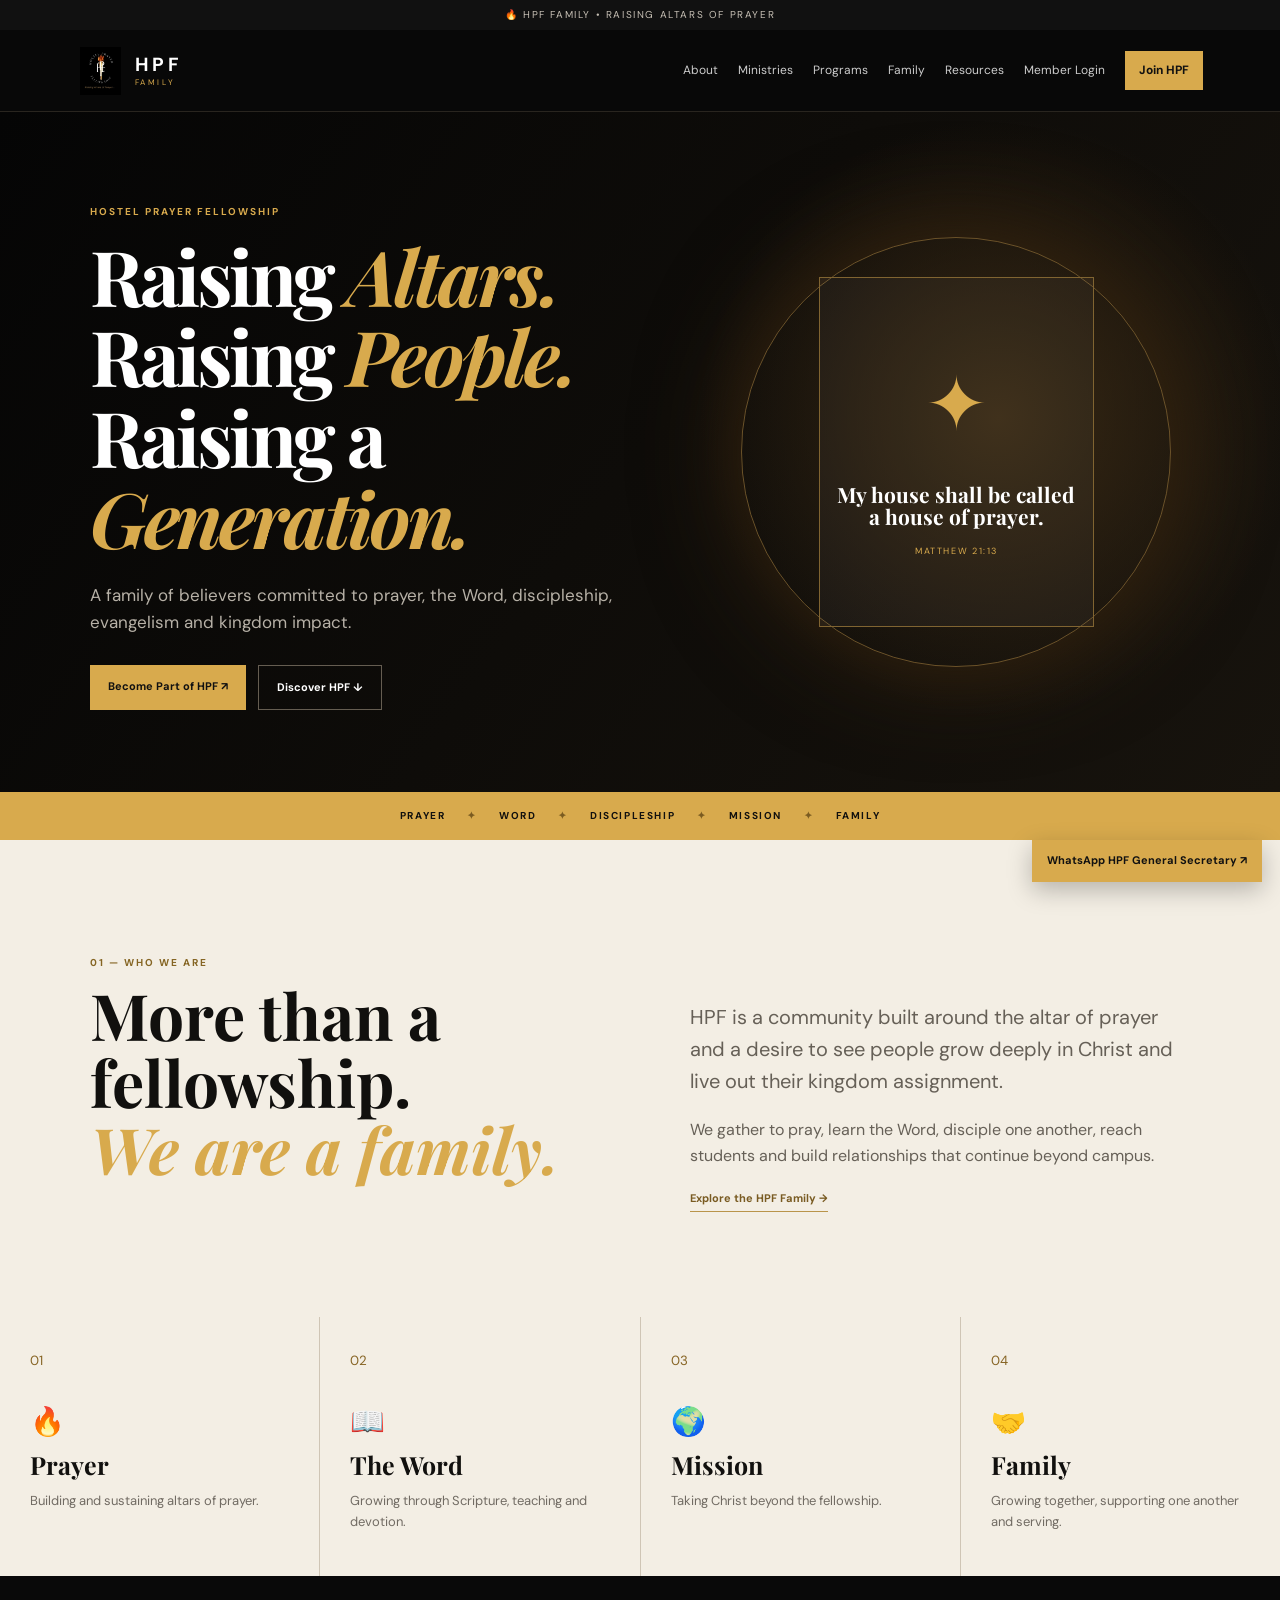
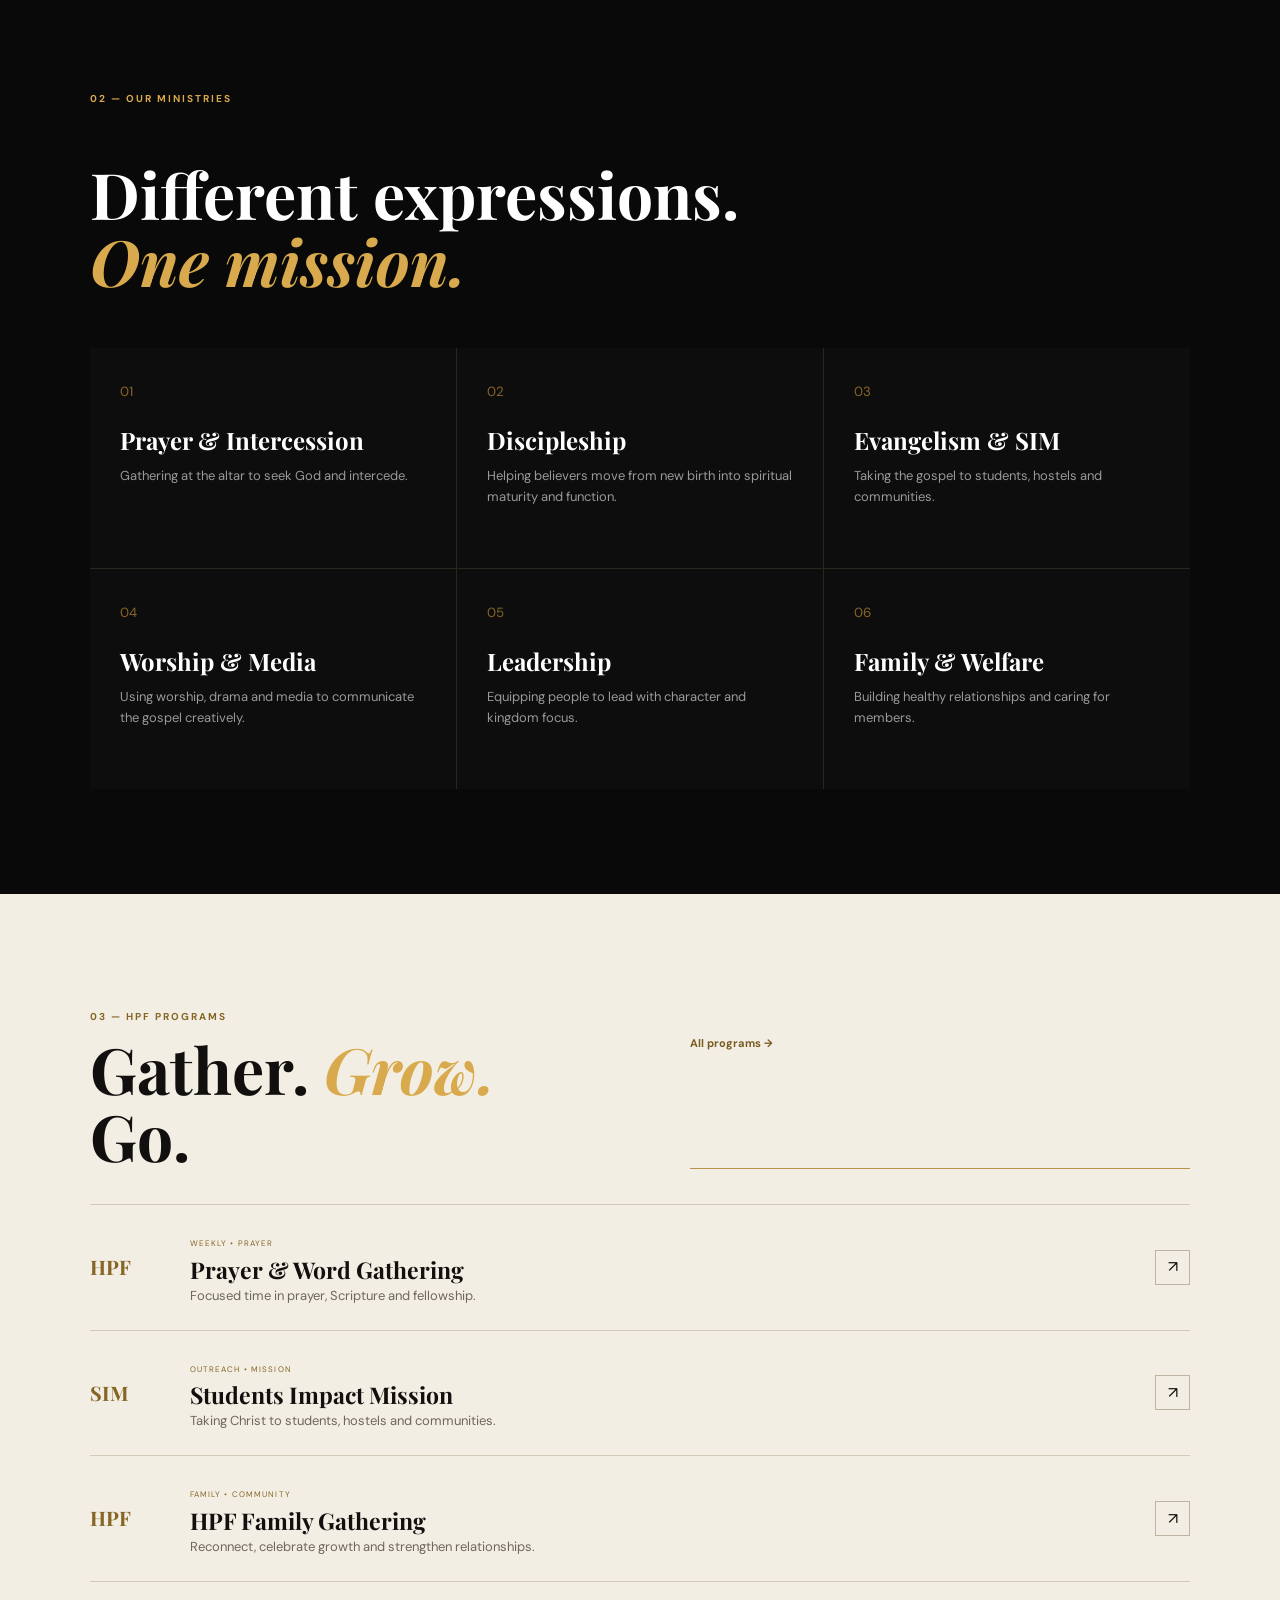
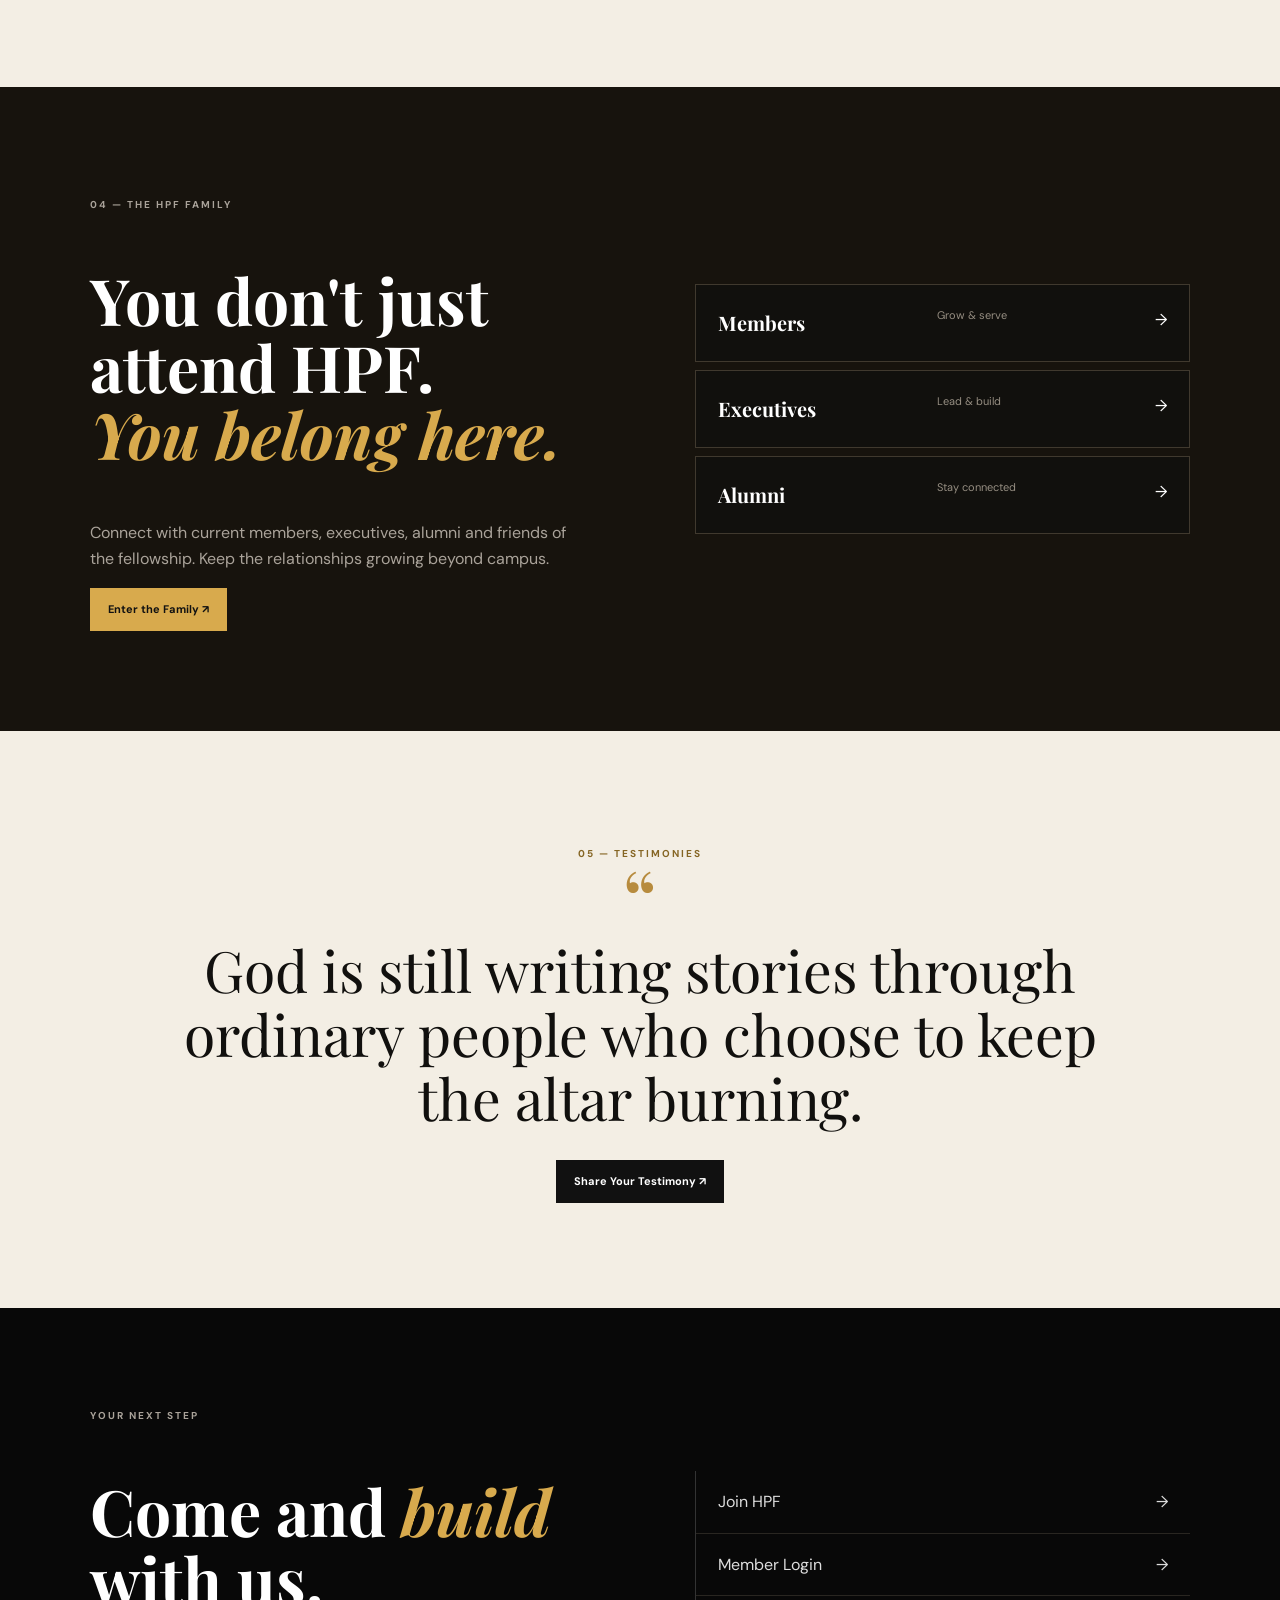
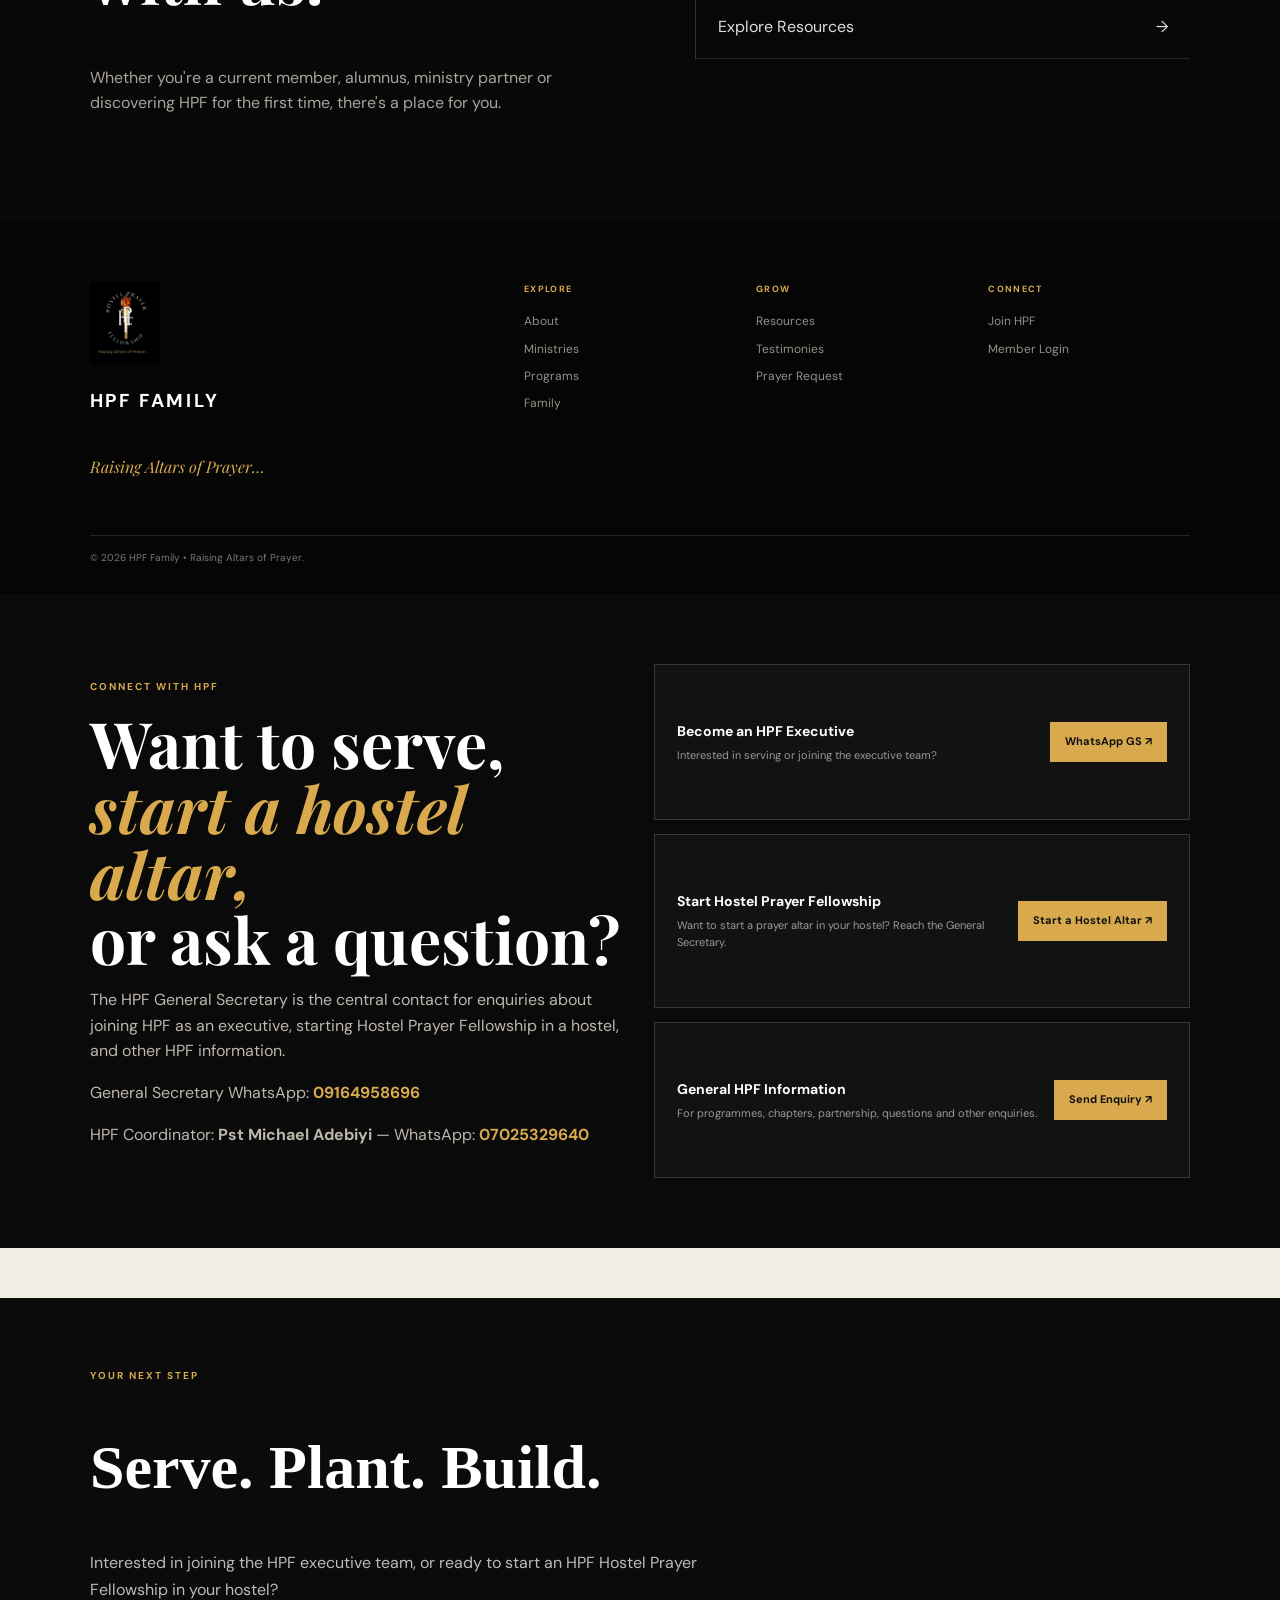
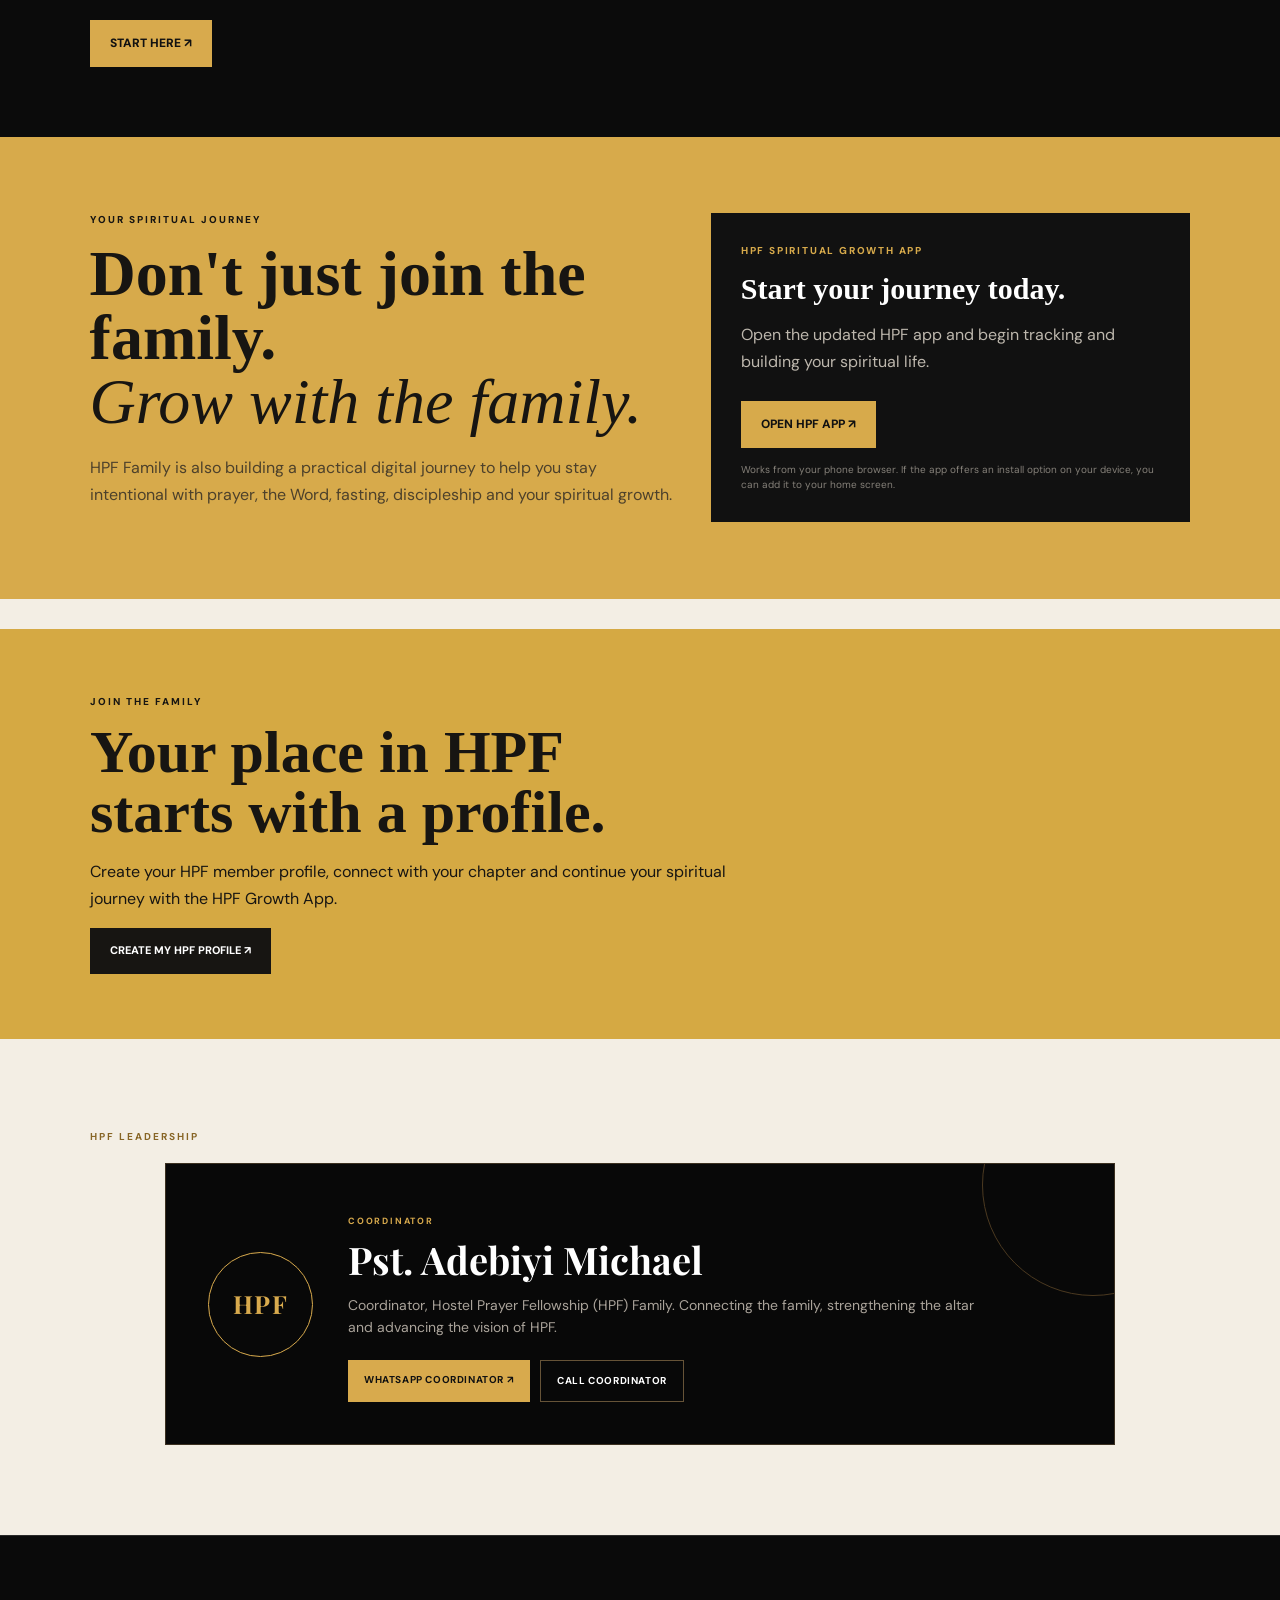
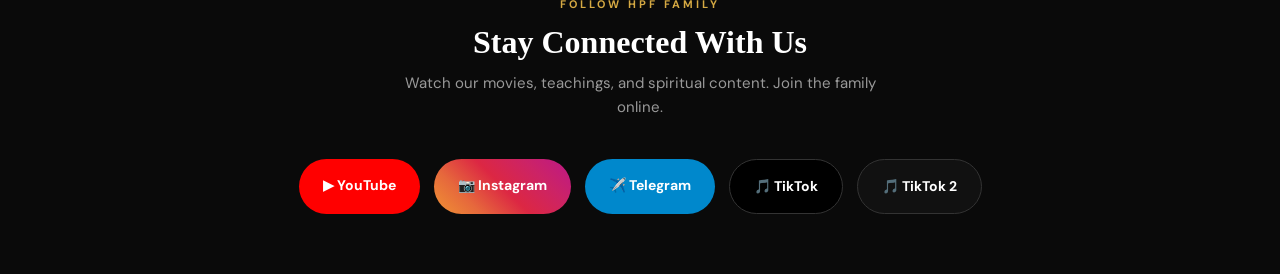
<file: index.html>
<!doctype html><html lang="en"><head><meta charset="utf-8"><meta name="viewport" content="width=device-width,initial-scale=1"><title>HPF Family — Raising Altars of Prayer</title><meta name="description" content="HPF Family: prayer, discipleship, evangelism, worship and kingdom family."><style>
@import url('https://fonts.googleapis.com/css2?family=DM+Sans:wght@400;500;700&family=Playfair+Display:ital,wght@0,600;0,700;1,600;1,700&display=swap');
:root{--bg:#f3eee4;--ink:#11100e;--black:#070707;--gold:#d8aa4d;--muted:#777168;--line:#d3c9b7}*{box-sizing:border-box}html{scroll-behavior:smooth}body{margin:0;background:var(--bg);color:var(--ink);font-family:'DM Sans',sans-serif;line-height:1.6}a{text-decoration:none;color:inherit}.top{background:#111;color:#c7c0b5;text-align:center;font-size:10px;letter-spacing:.16em;padding:7px}.top:first-letter{color:var(--gold)}header{height:82px;background:#080808;color:white;display:flex;align-items:center;justify-content:space-between;padding:0 6%;position:sticky;top:0;z-index:10;border-bottom:1px solid #29251f}.brand{display:flex;align-items:center;gap:10px}.brand img{width:48px;height:48px;object-fit:contain}.brand span{display:flex;flex-direction:column;line-height:1}.brand strong{letter-spacing:.18em;font-size:19px}.brand small{color:var(--gold);font-size:8px;letter-spacing:.32em;margin-top:4px}nav{display:flex;align-items:center;gap:20px;font-size:12px}nav a{color:#ccc}nav a:hover{color:var(--gold)}nav .gold{background:var(--gold);color:#111;padding:10px 14px;font-weight:700}.menu{display:none;background:none;color:white;border:0;font-size:25px}.hero{min-height:680px;background:radial-gradient(circle at 78% 45%,#392914 0,transparent 28%),linear-gradient(125deg,#050505,#17130d);color:#fff;padding:80px 7%;display:grid;grid-template-columns:1.15fr .85fr;align-items:center}.eyebrow{font-size:10px;letter-spacing:.2em;font-weight:700;color:var(--gold)}.darktext{color:#856523}h1,h2,h3{font-family:'Playfair Display',serif;line-height:1.05}h1{font-size:clamp(48px,6vw,88px);letter-spacing:-.04em;margin:15px 0 25px}h1 i,h2 i{color:var(--gold);font-style:italic}.sub{color:#b7b1a7;max-width:600px;font-size:17px}.actions{display:flex;gap:12px;margin-top:28px;flex-wrap:wrap}.btn{display:inline-block;padding:13px 18px;font-size:11px;font-weight:700}.btn.gold{background:var(--gold);color:#111}.btn.outline{border:1px solid #655d51}.btn.black{background:#111;color:#fff}.hero-card{height:420px;display:grid;place-items:center;position:relative}.ring{position:absolute;width:430px;height:430px;border:1px solid #6b5229;border-radius:50%;box-shadow:0 0 100px #35230e}.verse{position:relative;width:275px;height:350px;border:1px solid #806431;background:#ffffff09;display:grid;place-items:center;align-content:center;text-align:center}.verse span{font-size:75px;color:var(--gold)}.verse h2{font-size:21px}.verse small{font-size:9px;color:var(--gold);letter-spacing:.18em}.ticker{display:flex;justify-content:center;gap:22px;background:var(--gold);padding:16px;font-size:10px;font-weight:700;letter-spacing:.16em}.ticker b{color:#7b5c21}.section{padding:105px 7%}.split{display:grid;grid-template-columns:1fr 1fr;gap:9%}.split h2{font-size:clamp(42px,5vw,68px);margin:0}.lead{font-size:20px}.split p{color:#666057}.link{display:inline-block;color:#795b22;font-size:11px;font-weight:700;border-bottom:1px solid #b9944a;padding-bottom:3px}.pillars{display:grid;grid-template-columns:repeat(4,1fr);gap:1px;background:#cfc5b5}.pillars article{background:var(--bg);padding:30px;min-height:230px}.pillars small,.cards small{color:#876525}.pillars article div{font-size:28px;margin-top:28px}.pillars h3{font-size:25px;margin:7px 0}.pillars p,.cards p{color:#716b63;font-size:13px}.dark{background:#090909;color:white}.dark h2{font-size:clamp(44px,5vw,68px)}.cards{display:grid;grid-template-columns:repeat(3,1fr);gap:1px;background:#29251f;margin-top:45px}.cards article{background:#0d0d0d;padding:30px;min-height:220px}.cards h3{font-size:24px;margin:25px 0 8px}.cards p{color:#999}.events{border-top:1px solid var(--line);margin-top:35px}.events a{display:grid;grid-template-columns:80px 1fr 35px;gap:20px;align-items:center;border-bottom:1px solid var(--line);padding:23px 0}.events>a>b{font-family:'Playfair Display';font-size:20px;color:#876525}.events small{font-size:8px;color:#876525;letter-spacing:.14em}.events h3{margin:4px 0;font-size:23px}.events p{margin:0;color:#6d675e;font-size:13px}.events span{border:1px solid #bfb4a1;width:35px;height:35px;display:grid;place-items:center}.familyband{background:#17130d;color:#fff;padding:100px 7%;display:grid;grid-template-columns:1fr 1fr;gap:10%;align-items:center}.familyband h2,.cta h2{font-size:clamp(44px,5vw,68px)}.familyband p,.cta p{color:#aaa39a;max-width:600px}.familylinks{display:grid;gap:8px}.familylinks a{padding:22px;border:1px solid #40392e;display:grid;grid-template-columns:1fr 1fr auto;background:#11100d}.familylinks b{font-family:'Playfair Display';font-size:20px}.familylinks span{font-size:11px;color:#968e82}.quote{text-align:center}.quote>div{font-family:'Playfair Display';font-size:85px;color:#b78b3d;line-height:.6}.quote blockquote{font-family:'Playfair Display';font-size:clamp(30px,4.5vw,57px);line-height:1.12;max-width:950px;margin:15px auto 30px}.cta{background:#080808;color:#fff;padding:90px 7%;display:grid;grid-template-columns:1fr 1fr;gap:10%;align-items:center}.quick{border-left:1px solid #333}.quick a{display:flex;justify-content:space-between;padding:18px 22px;border-bottom:1px solid #292621;color:#ddd}.quick a:hover{color:var(--gold)}footer{background:#050505;color:#fff;padding:60px 7% 20px;display:grid;grid-template-columns:2fr 1fr 1fr 1fr;gap:30px}footer img{width:70px}footer h3{font-family:'DM Sans';letter-spacing:.15em}footer p{color:var(--gold);font-family:'Playfair Display';font-style:italic}footer div{display:flex;flex-direction:column;gap:8px}footer div b{font-size:9px;letter-spacing:.15em;color:var(--gold);margin-bottom:8px}footer div a{font-size:12px;color:#969087}.copy{grid-column:1/-1;border-top:1px solid #26231f;padding-top:15px;font:10px 'DM Sans';color:#777}
@media(max-width:900px){nav{display:none;position:absolute;top:82px;left:0;right:0;background:#080808;padding:18px 6%;flex-direction:column;align-items:stretch}.open{display:flex}.menu{display:block}.hero{grid-template-columns:1fr}.hero-card{height:380px}.split,.familyband,.cta{grid-template-columns:1fr}.pillars,.cards{grid-template-columns:repeat(2,1fr)}}@media(max-width:600px){.hero{padding:60px 6%}.ring{width:310px;height:310px}.verse{width:220px;height:285px}.section{padding:75px 6%}.pillars,.cards{grid-template-columns:1fr}.events a{grid-template-columns:55px 1fr 35px}footer{grid-template-columns:1fr 1fr}footer>div:first-child{grid-column:1/-1}}

</style></head><body>
<div class="top">🔥 HPF FAMILY • RAISING ALTARS OF PRAYER</div>
<header><a class="brand" href="index.html"><img src="[data-uri]"><span><strong>HPF</strong><small>FAMILY</small></span></a><button class="menu" onclick="document.querySelector('nav').classList.toggle('open')">☰</button><nav><a href="#about">About</a><a href="#ministries">Ministries</a><a href="programs.html">Programs</a><a href="family.html">Family</a><a href="resources.html">Resources</a><a href="login.html">Member Login</a><a class="gold" href="join.html">Join HPF</a></nav></header>
<section class="hero"><div><p class="eyebrow">HOSTEL PRAYER FELLOWSHIP</p><h1>Raising <i>Altars.</i><br>Raising <i>People.</i><br>Raising a <i>Generation.</i></h1><p class="sub">A family of believers committed to prayer, the Word, discipleship, evangelism and kingdom impact.</p><div class="actions"><a class="btn gold" href="join.html">Become Part of HPF ↗</a><a class="btn outline" href="#about">Discover HPF ↓</a></div></div><div class="hero-card"><div class="ring"></div><div class="verse"><span>✦</span><h2>My house shall be called<br>a house of prayer.</h2><small>MATTHEW 21:13</small></div></div></section>
<div class="ticker"><span>PRAYER</span><b>✦</b><span>WORD</span><b>✦</b><span>DISCIPLESHIP</span><b>✦</b><span>MISSION</span><b>✦</b><span>FAMILY</span></div>
<section class="section" id="about"><p class="eyebrow darktext">01 — WHO WE ARE</p><div class="split"><h2>More than a fellowship.<br><i>We are a family.</i></h2><div><p class="lead">HPF is a community built around the altar of prayer and a desire to see people grow deeply in Christ and live out their kingdom assignment.</p><p>We gather to pray, learn the Word, disciple one another, reach students and build relationships that continue beyond campus.</p><a class="link" href="family.html">Explore the HPF Family →</a></div></div></section>
<section class="pillars"><article><small>01</small><div>🔥</div><h3>Prayer</h3><p>Building and sustaining altars of prayer.</p></article><article><small>02</small><div>📖</div><h3>The Word</h3><p>Growing through Scripture, teaching and devotion.</p></article><article><small>03</small><div>🌍</div><h3>Mission</h3><p>Taking Christ beyond the fellowship.</p></article><article><small>04</small><div>🤝</div><h3>Family</h3><p>Growing together, supporting one another and serving.</p></article></section>
<section class="dark section" id="ministries"><p class="eyebrow">02 — OUR MINISTRIES</p><h2>Different expressions.<br><i>One mission.</i></h2><div class="cards"><article><small>01</small><h3>Prayer & Intercession</h3><p>Gathering at the altar to seek God and intercede.</p></article><article><small>02</small><h3>Discipleship</h3><p>Helping believers move from new birth into spiritual maturity and function.</p></article><article><small>03</small><h3>Evangelism & SIM</h3><p>Taking the gospel to students, hostels and communities.</p></article><article><small>04</small><h3>Worship & Media</h3><p>Using worship, drama and media to communicate the gospel creatively.</p></article><article><small>05</small><h3>Leadership</h3><p>Equipping people to lead with character and kingdom focus.</p></article><article><small>06</small><h3>Family & Welfare</h3><p>Building healthy relationships and caring for members.</p></article></div></section>
<section class="section"><p class="eyebrow darktext">03 — HPF PROGRAMS</p><div class="split head"><h2>Gather. <i>Grow.</i> Go.</h2><a class="link" href="programs.html">All programs →</a></div><div class="events"><a href="programs.html"><b>HPF</b><div><small>WEEKLY • PRAYER</small><h3>Prayer & Word Gathering</h3><p>Focused time in prayer, Scripture and fellowship.</p></div><span>↗</span></a><a href="programs.html"><b>SIM</b><div><small>OUTREACH • MISSION</small><h3>Students Impact Mission</h3><p>Taking Christ to students, hostels and communities.</p></div><span>↗</span></a><a href="programs.html"><b>HPF</b><div><small>FAMILY • COMMUNITY</small><h3>HPF Family Gathering</h3><p>Reconnect, celebrate growth and strengthen relationships.</p></div><span>↗</span></a></div></section>
<section class="familyband"><div><p class="eyebrow">04 — THE HPF FAMILY</p><h2>You don't just attend HPF.<br><i>You belong here.</i></h2><p>Connect with current members, executives, alumni and friends of the fellowship. Keep the relationships growing beyond campus.</p><a class="btn gold" href="family.html">Enter the Family ↗</a></div><div class="familylinks"><a href="family.html"><b>Members</b><span>Grow & serve</span>→</a><a href="family.html"><b>Executives</b><span>Lead & build</span>→</a><a href="family.html"><b>Alumni</b><span>Stay connected</span>→</a></div></section>
<section class="section quote"><p class="eyebrow darktext">05 — TESTIMONIES</p><div>“</div><blockquote>God is still writing stories through ordinary people who choose to keep the altar burning.</blockquote><a class="btn black" href="testimony.html">Share Your Testimony ↗</a></section>
<section class="cta"><div><p class="eyebrow">YOUR NEXT STEP</p><h2>Come and <i>build</i><br>with us.</h2><p>Whether you're a current member, alumnus, ministry partner or discovering HPF for the first time, there's a place for you.</p></div><div class="quick"><a href="join.html">Join HPF <span>→</span></a><a href="login.html">Member Login <span>→</span></a><a href="resources.html">Explore Resources <span>→</span></a></div></section>
<footer><div><img src="[data-uri]"><h3>HPF FAMILY</h3><p>Raising Altars of Prayer…</p></div><div><b>EXPLORE</b><a href="#about">About</a><a href="#ministries">Ministries</a><a href="programs.html">Programs</a><a href="family.html">Family</a></div><div><b>GROW</b><a href="resources.html">Resources</a><a href="testimony.html">Testimonies</a><a href="join.html">Prayer Request</a></div><div><b>CONNECT</b><a href="join.html">Join HPF</a><a href="login.html">Member Login</a></div><p class="copy">© 2026 HPF Family • Raising Altars of Prayer.</p></footer><script>
// HPF Family front-end interactions.
console.log('HPF Family website loaded.');

</script>
<style>
.hpf-contact{background:#0a0a0a;color:#fff;padding:70px 7%;position:relative;overflow:hidden}
.hpf-contact .contact-grid{max-width:1180px;margin:auto;display:grid;grid-template-columns:1fr 1fr;gap:28px;align-items:stretch}
.hpf-contact .contact-intro{padding:15px 0}
.hpf-contact .contact-label{font-size:10px;letter-spacing:.2em;color:#d8aa4d;font-weight:700}
.hpf-contact h2{font-family:'Playfair Display',serif;font-size:clamp(38px,5vw,64px);line-height:1.02;margin:15px 0}
.hpf-contact h2 em{color:#d8aa4d}
.hpf-contact p{color:#bdb7ad;max-width:650px}
.hpf-actions{display:grid;gap:14px}
.hpf-action{border:1px solid #3b372f;padding:20px 22px;background:#121212;display:flex;justify-content:space-between;align-items:center;gap:16px}
.hpf-action b{display:block;font-size:14px}
.hpf-action span{display:block;color:#999;font-size:11px;margin-top:4px}
.hpf-wa{display:inline-flex;align-items:center;justify-content:center;background:#d8aa4d;color:#111;padding:11px 15px;font-weight:700;font-size:11px;white-space:nowrap}
.hpf-number{color:#d8aa4d;font-weight:700}
.hpf-float{position:fixed;right:18px;bottom:18px;z-index:50;background:#d8aa4d;color:#111;padding:12px 15px;font-size:11px;font-weight:700;box-shadow:0 8px 25px rgba(0,0,0,.25)}
@media(max-width:760px){.hpf-contact .contact-grid{grid-template-columns:1fr}.hpf-action{align-items:flex-start;flex-direction:column}.hpf-wa{width:100%}.hpf-float{right:12px;bottom:12px}}
</style>

<section class="hpf-contact" id="contact-general-secretary">
  <div class="contact-grid">
    <div class="contact-intro">
      <div class="contact-label">CONNECT WITH HPF</div>
      <h2>Want to serve,<br><em>start a hostel altar,</em><br>or ask a question?</h2>
      <p>
        The HPF General Secretary is the central contact for enquiries about
        joining HPF as an executive, starting Hostel Prayer Fellowship in a hostel,
        and other HPF information.
      </p>
      <p>General Secretary WhatsApp: <span class="hpf-number">09164958696</span></p>
      <p>HPF Coordinator: <strong>Pst Michael Adebiyi</strong> — WhatsApp: <span class="hpf-number">07025329640</span></p>
    </div>
    <div class="hpf-actions">
      <div class="hpf-action">
        <div><b>Become an HPF Executive</b><span>Interested in serving or joining the executive team?</span></div>
        <a class="hpf-wa" target="_blank" rel="noopener" href="https://wa.me/2349164958696?text=Hello%20HPF%20General%20Secretary%2C%20I%20am%20interested%20in%20serving%20as%20an%20HPF%20Executive.%20Please%20guide%20me.">WhatsApp GS ↗</a>
      </div>
      <div class="hpf-action">
        <div><b>Start Hostel Prayer Fellowship</b><span>Want to start a prayer altar in your hostel? Reach the General Secretary.</span></div>
        <a class="hpf-wa" target="_blank" rel="noopener" href="https://wa.me/2349164958696?text=Hello%20HPF%20General%20Secretary%2C%20we%20would%20like%20to%20start%20Hostel%20Prayer%20Fellowship%20in%20our%20hostel.%20Please%20guide%20us.">Start a Hostel Altar ↗</a>
      </div>
      <div class="hpf-action">
        <div><b>General HPF Information</b><span>For programmes, chapters, partnership, questions and other enquiries.</span></div>
        <a class="hpf-wa" target="_blank" rel="noopener" href="https://wa.me/2349164958696?text=Hello%20HPF%20General%20Secretary%2C%20I%20would%20like%20to%20make%20an%20enquiry%20about%20HPF.">Send Enquiry ↗</a>
      </div>
    </div>
  </div>
</section>

<a class="hpf-float" target="_blank" rel="noopener"
href="https://wa.me/2349164958696?text=Hello%20HPF%20General%20Secretary%2C%20I%20would%20like%20to%20make%20an%20enquiry%20about%20HPF.">
WhatsApp HPF General Secretary ↗
</a>

<section style="background:#0b0b0b;color:#fff;padding:70px 7%;margin-top:50px">
  <div style="max-width:1100px;margin:auto">
    <div style="font-size:10px;letter-spacing:.2em;color:#d8aa4d;font-weight:700">YOUR NEXT STEP</div>
    <h2 style="font-family:Georgia,serif;font-size:clamp(38px,5vw,62px);line-height:1">Serve. Plant. Build.</h2>
    <p style="color:#bbb;max-width:680px;line-height:1.7">Interested in joining the HPF executive team, or ready to start an HPF Hostel Prayer Fellowship in your hostel?</p>
    <a href="serve.html" style="display:inline-block;background:#d8aa4d;color:#111;text-decoration:none;padding:14px 20px;font-weight:800;font-size:12px">START HERE ↗</a>
  </div>
</section>

<style>
.hpf-app-promo{background:#d7aa4b;color:#171512;padding:75px 7%;margin-top:0}
.app-promo-inner{max-width:1120px;margin:auto;display:grid;grid-template-columns:1.1fr .9fr;gap:35px;align-items:center}
.app-label{font-size:10px;letter-spacing:.2em;font-weight:800}
.hpf-app-promo h2{font-family:Georgia,serif;font-size:clamp(40px,5vw,65px);line-height:1;margin:14px 0 20px}
.hpf-app-promo h2 em{font-weight:400}
.hpf-app-promo p{max-width:650px;line-height:1.7;color:#4d412b}
.app-card{background:#111;color:#fff;padding:30px}
.app-card-title{font-size:10px;letter-spacing:.18em;color:#d7aa4b;font-weight:800}
.app-card h3{font-family:Georgia,serif;font-size:30px;margin:14px 0}
.app-card p{color:#bdb7ad}
.app-button{display:inline-block;background:#d7aa4b;color:#111;text-decoration:none;padding:14px 20px;font-weight:800;font-size:12px;margin:10px 0 14px}
.app-card small{display:block;color:#858079;line-height:1.5;font-size:10px}
@media(max-width:760px){.app-promo-inner{grid-template-columns:1fr}}
</style>

<section class="hpf-app-promo" id="spiritual-growth-app">
  <div class="app-promo-inner">
    <div>
      <div class="app-label">YOUR SPIRITUAL JOURNEY</div>
      <h2>Don't just join the family.<br><em>Grow with the family.</em></h2>
      <p>
        HPF Family is also building a practical digital journey to help you
        stay intentional with prayer, the Word, fasting, discipleship and
        your spiritual growth.
      </p>
    </div>
    <div class="app-card">
      <div class="app-card-title">HPF SPIRITUAL GROWTH APP</div>
      <h3>Start your journey today.</h3>
      <p>Open the updated HPF app and begin tracking and building your spiritual life.</p>
      <a class="app-button" target="_blank" rel="noopener" href="https://incredible-gecko-e48a13.netlify.app/">OPEN HPF APP ↗</a>
      <small>Works from your phone browser. If the app offers an install option on your device, you can add it to your home screen.</small>
    </div>
  </div>
</section>
<section style="background:#d5a943;color:#171512;padding:65px 7%;margin-top:30px"><div style="max-width:1100px;margin:auto"><div style="font-size:10px;letter-spacing:.2em;font-weight:800">JOIN THE FAMILY</div><h2 style="font-family:Georgia,serif;font-size:clamp(38px,5vw,60px);line-height:1;margin:12px 0">Your place in HPF<br>starts with a profile.</h2><p style="max-width:650px;line-height:1.7">Create your HPF member profile, connect with your chapter and continue your spiritual journey with the HPF Growth App.</p><a href="member.html" style="display:inline-block;background:#171512;color:#fff;text-decoration:none;padding:14px 20px;font-size:11px;font-weight:800">CREATE MY HPF PROFILE ↗</a></div></section><!-- HPF COORDINATOR -->
<section class="hpf-coordinator">
  <div class="coordinator-label">HPF LEADERSHIP</div>

  <div class="coordinator-card">
    <div class="coordinator-logo">HPF</div>

    <div class="coordinator-info">
      <span>COORDINATOR</span>
      <h2>Pst. Adebiyi Michael</h2>
      <p>
        Coordinator, Hostel Prayer Fellowship (HPF) Family.
        Connecting the family, strengthening the altar and advancing the
        vision of HPF.
      </p>

      <div class="coordinator-buttons">
        <a href="https://wa.me/2347025329640" target="_blank">
          WhatsApp Coordinator ↗
        </a>

        <a href="tel:+2347025329640">
          Call Coordinator
        </a>
      </div>
    </div>
  </div>
</section>

<style>
.hpf-coordinator{
  padding:90px 7%;
  background:#f3eee4;
}

.coordinator-label{
  color:#876525;
  font-size:10px;
  font-weight:700;
  letter-spacing:.2em;
  margin-bottom:18px;
}

.coordinator-card{
  max-width:950px;
  margin:auto;
  padding:42px;
  background:#080808;
  color:#fff;
  border:1px solid #3b3020;
  display:flex;
  align-items:center;
  gap:35px;
  position:relative;
  overflow:hidden;
}

.coordinator-card:after{
  content:"";
  position:absolute;
  width:220px;
  height:220px;
  border:1px solid #4b3920;
  border-radius:50%;
  right:-90px;
  top:-90px;
}

.coordinator-logo{
  width:105px;
  height:105px;
  min-width:105px;
  border:1px solid #d8aa4d;
  border-radius:50%;
  display:grid;
  place-items:center;
  color:#d8aa4d;
  font-family:'Playfair Display',serif;
  font-size:25px;
  font-weight:700;
  letter-spacing:.05em;
}

.coordinator-info{
  position:relative;
  z-index:1;
}

.coordinator-info span{
  color:#d8aa4d;
  font-size:9px;
  font-weight:700;
  letter-spacing:.2em;
}

.coordinator-info h2{
  font-family:'Playfair Display',serif;
  font-size:38px;
  margin:8px 0;
}

.coordinator-info p{
  color:#aaa39a;
  max-width:650px;
  font-size:14px;
}

.coordinator-buttons{
  display:flex;
  gap:10px;
  flex-wrap:wrap;
  margin-top:22px;
}

.coordinator-buttons a{
  padding:12px 16px;
  font-size:10px;
  font-weight:700;
  text-transform:uppercase;
  letter-spacing:.06em;
  background:#d8aa4d;
  color:#111;
}

.coordinator-buttons a:last-child{
  background:transparent;
  color:#fff;
  border:1px solid #665337;
}

@media(max-width:600px){
  .hpf-coordinator{
    padding:65px 6%;
  }

  .coordinator-card{
    padding:30px 24px;
    flex-direction:column;
    align-items:flex-start;
  }

  .coordinator-info h2{
    font-size:30px;
  }
}
</style><!-- FOLLOW HPF FAMILY -->
<section style="background:#0a0a0a;color:#fff;padding:60px 20px;text-align:center;border-top:1px solid #2a2a2a;">
  <div style="max-width:900px;margin:0 auto;">
    <div style="font-size:11px;letter-spacing:3px;color:#d5a943;font-weight:700;margin-bottom:12px;">FOLLOW HPF FAMILY</div>
    <h2 style="font-family:Georgia,serif;font-size:32px;margin:0 0 12px;color:#fff;">Stay Connected With Us</h2>
    <p style="color:#999;margin:0 0 40px;font-size:15px;max-width:520px;margin-left:auto;margin-right:auto;">Watch our movies, teachings, and spiritual content. Join the family online.</p>
    <div style="display:flex;flex-wrap:wrap;justify-content:center;gap:14px;">
      <a href="https://youtube.com/@hpffamily" target="_blank" style="background:#FF0000;color:#fff;padding:15px 24px;border-radius:50px;text-decoration:none;font-weight:700;font-size:14px;">▶ YouTube</a>
      <a href="https://www.instagram.com/hpffamily_2024" target="_blank" style="background:linear-gradient(45deg,#f09433,#e6683c,#dc2743,#cc2366,#bc1888);color:#fff;padding:15px 24px;border-radius:50px;text-decoration:none;font-weight:700;font-size:14px;">📷 Instagram</a>
      <a href="https://t.me/+gHrRml7LnZk3MWI0" target="_blank" style="background:#0088cc;color:#fff;padding:15px 24px;border-radius:50px;text-decoration:none;font-weight:700;font-size:14px;">✈️ Telegram</a>
      <a href="https://vm.tiktok.com/ZS9krwjtT5ycF-wBm2e/" target="_blank" style="background:#000;color:#fff;padding:15px 24px;border-radius:50px;text-decoration:none;font-weight:700;font-size:14px;border:1px solid #333;">🎵 TikTok</a>
      <a href="https://vm.tiktok.com/ZS9krw4PyJAhj-CHrc2/" target="_blank" style="background:#111;color:#fff;padding:15px 24px;border-radius:50px;text-decoration:none;font-weight:700;font-size:14px;border:1px solid #333;">🎵 TikTok 2</a>
    </div>
  </div>
</section>
</body></html>
</file>
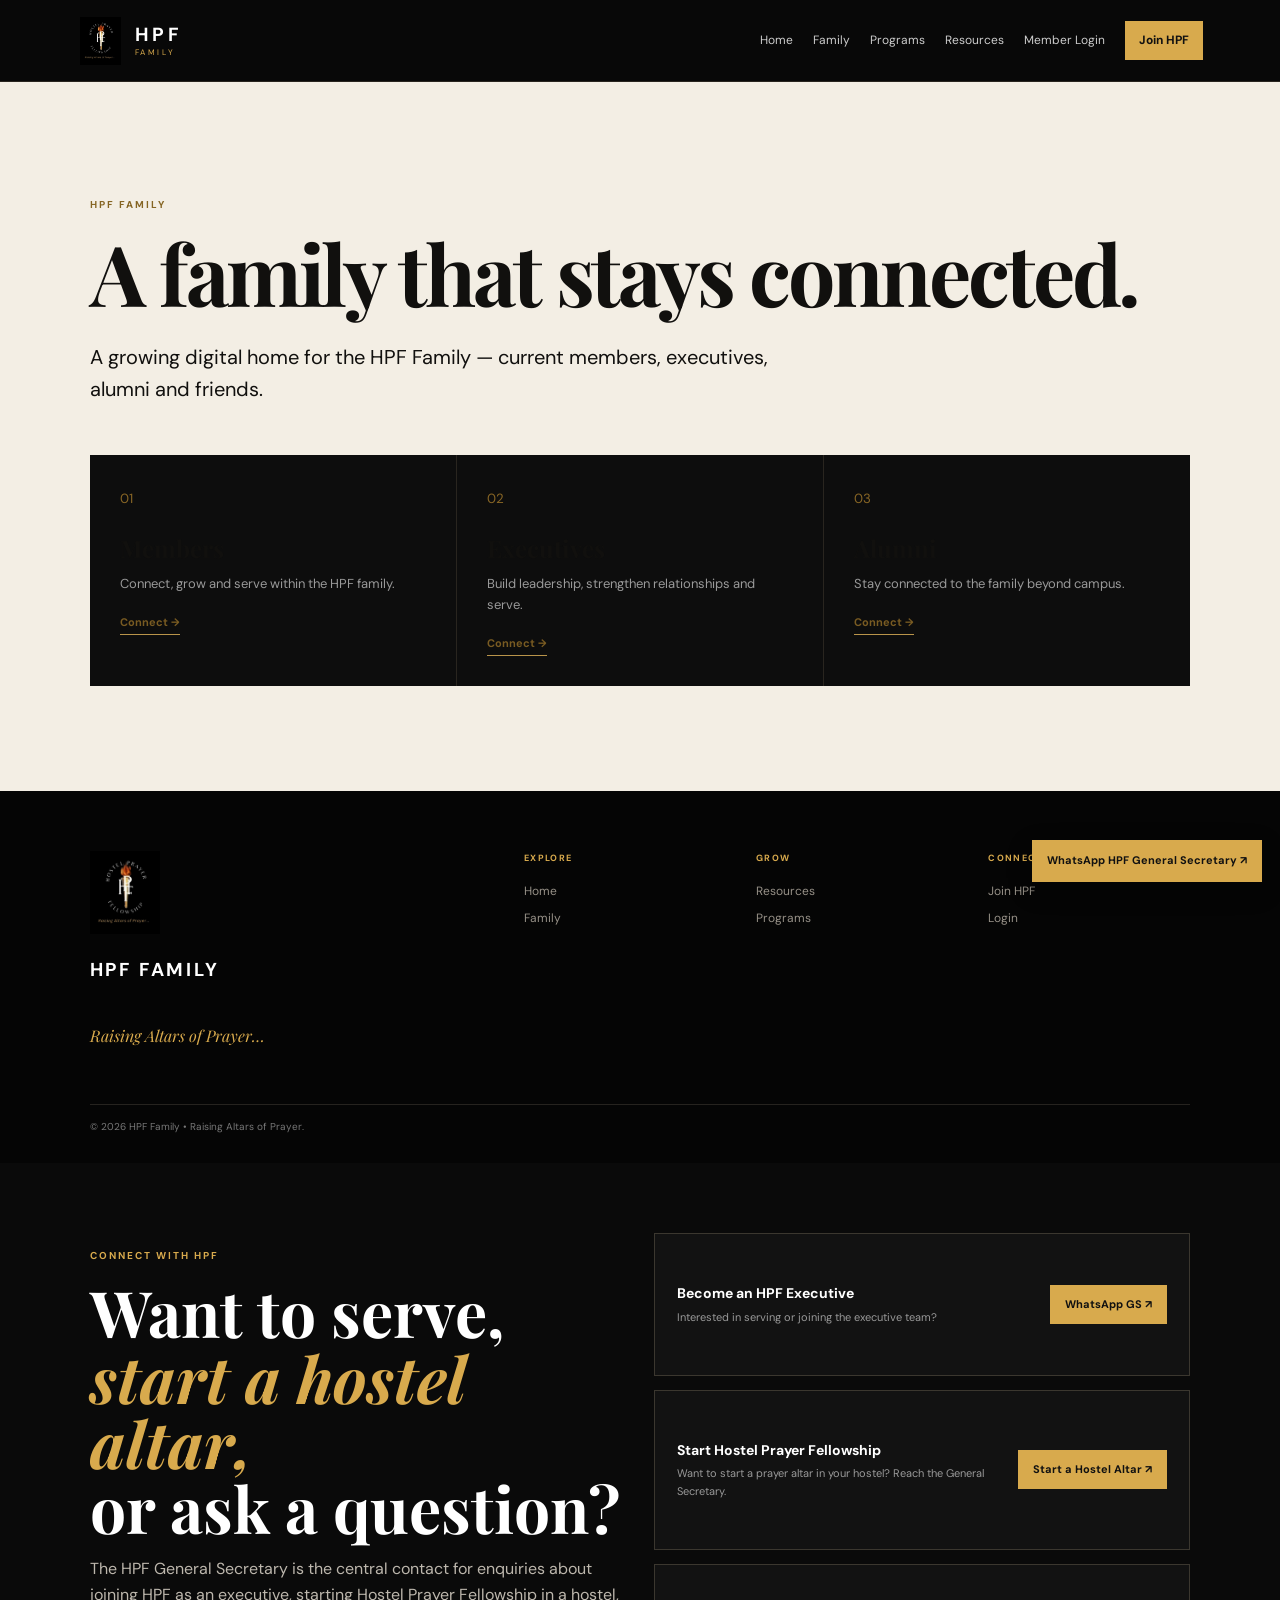
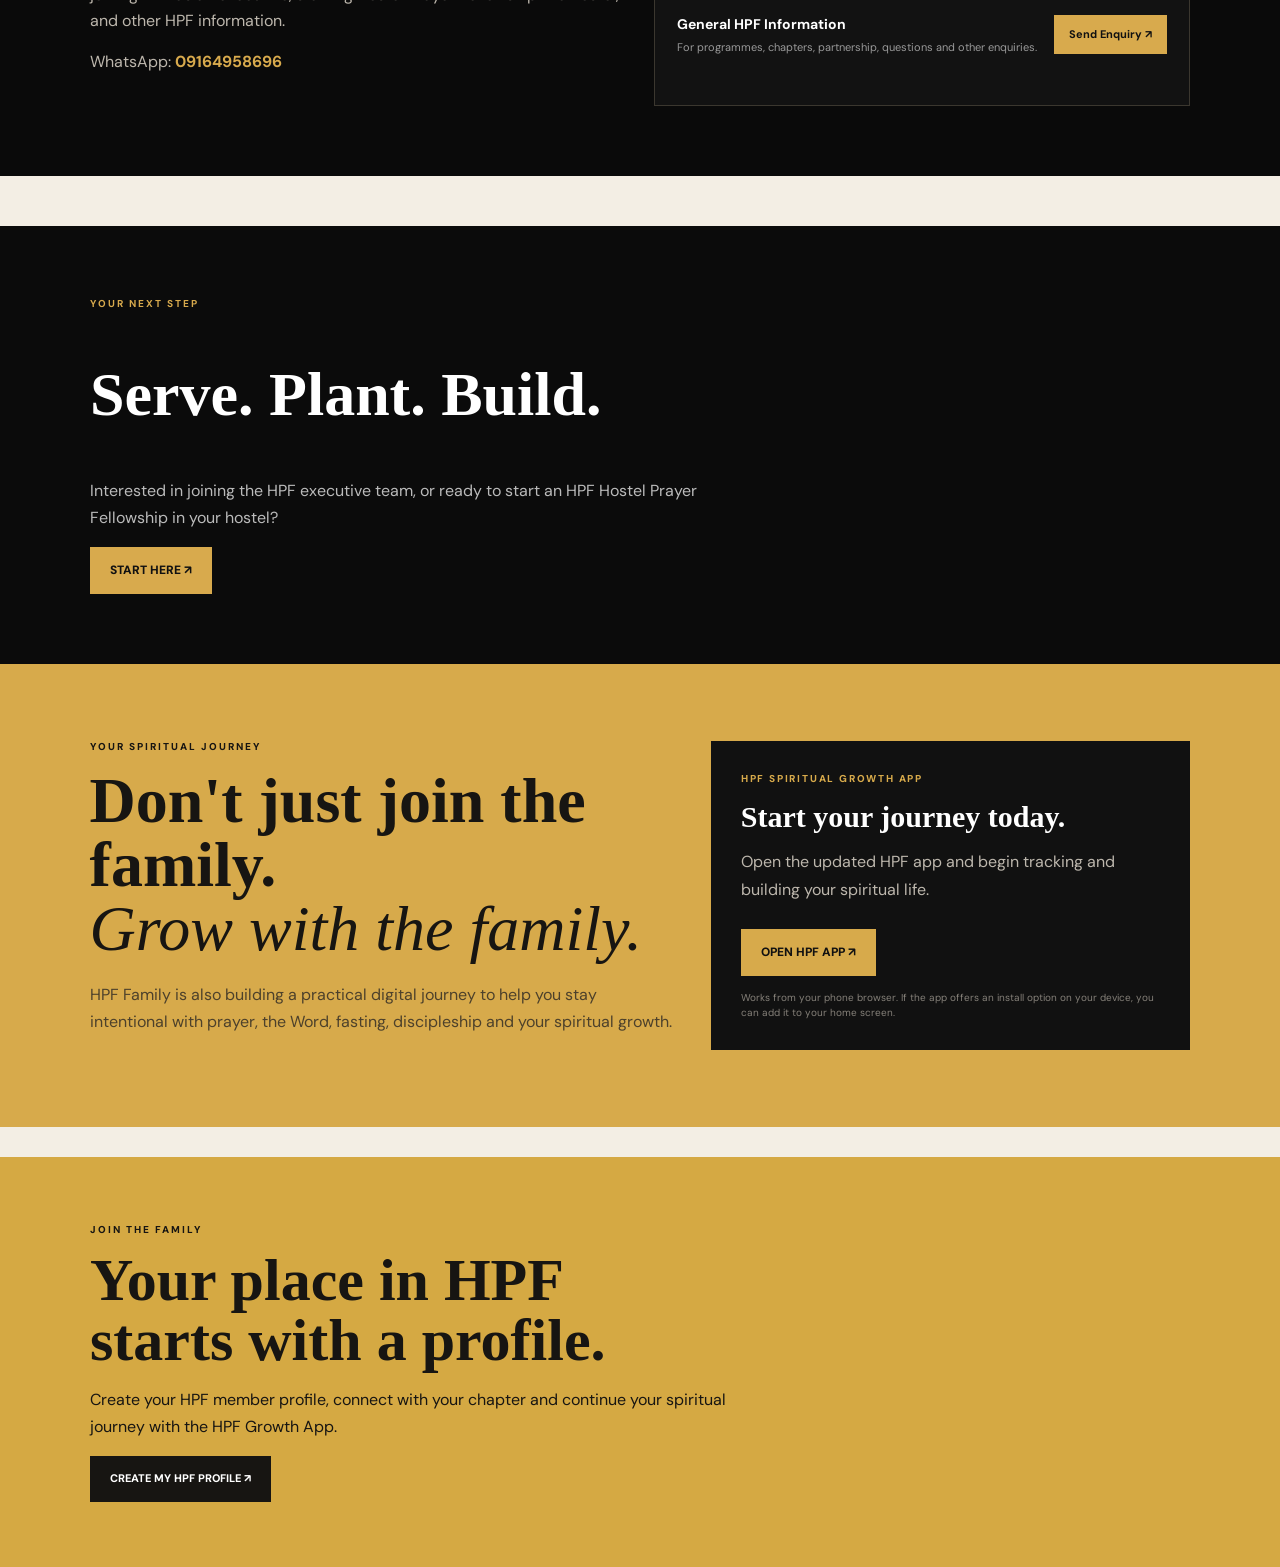
<file: family.html>
<!doctype html><html lang="en"><head><meta charset="utf-8"><meta name="viewport" content="width=device-width,initial-scale=1"><title>HPF Family — HPF Family</title><style>
@import url('https://fonts.googleapis.com/css2?family=DM+Sans:wght@400;500;700&family=Playfair+Display:ital,wght@0,600;0,700;1,600;1,700&display=swap');
:root{--bg:#f3eee4;--ink:#11100e;--black:#070707;--gold:#d8aa4d;--muted:#777168;--line:#d3c9b7}*{box-sizing:border-box}html{scroll-behavior:smooth}body{margin:0;background:var(--bg);color:var(--ink);font-family:'DM Sans',sans-serif;line-height:1.6}a{text-decoration:none;color:inherit}.top{background:#111;color:#c7c0b5;text-align:center;font-size:10px;letter-spacing:.16em;padding:7px}.top:first-letter{color:var(--gold)}header{height:82px;background:#080808;color:white;display:flex;align-items:center;justify-content:space-between;padding:0 6%;position:sticky;top:0;z-index:10;border-bottom:1px solid #29251f}.brand{display:flex;align-items:center;gap:10px}.brand img{width:48px;height:48px;object-fit:contain}.brand span{display:flex;flex-direction:column;line-height:1}.brand strong{letter-spacing:.18em;font-size:19px}.brand small{color:var(--gold);font-size:8px;letter-spacing:.32em;margin-top:4px}nav{display:flex;align-items:center;gap:20px;font-size:12px}nav a{color:#ccc}nav a:hover{color:var(--gold)}nav .gold{background:var(--gold);color:#111;padding:10px 14px;font-weight:700}.menu{display:none;background:none;color:white;border:0;font-size:25px}.hero{min-height:680px;background:radial-gradient(circle at 78% 45%,#392914 0,transparent 28%),linear-gradient(125deg,#050505,#17130d);color:#fff;padding:80px 7%;display:grid;grid-template-columns:1.15fr .85fr;align-items:center}.eyebrow{font-size:10px;letter-spacing:.2em;font-weight:700;color:var(--gold)}.darktext{color:#856523}h1,h2,h3{font-family:'Playfair Display',serif;line-height:1.05}h1{font-size:clamp(48px,6vw,88px);letter-spacing:-.04em;margin:15px 0 25px}h1 i,h2 i{color:var(--gold);font-style:italic}.sub{color:#b7b1a7;max-width:600px;font-size:17px}.actions{display:flex;gap:12px;margin-top:28px;flex-wrap:wrap}.btn{display:inline-block;padding:13px 18px;font-size:11px;font-weight:700}.btn.gold{background:var(--gold);color:#111}.btn.outline{border:1px solid #655d51}.btn.black{background:#111;color:#fff}.hero-card{height:420px;display:grid;place-items:center;position:relative}.ring{position:absolute;width:430px;height:430px;border:1px solid #6b5229;border-radius:50%;box-shadow:0 0 100px #35230e}.verse{position:relative;width:275px;height:350px;border:1px solid #806431;background:#ffffff09;display:grid;place-items:center;align-content:center;text-align:center}.verse span{font-size:75px;color:var(--gold)}.verse h2{font-size:21px}.verse small{font-size:9px;color:var(--gold);letter-spacing:.18em}.ticker{display:flex;justify-content:center;gap:22px;background:var(--gold);padding:16px;font-size:10px;font-weight:700;letter-spacing:.16em}.ticker b{color:#7b5c21}.section{padding:105px 7%}.split{display:grid;grid-template-columns:1fr 1fr;gap:9%}.split h2{font-size:clamp(42px,5vw,68px);margin:0}.lead{font-size:20px}.split p{color:#666057}.link{display:inline-block;color:#795b22;font-size:11px;font-weight:700;border-bottom:1px solid #b9944a;padding-bottom:3px}.pillars{display:grid;grid-template-columns:repeat(4,1fr);gap:1px;background:#cfc5b5}.pillars article{background:var(--bg);padding:30px;min-height:230px}.pillars small,.cards small{color:#876525}.pillars article div{font-size:28px;margin-top:28px}.pillars h3{font-size:25px;margin:7px 0}.pillars p,.cards p{color:#716b63;font-size:13px}.dark{background:#090909;color:white}.dark h2{font-size:clamp(44px,5vw,68px)}.cards{display:grid;grid-template-columns:repeat(3,1fr);gap:1px;background:#29251f;margin-top:45px}.cards article{background:#0d0d0d;padding:30px;min-height:220px}.cards h3{font-size:24px;margin:25px 0 8px}.cards p{color:#999}.events{border-top:1px solid var(--line);margin-top:35px}.events a{display:grid;grid-template-columns:80px 1fr 35px;gap:20px;align-items:center;border-bottom:1px solid var(--line);padding:23px 0}.events>a>b{font-family:'Playfair Display';font-size:20px;color:#876525}.events small{font-size:8px;color:#876525;letter-spacing:.14em}.events h3{margin:4px 0;font-size:23px}.events p{margin:0;color:#6d675e;font-size:13px}.events span{border:1px solid #bfb4a1;width:35px;height:35px;display:grid;place-items:center}.familyband{background:#17130d;color:#fff;padding:100px 7%;display:grid;grid-template-columns:1fr 1fr;gap:10%;align-items:center}.familyband h2,.cta h2{font-size:clamp(44px,5vw,68px)}.familyband p,.cta p{color:#aaa39a;max-width:600px}.familylinks{display:grid;gap:8px}.familylinks a{padding:22px;border:1px solid #40392e;display:grid;grid-template-columns:1fr 1fr auto;background:#11100d}.familylinks b{font-family:'Playfair Display';font-size:20px}.familylinks span{font-size:11px;color:#968e82}.quote{text-align:center}.quote>div{font-family:'Playfair Display';font-size:85px;color:#b78b3d;line-height:.6}.quote blockquote{font-family:'Playfair Display';font-size:clamp(30px,4.5vw,57px);line-height:1.12;max-width:950px;margin:15px auto 30px}.cta{background:#080808;color:#fff;padding:90px 7%;display:grid;grid-template-columns:1fr 1fr;gap:10%;align-items:center}.quick{border-left:1px solid #333}.quick a{display:flex;justify-content:space-between;padding:18px 22px;border-bottom:1px solid #292621;color:#ddd}.quick a:hover{color:var(--gold)}footer{background:#050505;color:#fff;padding:60px 7% 20px;display:grid;grid-template-columns:2fr 1fr 1fr 1fr;gap:30px}footer img{width:70px}footer h3{font-family:'DM Sans';letter-spacing:.15em}footer p{color:var(--gold);font-family:'Playfair Display';font-style:italic}footer div{display:flex;flex-direction:column;gap:8px}footer div b{font-size:9px;letter-spacing:.15em;color:var(--gold);margin-bottom:8px}footer div a{font-size:12px;color:#969087}.copy{grid-column:1/-1;border-top:1px solid #26231f;padding-top:15px;font:10px 'DM Sans';color:#777}
@media(max-width:900px){nav{display:none;position:absolute;top:82px;left:0;right:0;background:#080808;padding:18px 6%;flex-direction:column;align-items:stretch}.open{display:flex}.menu{display:block}.hero{grid-template-columns:1fr}.hero-card{height:380px}.split,.familyband,.cta{grid-template-columns:1fr}.pillars,.cards{grid-template-columns:repeat(2,1fr)}}@media(max-width:600px){.hero{padding:60px 6%}.ring{width:310px;height:310px}.verse{width:220px;height:285px}.section{padding:75px 6%}.pillars,.cards{grid-template-columns:1fr}.events a{grid-template-columns:55px 1fr 35px}footer{grid-template-columns:1fr 1fr}footer>div:first-child{grid-column:1/-1}}

</style></head><body><header><a class="brand" href="index.html"><img src="[data-uri]"><span><strong>HPF</strong><small>FAMILY</small></span></a><button class="menu" onclick="document.querySelector('nav').classList.toggle('open')">☰</button><nav><a href="index.html">Home</a><a href="family.html">Family</a><a href="programs.html">Programs</a><a href="resources.html">Resources</a><a href="login.html">Member Login</a><a class="gold" href="join.html">Join HPF</a></nav></header><main><section class="section"><p class="eyebrow darktext">HPF FAMILY</p><h1 style="font-size:clamp(48px,7vw,84px)">A family that stays connected.</h1><p class="lead" style="max-width:700px">A growing digital home for the HPF Family — current members, executives, alumni and friends.</p><div class="cards" style="margin-top:50px"><article><small>01</small><h3>Members</h3><p>Connect, grow and serve within the HPF family.</p><a class="link" href="join.html">Connect →</a></article><article><small>02</small><h3>Executives</h3><p>Build leadership, strengthen relationships and serve.</p><a class="link" href="join.html">Connect →</a></article><article><small>03</small><h3>Alumni</h3><p>Stay connected to the family beyond campus.</p><a class="link" href="join.html">Connect →</a></article></div></section></main><footer><div><img src="[data-uri]"><h3>HPF FAMILY</h3><p>Raising Altars of Prayer…</p></div><div><b>EXPLORE</b><a href="index.html">Home</a><a href="family.html">Family</a></div><div><b>GROW</b><a href="resources.html">Resources</a><a href="programs.html">Programs</a></div><div><b>CONNECT</b><a href="join.html">Join HPF</a><a href="login.html">Login</a></div><p class="copy">© 2026 HPF Family • Raising Altars of Prayer.</p></footer><script src="script.js"></script>
<style>
.hpf-contact{background:#0a0a0a;color:#fff;padding:70px 7%;position:relative;overflow:hidden}
.hpf-contact .contact-grid{max-width:1180px;margin:auto;display:grid;grid-template-columns:1fr 1fr;gap:28px;align-items:stretch}
.hpf-contact .contact-intro{padding:15px 0}
.hpf-contact .contact-label{font-size:10px;letter-spacing:.2em;color:#d8aa4d;font-weight:700}
.hpf-contact h2{font-family:'Playfair Display',serif;font-size:clamp(38px,5vw,64px);line-height:1.02;margin:15px 0}
.hpf-contact h2 em{color:#d8aa4d}
.hpf-contact p{color:#bdb7ad;max-width:650px}
.hpf-actions{display:grid;gap:14px}
.hpf-action{border:1px solid #3b372f;padding:20px 22px;background:#121212;display:flex;justify-content:space-between;align-items:center;gap:16px}
.hpf-action b{display:block;font-size:14px}
.hpf-action span{display:block;color:#999;font-size:11px;margin-top:4px}
.hpf-wa{display:inline-flex;align-items:center;justify-content:center;background:#d8aa4d;color:#111;padding:11px 15px;font-weight:700;font-size:11px;white-space:nowrap}
.hpf-number{color:#d8aa4d;font-weight:700}
.hpf-float{position:fixed;right:18px;bottom:18px;z-index:50;background:#d8aa4d;color:#111;padding:12px 15px;font-size:11px;font-weight:700;box-shadow:0 8px 25px rgba(0,0,0,.25)}
@media(max-width:760px){.hpf-contact .contact-grid{grid-template-columns:1fr}.hpf-action{align-items:flex-start;flex-direction:column}.hpf-wa{width:100%}.hpf-float{right:12px;bottom:12px}}
</style>

<section class="hpf-contact" id="contact-general-secretary">
  <div class="contact-grid">
    <div class="contact-intro">
      <div class="contact-label">CONNECT WITH HPF</div>
      <h2>Want to serve,<br><em>start a hostel altar,</em><br>or ask a question?</h2>
      <p>
        The HPF General Secretary is the central contact for enquiries about
        joining HPF as an executive, starting Hostel Prayer Fellowship in a hostel,
        and other HPF information.
      </p>
      <p>WhatsApp: <span class="hpf-number">09164958696</span></p>
    </div>
    <div class="hpf-actions">
      <div class="hpf-action">
        <div><b>Become an HPF Executive</b><span>Interested in serving or joining the executive team?</span></div>
        <a class="hpf-wa" target="_blank" rel="noopener" href="https://wa.me/2349164958696?text=Hello%20HPF%20General%20Secretary%2C%20I%20am%20interested%20in%20serving%20as%20an%20HPF%20Executive.%20Please%20guide%20me.">WhatsApp GS ↗</a>
      </div>
      <div class="hpf-action">
        <div><b>Start Hostel Prayer Fellowship</b><span>Want to start a prayer altar in your hostel? Reach the General Secretary.</span></div>
        <a class="hpf-wa" target="_blank" rel="noopener" href="https://wa.me/2349164958696?text=Hello%20HPF%20General%20Secretary%2C%20we%20would%20like%20to%20start%20Hostel%20Prayer%20Fellowship%20in%20our%20hostel.%20Please%20guide%20us.">Start a Hostel Altar ↗</a>
      </div>
      <div class="hpf-action">
        <div><b>General HPF Information</b><span>For programmes, chapters, partnership, questions and other enquiries.</span></div>
        <a class="hpf-wa" target="_blank" rel="noopener" href="https://wa.me/2349164958696?text=Hello%20HPF%20General%20Secretary%2C%20I%20would%20like%20to%20make%20an%20enquiry%20about%20HPF.">Send Enquiry ↗</a>
      </div>
    </div>
  </div>
</section>

<a class="hpf-float" target="_blank" rel="noopener"
href="https://wa.me/2349164958696?text=Hello%20HPF%20General%20Secretary%2C%20I%20would%20like%20to%20make%20an%20enquiry%20about%20HPF.">
WhatsApp HPF General Secretary ↗
</a>

<section style="background:#0b0b0b;color:#fff;padding:70px 7%;margin-top:50px">
  <div style="max-width:1100px;margin:auto">
    <div style="font-size:10px;letter-spacing:.2em;color:#d8aa4d;font-weight:700">YOUR NEXT STEP</div>
    <h2 style="font-family:Georgia,serif;font-size:clamp(38px,5vw,62px);line-height:1">Serve. Plant. Build.</h2>
    <p style="color:#bbb;max-width:680px;line-height:1.7">Interested in joining the HPF executive team, or ready to start an HPF Hostel Prayer Fellowship in your hostel?</p>
    <a href="serve.html" style="display:inline-block;background:#d8aa4d;color:#111;text-decoration:none;padding:14px 20px;font-weight:800;font-size:12px">START HERE ↗</a>
  </div>
</section>

<style>
.hpf-app-promo{background:#d7aa4b;color:#171512;padding:75px 7%;margin-top:0}
.app-promo-inner{max-width:1120px;margin:auto;display:grid;grid-template-columns:1.1fr .9fr;gap:35px;align-items:center}
.app-label{font-size:10px;letter-spacing:.2em;font-weight:800}
.hpf-app-promo h2{font-family:Georgia,serif;font-size:clamp(40px,5vw,65px);line-height:1;margin:14px 0 20px}
.hpf-app-promo h2 em{font-weight:400}
.hpf-app-promo p{max-width:650px;line-height:1.7;color:#4d412b}
.app-card{background:#111;color:#fff;padding:30px}
.app-card-title{font-size:10px;letter-spacing:.18em;color:#d7aa4b;font-weight:800}
.app-card h3{font-family:Georgia,serif;font-size:30px;margin:14px 0}
.app-card p{color:#bdb7ad}
.app-button{display:inline-block;background:#d7aa4b;color:#111;text-decoration:none;padding:14px 20px;font-weight:800;font-size:12px;margin:10px 0 14px}
.app-card small{display:block;color:#858079;line-height:1.5;font-size:10px}
@media(max-width:760px){.app-promo-inner{grid-template-columns:1fr}}
</style>

<section class="hpf-app-promo" id="spiritual-growth-app">
  <div class="app-promo-inner">
    <div>
      <div class="app-label">YOUR SPIRITUAL JOURNEY</div>
      <h2>Don't just join the family.<br><em>Grow with the family.</em></h2>
      <p>
        HPF Family is also building a practical digital journey to help you
        stay intentional with prayer, the Word, fasting, discipleship and
        your spiritual growth.
      </p>
    </div>
    <div class="app-card">
      <div class="app-card-title">HPF SPIRITUAL GROWTH APP</div>
      <h3>Start your journey today.</h3>
      <p>Open the updated HPF app and begin tracking and building your spiritual life.</p>
      <a class="app-button" target="_blank" rel="noopener" href="https://incredible-gecko-e48a13.netlify.app/">OPEN HPF APP ↗</a>
      <small>Works from your phone browser. If the app offers an install option on your device, you can add it to your home screen.</small>
    </div>
  </div>
</section>
<section style="background:#d5a943;color:#171512;padding:65px 7%;margin-top:30px"><div style="max-width:1100px;margin:auto"><div style="font-size:10px;letter-spacing:.2em;font-weight:800">JOIN THE FAMILY</div><h2 style="font-family:Georgia,serif;font-size:clamp(38px,5vw,60px);line-height:1;margin:12px 0">Your place in HPF<br>starts with a profile.</h2><p style="max-width:650px;line-height:1.7">Create your HPF member profile, connect with your chapter and continue your spiritual journey with the HPF Growth App.</p><a href="member.html" style="display:inline-block;background:#171512;color:#fff;text-decoration:none;padding:14px 20px;font-size:11px;font-weight:800">CREATE MY HPF PROFILE ↗</a></div></section></body></html>
</file>
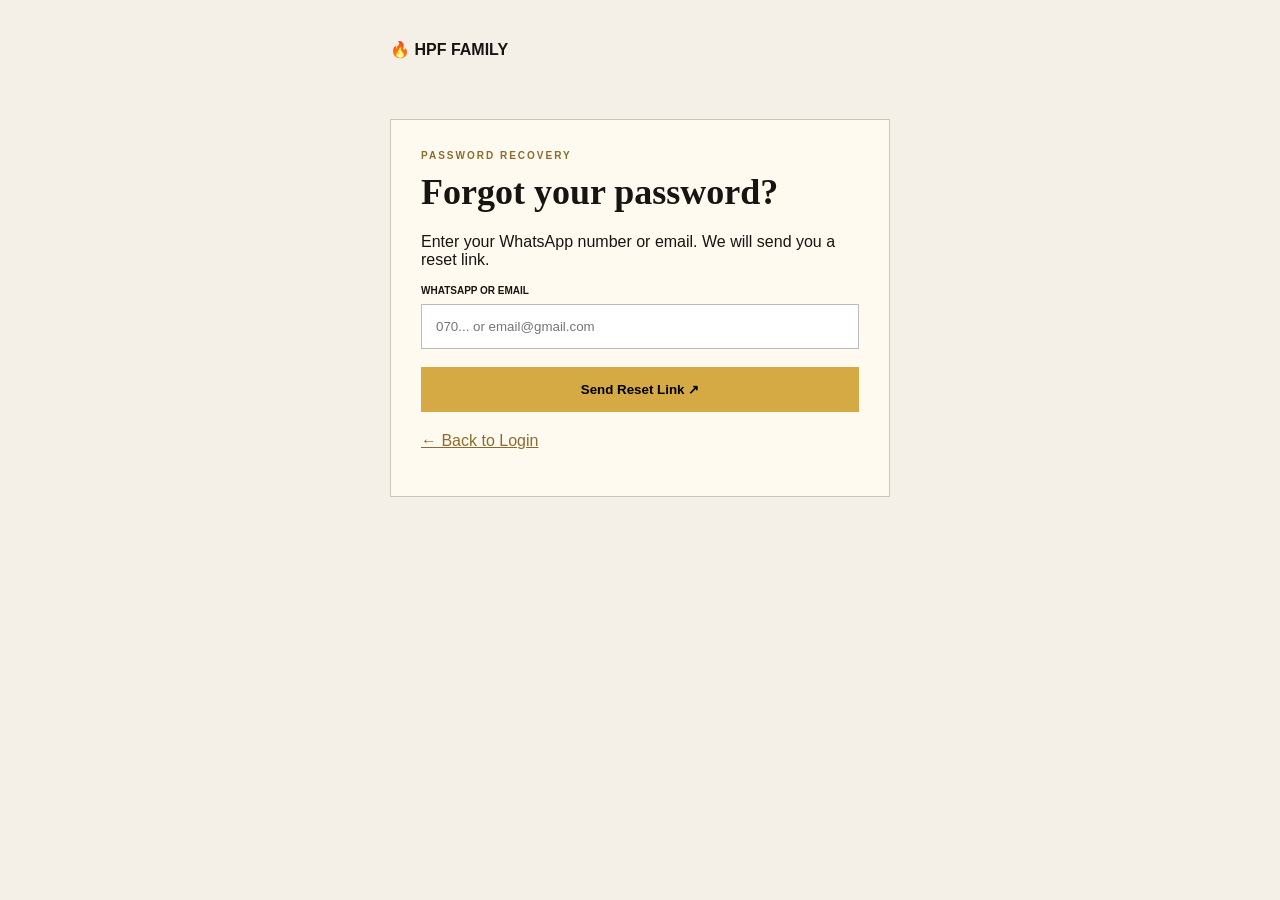
<file: forgot.html>
<!doctype html>
<html lang="en">
<head>
  <meta charset="utf-8">
  <meta name="viewport" content="width=device-width, initial-scale=1">
  <title>Forgot Password - HPF Family</title>
  <style>
    body { margin:0; background:#f4f0e7; font-family:Arial,sans-serif; color:#171512; }
    .wrap { max-width:500px; margin:auto; padding:40px 6%; }
    .brand { font-weight:900; text-decoration:none; color:#171512; }
    .box { margin-top:60px; background:#fffaf0; border:1px solid #d0c5b4; padding:30px; }
    h1 { font-family:Georgia,serif; font-size:36px; margin:10px 0 20px; }
    .ey { font-size:10px; letter-spacing:.2em; color:#8c6b2d; font-weight:800; }
    label { font-size:10px; font-weight:800; text-transform:uppercase; display:block; }
    input { width:100%; box-sizing:border-box; padding:14px; margin:8px 0 18px; border:1px solid #bbb; }
    button { background:#d5a943; border:0; padding:15px 22px; font-weight:800; width:100%; }
    .msg { margin-top:15px; padding:14px; display:none; }
    .ok { background:#e5efd9; display:block; }
    .err { background:#f5dede; display:block; }
    a { color:#8c6b2d; }
  </style>
</head>
<body>
  <div class="wrap">
    <a class="brand" href="index.html">🔥 HPF FAMILY</a>
    <div class="box">
      <div class="ey">PASSWORD RECOVERY</div>
      <h1>Forgot your password?</h1>
      <p>Enter your WhatsApp number or email. We will send you a reset link.</p>
      <form id="forgot">
        <label>WhatsApp or Email</label>
        <input required name="identity" placeholder="070... or email@gmail.com">
        <button type="submit">Send Reset Link ↗</button>
      </form>
      <div id="msg" class="msg"></div>
      <p style="margin-top:20px"><a href="login.html">← Back to Login</a></p>
    </div>
  </div>
  <script>
    document.getElementById('forgot').onsubmit = async (e) => {
      e.preventDefault();
      const msg = document.getElementById('msg');
      msg.className = 'msg';
      msg.style.display = 'block';
      msg.textContent = 'Sending...';
      try {
        const r = await fetch('/api/forgot-password', {
          method: 'POST',
          headers: {'Content-Type': 'application/json'},
          body: JSON.stringify(Object.fromEntries(new FormData(e.target)))
        });
        const j = await r.json();
        if (!r.ok) throw new Error(j.error || 'Something went wrong');
        msg.className = 'msg ok';
        msg.textContent = j.message || 'Reset link sent! Check your email.';
      } catch (err) {
        msg.className = 'msg err';
        msg.textContent = err.message;
      }
    };
  </script>
</body>
</html>
</file>
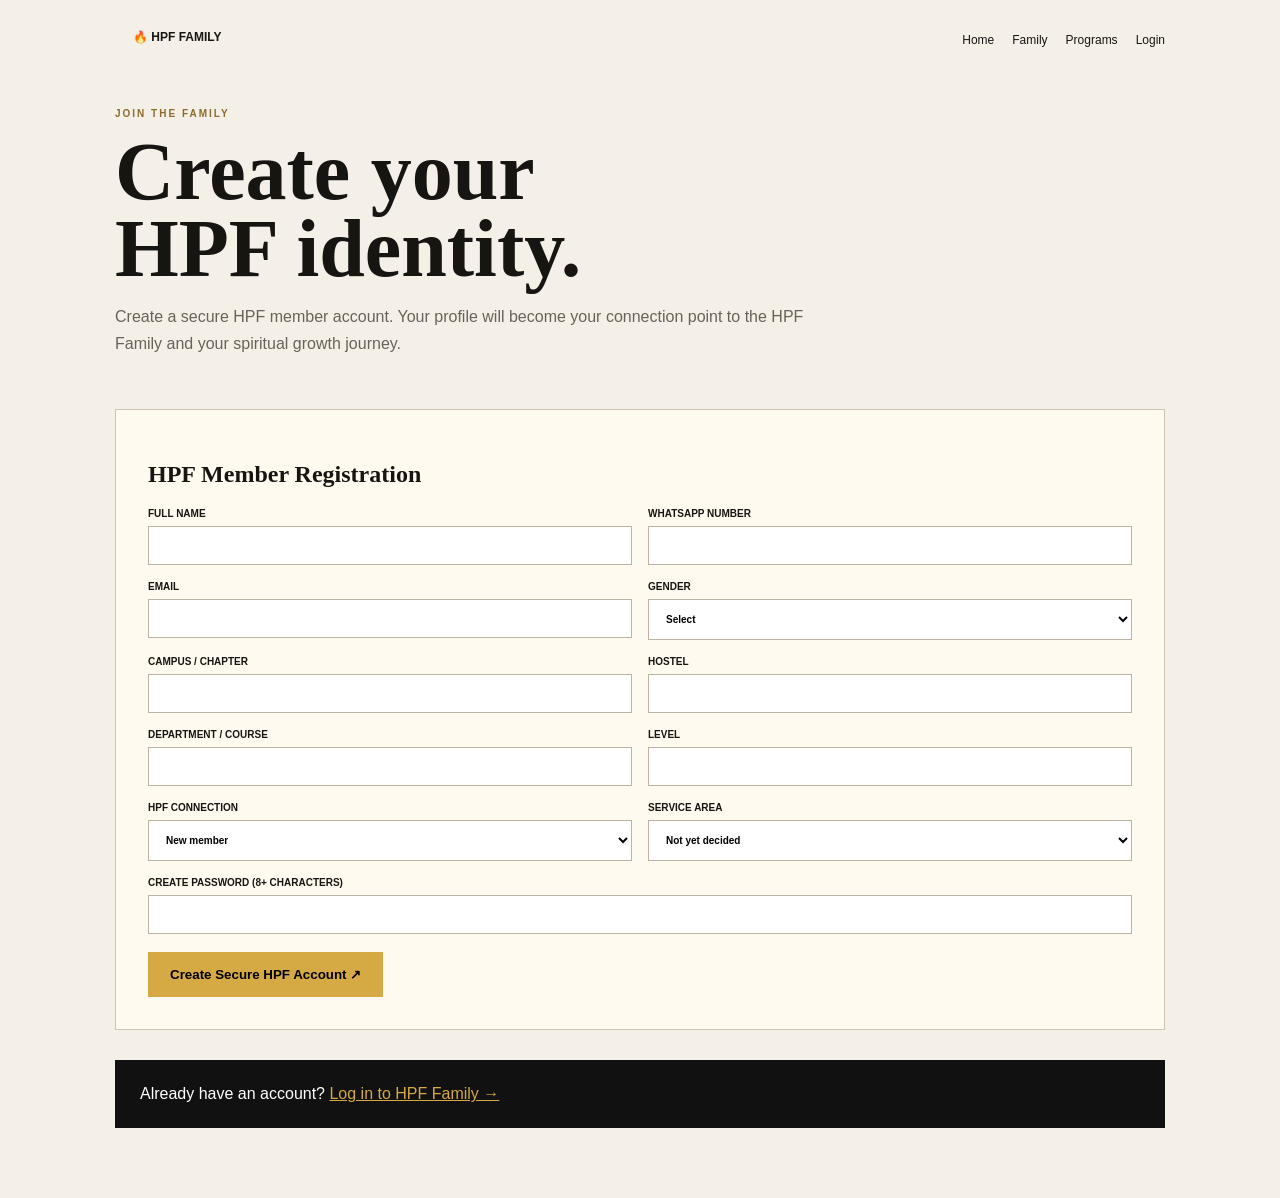
<file: join.html>
<!doctype html>
<html lang="en">
<head>
  <meta charset="utf-8">
  <meta name="viewport" content="width=device-width, initial-scale=1">
  <meta http-equiv="refresh" content="0; url=member.html">
  <title>Join HPF Family</title>
  <style>
    body { font-family: Arial, sans-serif; background: #f4f0e7; display: flex; justify-content: center; align-items: center; height: 100vh; margin: 0; text-align: center; }
    a { color: #d5a943; font-weight: bold; }
  </style>
</head>
<body>
  <div>
    <p>Redirecting you to HPF Registration…</p>
    <p>If you are not redirected, <a href="member.html">click here</a>.</p>
  </div>
</body>
</html>
</file>
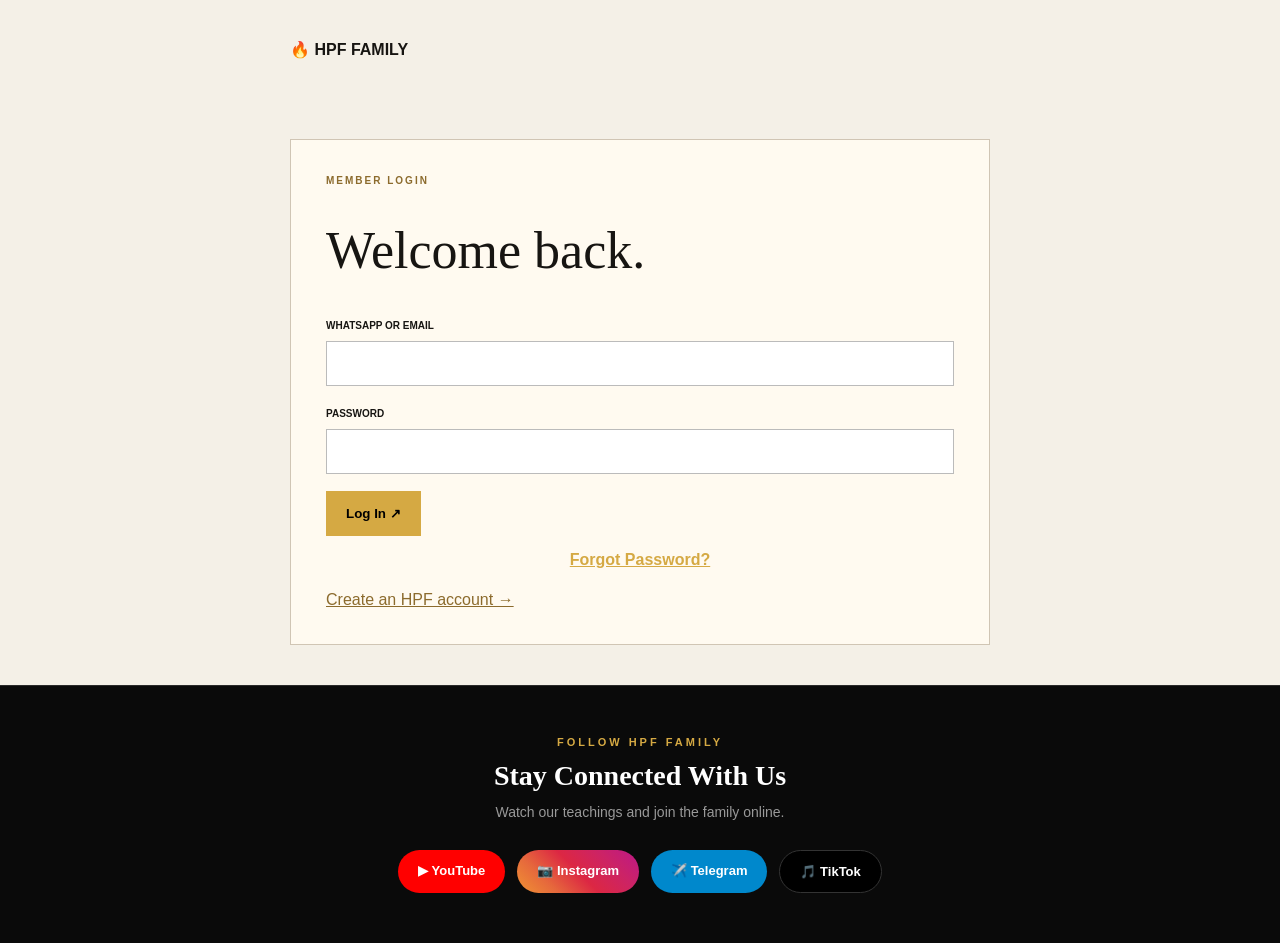
<file: login.html>
<!doctype html><html><head><meta charset="utf-8"><meta name="viewport" content="width=device-width,initial-scale=1"><title>HPF Member Login</title>
<style>body{margin:0;background:#f4f0e7;color:#171512;font-family:Arial}.wrap{max-width:700px;margin:auto;padding:40px 6%}.brand{color:#171512;text-decoration:none;font-weight:900}.box{margin-top:80px;background:#fffaf0;border:1px solid #d0c5b4;padding:35px}h1{font:52px Georgia,serif}.ey{font-size:10px;letter-spacing:.2em;color:#8c6b2d;font-weight:800}label{font-size:10px;font-weight:800;text-transform:uppercase}input{width:100%;box-sizing:border-box;padding:14px;margin:8px 0 17px;border:1px solid #bbb;background:white}button{background:#d5a943;border:0;padding:15px 20px;font-weight:800}.msg{margin-top:15px;padding:14px;background:#f5dede}.ok{background:#e5efd9}.link{display:block;margin-top:22px;color:#8c6b2d}</style></head><body><div class="wrap"><a class="brand" href="index.html">🔥 HPF FAMILY</a>
<div class="box"><div class="ey">MEMBER LOGIN</div><h1>Welcome back.</h1><form id="login"><label>WhatsApp or email<input required name="identity"></label><label>Password<input required type="password" name="password"></label><button>Log In ↗</button></form><div id="msg"></div><p style="margin-top:15px; text-align:center;">
  <a href="forgot.html" style="color:#d5a943; font-weight:bold; text-decoration:underline;">Forgot Password?</a>
</p>
<a class="link" href="member.html">Create an HPF account →</a></div></div>
<script>document.getElementById('login').onsubmit=async e=>{e.preventDefault();const m=document.getElementById('msg');try{const r=await fetch('/api/login',{method:'POST',headers:{'Content-Type':'application/json'},body:JSON.stringify(Object.fromEntries(new FormData(e.target)))});const j=await r.json();if(!r.ok)throw Error(j.error);m.className='msg ok';m.textContent='Login successful. Opening your HPF dashboard...';setTimeout(()=>location.href='dashboard.html',500)}catch(x){m.className='msg';m.textContent=x.message}};</script><!-- FOLLOW HPF FAMILY -->
<section style="background:#0a0a0a;color:#fff;padding:50px 20px;text-align:center;border-top:1px solid #2a2a2a;">
  <div style="max-width:900px;margin:0 auto;">
    <div style="font-size:11px;letter-spacing:3px;color:#d5a943;font-weight:700;margin-bottom:12px;">FOLLOW HPF FAMILY</div>
    <h2 style="font-family:Georgia,serif;font-size:28px;margin:0 0 12px;color:#fff;">Stay Connected With Us</h2>
    <p style="color:#999;margin:0 0 30px;font-size:14px;">Watch our teachings and join the family online.</p>
    <div style="display:flex;flex-wrap:wrap;justify-content:center;gap:12px;">
      <a href="https://youtube.com/@hpffamily" target="_blank" style="background:#FF0000;color:#fff;padding:13px 20px;border-radius:50px;text-decoration:none;font-weight:700;font-size:13px;">▶ YouTube</a>
      <a href="https://www.instagram.com/hpffamily_2024" target="_blank" style="background:linear-gradient(45deg,#f09433,#e6683c,#dc2743,#cc2366,#bc1888);color:#fff;padding:13px 20px;border-radius:50px;text-decoration:none;font-weight:700;font-size:13px;">📷 Instagram</a>
      <a href="https://t.me/+gHrRml7LnZk3MWI0" target="_blank" style="background:#0088cc;color:#fff;padding:13px 20px;border-radius:50px;text-decoration:none;font-weight:700;font-size:13px;">✈️ Telegram</a>
      <a href="https://vm.tiktok.com/ZS9krwjtT5ycF-wBm2e/" target="_blank" style="background:#000;color:#fff;padding:13px 20px;border-radius:50px;text-decoration:none;font-weight:700;font-size:13px;border:1px solid #333;">🎵 TikTok</a>
    </div>
  </div>
</section></body></html>
</file>
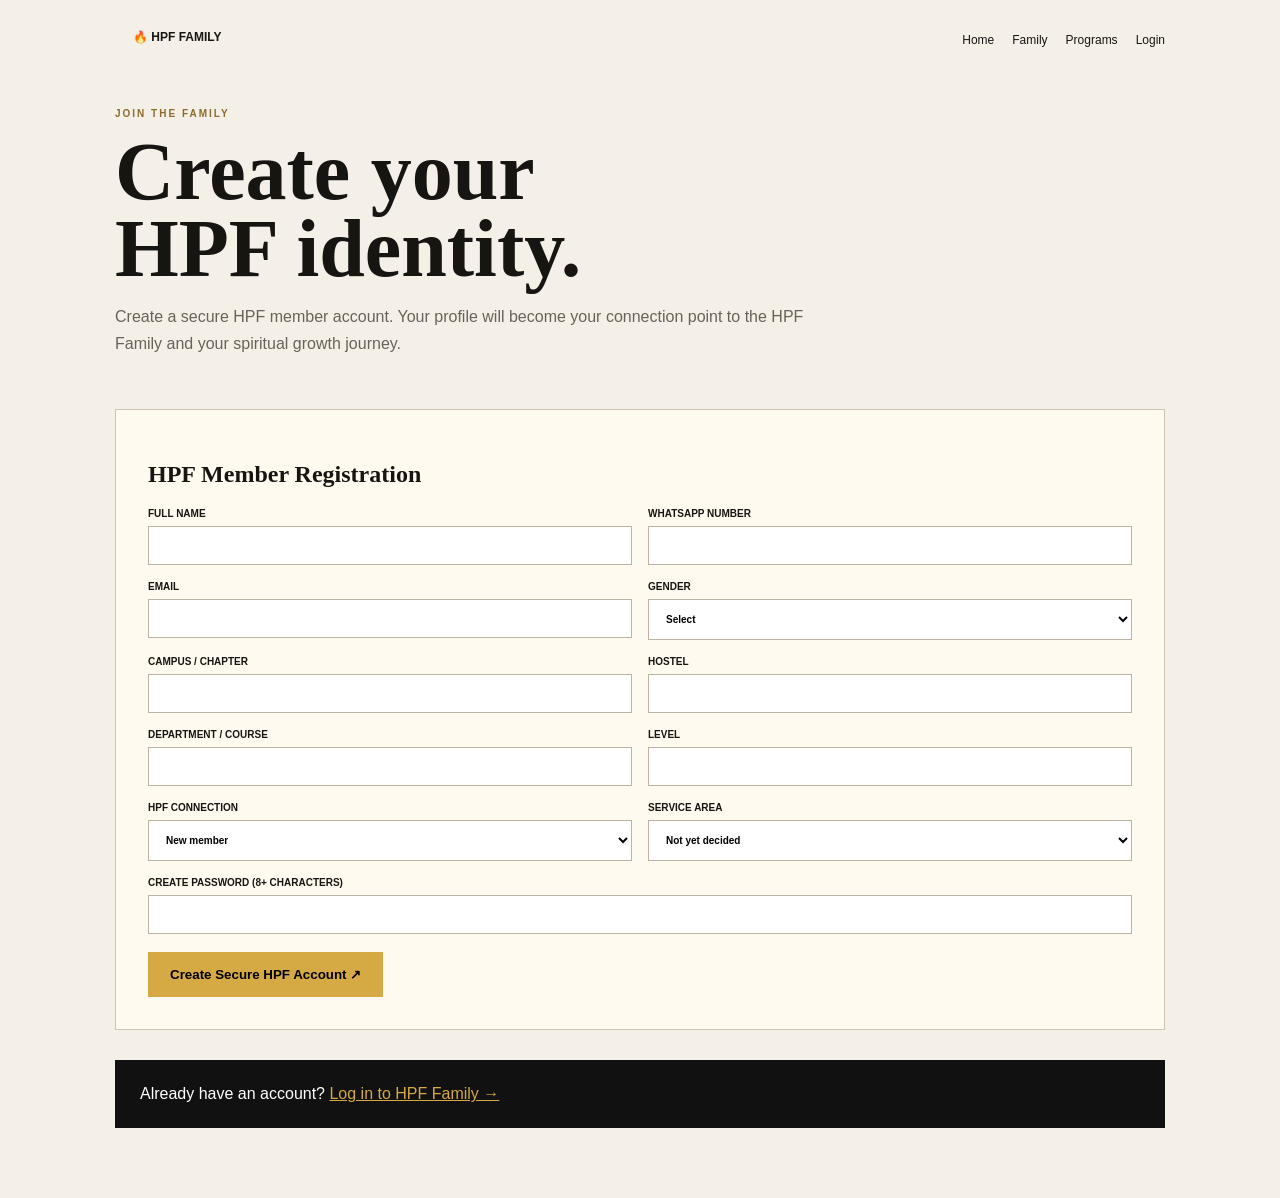
<file: member.html>
<!doctype html><html><head><meta charset="utf-8"><meta name="viewport" content="width=device-width,initial-scale=1">
<title>Join HPF Family</title><style>
body{margin:0;background:#f4f0e7;color:#171512;font-family:Arial,sans-serif}.wrap{max-width:1050px;margin:auto;padding:30px 6% 70px}.nav{display:flex;justify-content:space-between}.nav a{color:#171512;text-decoration:none;margin-left:18px;font-size:12px}.brand{font-weight:900}.hero{padding:60px 0 35px}.ey{font-size:10px;letter-spacing:.2em;color:#8c6b2d;font-weight:800}h1,h2{font-family:Georgia,serif}h1{font-size:clamp(48px,7vw,82px);line-height:.94;margin:14px 0}.lead{max-width:700px;color:#69625a;line-height:1.7}.box{background:#fffaf0;border:1px solid #d0c5b4;padding:32px}.grid{display:grid;grid-template-columns:1fr 1fr;gap:16px}label{font-size:10px;text-transform:uppercase;font-weight:800}input,select{display:block;width:100%;margin-top:7px;padding:13px;border:1px solid #bdb3a3;box-sizing:border-box;background:#fff;font:inherit}.full{grid-column:1/-1}button{background:#d5a943;border:0;padding:15px 22px;font-weight:800;margin-top:18px}.msg{margin-top:18px;padding:15px;display:none}.ok{background:#e6efdc}.err{background:#f5dede}.login{margin-top:30px;padding:25px;background:#111;color:#fff}.login a{color:#d5a943}.dash{display:none;margin-top:30px;background:#111;color:#fff;padding:30px}.dashgrid{display:grid;grid-template-columns:repeat(3,1fr);gap:15px}.card{border:1px solid #3a362f;padding:20px}.card b{color:#d5a943;font-size:10px;letter-spacing:.12em}.btn{display:inline-block;background:#d5a943;color:#111;text-decoration:none;padding:12px 16px;font-size:11px;font-weight:800;margin-top:10px}@media(max-width:700px){.grid,.dashgrid{grid-template-columns:1fr}.full{grid-column:auto}.nav nav{display:none}}
</style></head><body><div class="wrap">
<header class="nav"><a class="brand" href="index.html">🔥 HPF FAMILY</a><nav><a href="index.html">Home</a><a href="family.html">Family</a><a href="programs.html">Programs</a><a href="login.html">Login</a></nav></header>
<section class="hero"><div class="ey">JOIN THE FAMILY</div><h1>Create your<br>HPF identity.</h1><p class="lead">Create a secure HPF member account. Your profile will become your connection point to the HPF Family and your spiritual growth journey.</p></section>
<form class="box" id="reg"><h2>HPF Member Registration</h2><div class="grid">
<label>Full name<input required name="name"></label><label>WhatsApp number<input required name="phone"></label>
<label>Email<input type="email" name="email"></label><label>Gender<select name="gender"><option value="">Select</option><option>Male</option><option>Female</option></select></label>
<label>Campus / Chapter<input required name="campus"></label><label>Hostel<input name="hostel"></label>
<label>Department / Course<input name="department"></label><label>Level<input name="level"></label>
<label>HPF connection<select required name="connection"><option>New member</option><option>Current member</option><option>Alumnus / Alumna</option><option>Volunteer</option><option>Partner</option></select></label>
<label>Service area<select name="service"><option>Not yet decided</option><option>Evangelism</option><option>Prayer / Intercession</option><option>Discipleship</option><option>Worship</option><option>Media</option><option>Drama / Creative Arts</option><option>Welfare</option></select></label>
<label class="full">Create password (8+ characters)<input required minlength="8" type="password" name="password"></label>
</div><button>Create Secure HPF Account ↗</button><div id="msg" class="msg"></div></form>
<div class="login">Already have an account? <a href="login.html">Log in to HPF Family →</a></div>
<section class="dash" id="dash"><div class="ey">MEMBER HOME</div><h2 id="welcome"></h2><div class="dashgrid">
<div class="card"><b>SPIRITUAL GROWTH</b><p>Continue your spiritual journey.</p><a class="btn" target="_blank" href="https://incredible-gecko-e48a13.netlify.app/">Open Growth App ↗</a></div>
<div class="card"><b>HPF FAMILY</b><p id="meta"></p><a class="btn" href="family.html">Explore Family ↗</a></div>
<div class="card"><b>SERVE</b><p>Serve as an executive or help plant an HPF altar.</p><a class="btn" href="serve.html">Serve in HPF ↗</a></div>
</div></section>
</div>
<script>
const form=document.getElementById('reg'),msg=document.getElementById('msg');
form.onsubmit=async e=>{e.preventDefault();msg.className='msg';msg.style.display='block';msg.textContent='Creating your secure account...';try{const r=await fetch('/api/register',{method:'POST',headers:{'Content-Type':'application/json'},body:JSON.stringify(Object.fromEntries(new FormData(form)))});const j=await r.json();if(!r.ok)throw Error(j.error);msg.className='msg ok';msg.textContent='Welcome to the HPF Family, '+j.member.name+'! Your secure account is ready.';show(j.member);setTimeout(()=>location.href='dashboard.html',900)}catch(e){msg.className='msg err';msg.textContent=e.message||'The live server is not connected yet. Please deploy the backend first.'}};
function show(m){document.getElementById('dash').style.display='block';document.getElementById('welcome').textContent='Welcome, '+m.name.split(' ')[0]+'. 🔥';document.getElementById('meta').textContent=[m.campus,m.hostel,m.connection].filter(Boolean).join(' · ')}
</script></body></html>
</file>
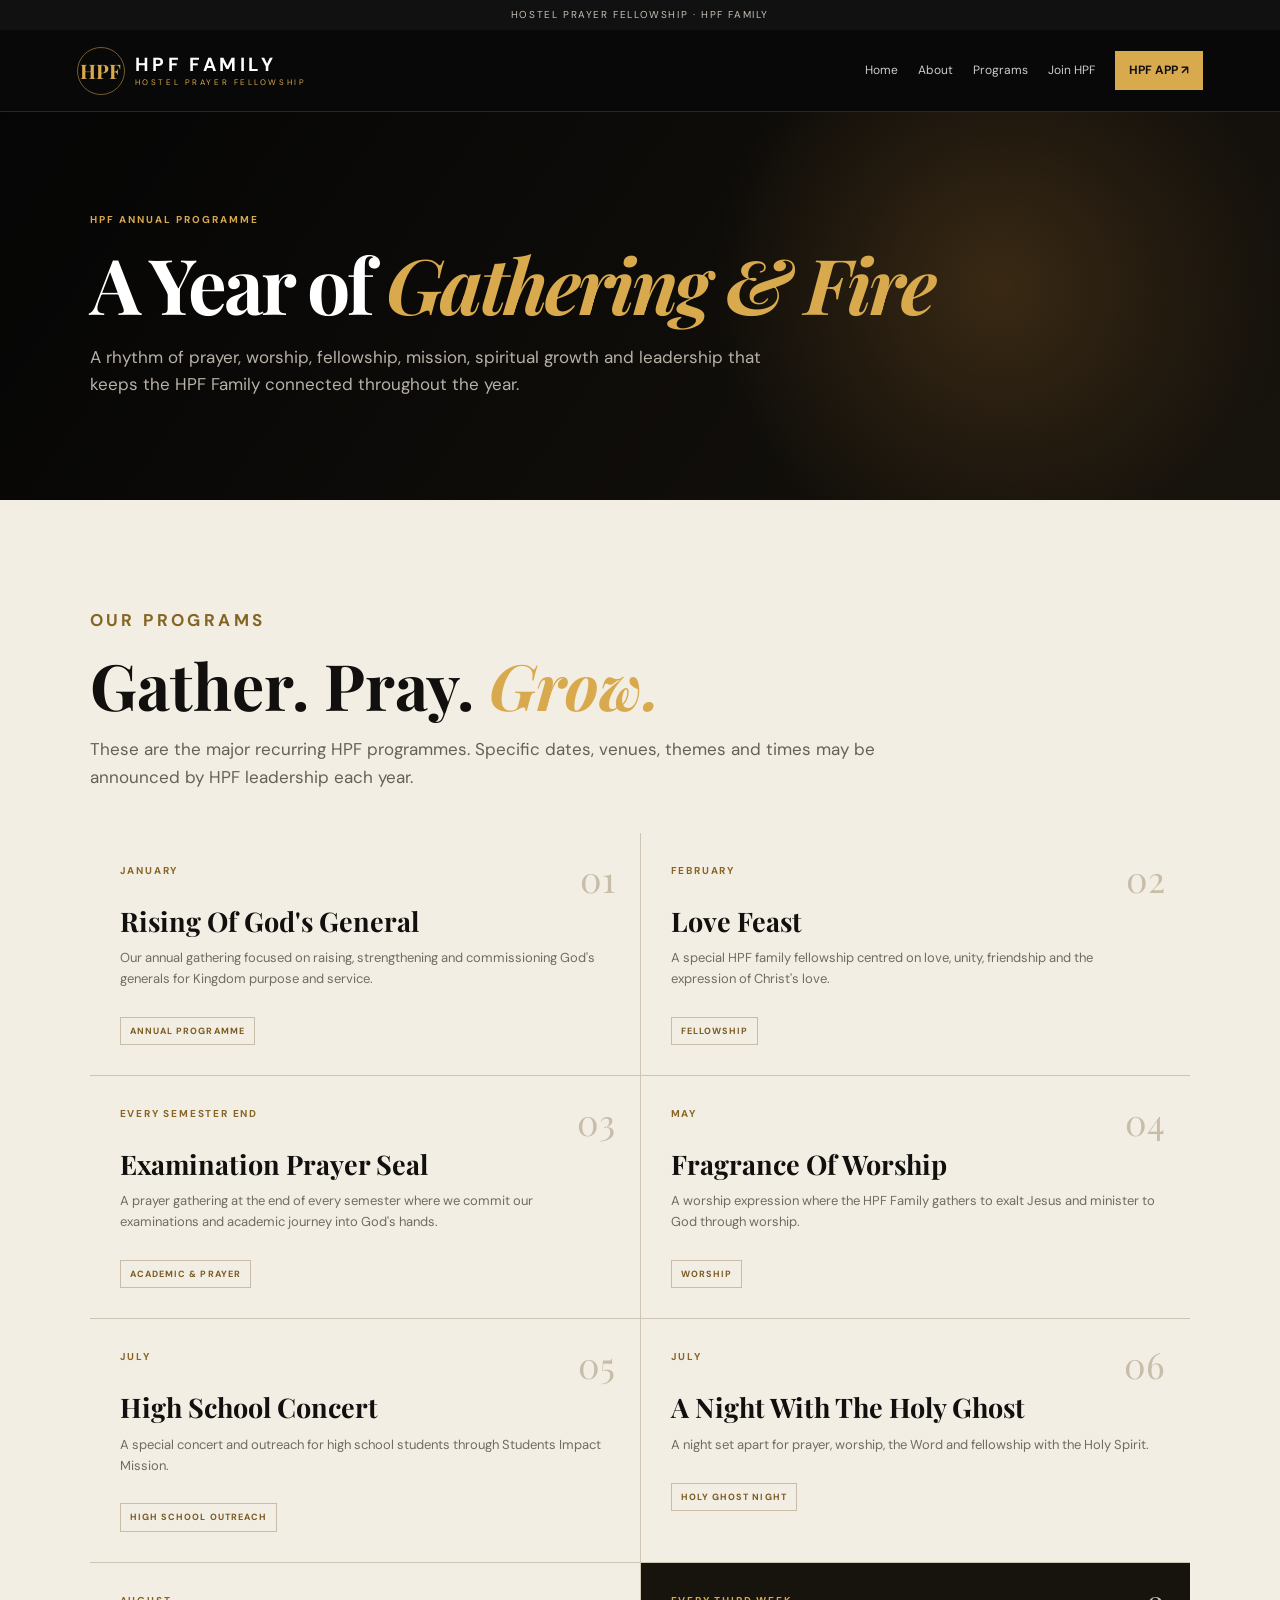
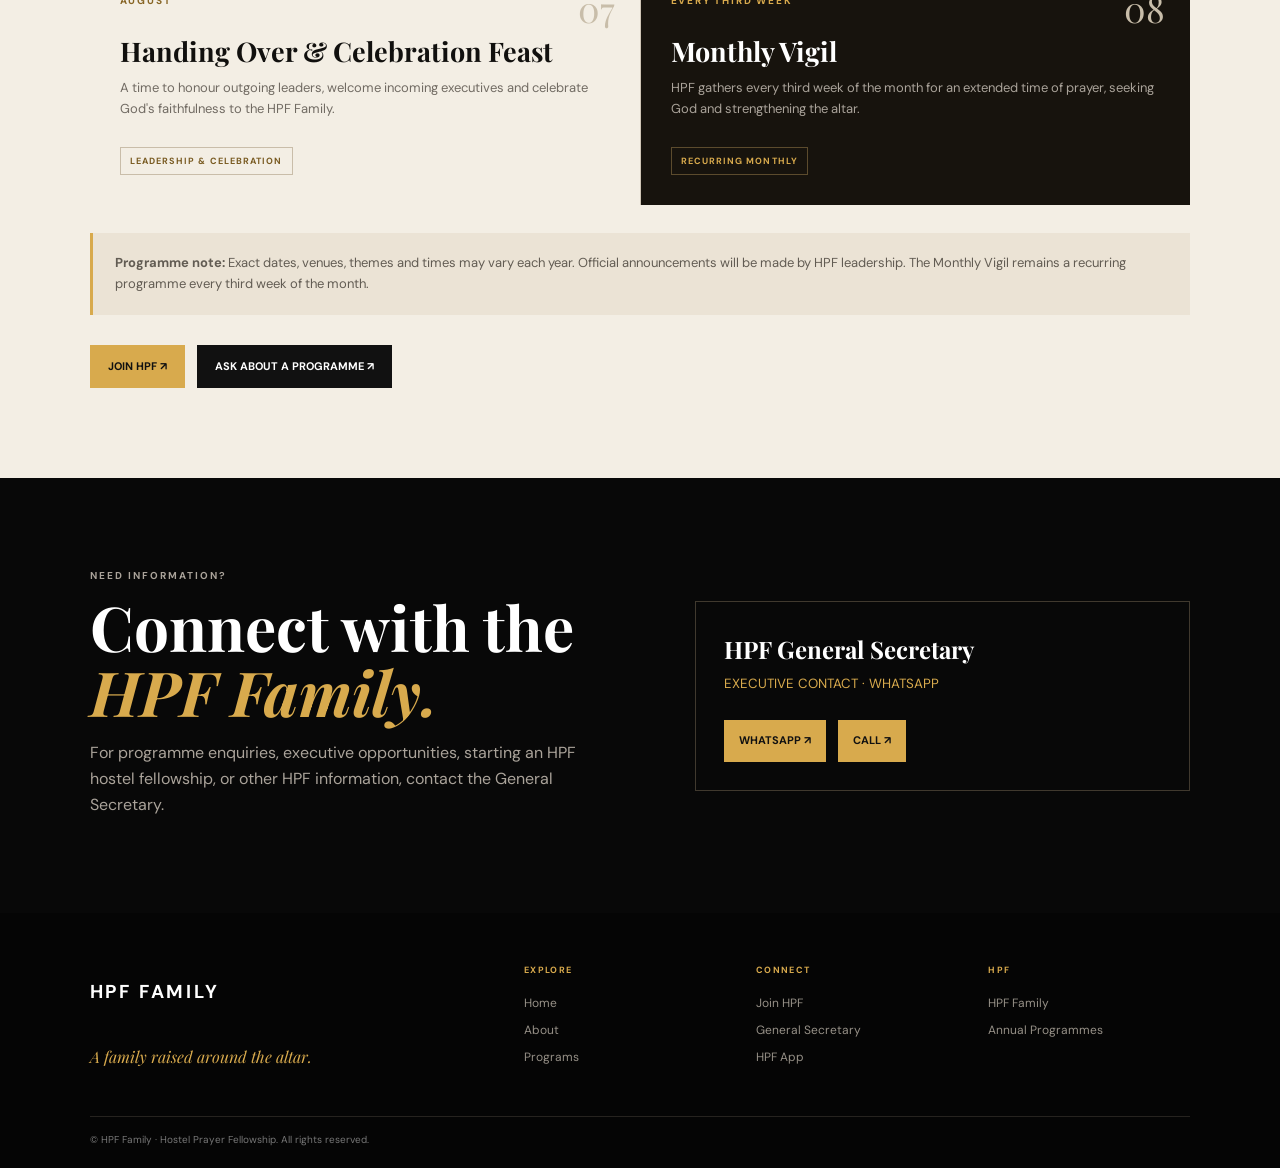
<file: programs-updated.html>
<!doctype html>
<html lang="en">
<head>
<meta charset="utf-8">
<meta name="viewport" content="width=device-width,initial-scale=1">
<title>HPF Programs — HPF Family</title>
<style>
@import url('https://fonts.googleapis.com/css2?family=DM+Sans:wght@400;500;700&family=Playfair+Display:ital,wght@0,600;0,700;1,600;1,700&display=swap');
:root{--bg:#f3eee4;--ink:#11100e;--black:#070707;--gold:#d8aa4d;--muted:#777168;--line:#d3c9b7}
*{box-sizing:border-box}html{scroll-behavior:smooth}
body{margin:0;background:var(--bg);color:var(--ink);font-family:'DM Sans',sans-serif;line-height:1.6}
a{text-decoration:none;color:inherit}.top{background:#111;color:#c7c0b5;text-align:center;font-size:10px;letter-spacing:.16em;padding:7px}
header{height:82px;background:#080808;color:white;display:flex;align-items:center;justify-content:space-between;padding:0 6%;position:sticky;top:0;z-index:10;border-bottom:1px solid #29251f}
.brand{display:flex;align-items:center;gap:10px}.brand-mark{width:48px;height:48px;border:1px solid #765c2d;border-radius:50%;display:grid;place-items:center;color:var(--gold);font-family:'Playfair Display';font-size:20px;font-weight:700}
.brand span{display:flex;flex-direction:column;line-height:1}.brand strong{letter-spacing:.18em;font-size:19px}.brand small{color:var(--gold);font-size:8px;letter-spacing:.32em;margin-top:4px}
nav{display:flex;align-items:center;gap:20px;font-size:12px}nav a{color:#ccc}nav a:hover{color:var(--gold)}nav .gold{background:var(--gold);color:#111;padding:10px 14px;font-weight:700}
.menu{display:none;background:none;color:white;border:0;font-size:25px}
.hero{background:radial-gradient(circle at 78% 45%,#392914 0,transparent 28%),linear-gradient(125deg,#050505,#17130d);color:#fff;padding:90px 7% 85px}
.eyebrow{font-size:10px;letter-spacing:.2em;font-weight:700;color:var(--gold)}h1,h2,h3{font-family:'Playfair Display',serif;line-height:1.05}
h1{font-size:clamp(48px,6vw,82px);letter-spacing:-.04em;margin:15px 0 20px}h1 i,h2 i{color:var(--gold);font-style:italic}
.sub{color:#b7b1a7;max-width:700px;font-size:17px}
.section{padding:90px 7%}.intro{max-width:800px;margin-bottom:42px}.intro h2{font-size:clamp(42px,5vw,68px);margin:10px 0 18px}.intro p{color:#666057;font-size:17px}
.calendar{display:grid;grid-template-columns:repeat(2,1fr);gap:1px;background:#cfc5b5}
.program{background:var(--bg);padding:30px;min-height:220px;position:relative}.program .month{font-size:10px;letter-spacing:.18em;color:#876525;font-weight:700}.program .number{position:absolute;right:25px;top:17px;font-family:'Playfair Display';font-size:36px;color:#c8bda9}
.program h3{font-size:27px;margin:28px 0 9px}.program p{color:#716b63;font-size:13px;max-width:560px}.tag{display:inline-block;margin-top:14px;padding:6px 9px;border:1px solid #c9bda9;color:#795b22;font-size:9px;letter-spacing:.12em;font-weight:700}
.program.recurring{background:#17130d;color:#fff}.program.recurring p{color:#aaa39a}.program.recurring .month,.program.recurring .tag{color:var(--gold)}.program.recurring .tag{border-color:#5c4b2d}
.note{margin-top:28px;padding:20px 22px;border-left:3px solid var(--gold);background:#ebe3d5;color:#625c53;font-size:13px}
.actions{display:flex;gap:12px;margin-top:30px;flex-wrap:wrap}.btn{display:inline-block;padding:13px 18px;font-size:11px;font-weight:700}.btn.gold{background:var(--gold);color:#111}.btn.black{background:#111;color:#fff}
.contact{background:#080808;color:#fff;padding:80px 7%;display:grid;grid-template-columns:1fr 1fr;gap:10%;align-items:center}.contact h2{font-size:clamp(42px,5vw,62px);margin:0}.contact p{color:#aaa39a;max-width:600px}.contact-card{border:1px solid #40392e;padding:28px}.contact-card strong{font-family:'Playfair Display';font-size:24px}.contact-card small{display:block;color:var(--gold);margin:5px 0 20px}.contact-card a{display:inline-block;background:var(--gold);color:#111;padding:12px 15px;font-size:11px;font-weight:700;margin-right:8px;margin-top:6px}
footer{background:#050505;color:#fff;padding:50px 7% 20px;display:grid;grid-template-columns:2fr 1fr 1fr 1fr;gap:30px}
footer h3{font-family:'DM Sans';letter-spacing:.15em}footer p{color:var(--gold);font-family:'Playfair Display';font-style:italic}footer div{display:flex;flex-direction:column;gap:8px}footer div b{font-size:9px;letter-spacing:.15em;color:var(--gold);margin-bottom:8px}footer div a{font-size:12px;color:#969087}.copy{grid-column:1/-1;border-top:1px solid #26231f;padding-top:15px;font-size:10px;color:#777}
@media(max-width:900px){nav{display:none;position:absolute;top:82px;left:0;right:0;background:#080808;padding:18px 6%;flex-direction:column;align-items:stretch}.open{display:flex}.menu{display:block}.contact{grid-template-columns:1fr}}
@media(max-width:600px){.hero{padding:65px 6%}.section{padding:70px 6%}.calendar{grid-template-columns:1fr}footer{grid-template-columns:1fr 1fr}footer>div:first-child{grid-column:1/-1}}
</style>
</head>
<body>
<div class="top">HOSTEL PRAYER FELLOWSHIP · HPF FAMILY</div>

<header>
<a class="brand" href="index.html">
<div class="brand-mark">HPF</div>
<span><strong>HPF FAMILY</strong><small>HOSTEL PRAYER FELLOWSHIP</small></span>
</a>
<button class="menu" onclick="document.querySelector('nav').classList.toggle('open')">☰</button>
<nav>
<a href="index.html">Home</a>
<a href="about.html">About</a>
<a href="programs.html">Programs</a>
<a href="join.html">Join HPF</a>
<a class="gold" href="https://incredible-gecko-e48a13.netlify.app/" target="_blank">HPF APP ↗</a>
</nav>
</header>

<section class="hero">
<div>
<p class="eyebrow">HPF ANNUAL PROGRAMME</p>
<h1>A Year of <i>Gathering & Fire</i></h1>
<p class="sub">A rhythm of prayer, worship, fellowship, mission, spiritual growth and leadership that keeps the HPF Family connected throughout the year.</p>
</div>
</section>

<main>
<section class="section">
<div class="intro">
<p class="eyebrow" style="color:#856523">OUR PROGRAMS</p>
<h2>Gather. Pray. <i>Grow.</i></h2>
<p>These are the major recurring HPF programmes. Specific dates, venues, themes and times may be announced by HPF leadership each year.</p>
</div>

<div class="calendar">

<article class="program">
<div class="month">JANUARY</div><div class="number">01</div>
<h3>Rising Of God's General</h3>
<p>Our annual gathering focused on raising, strengthening and commissioning God's generals for Kingdom purpose and service.</p>
<span class="tag">ANNUAL PROGRAMME</span>
</article>

<article class="program">
<div class="month">FEBRUARY</div><div class="number">02</div>
<h3>Love Feast</h3>
<p>A special HPF family fellowship centred on love, unity, friendship and the expression of Christ's love.</p>
<span class="tag">FELLOWSHIP</span>
</article>

<article class="program">
<div class="month">EVERY SEMESTER END</div><div class="number">03</div>
<h3>Examination Prayer Seal</h3>
<p>A prayer gathering at the end of every semester where we commit our examinations and academic journey into God's hands.</p>
<span class="tag">ACADEMIC & PRAYER</span>
</article>

<article class="program">
<div class="month">MAY</div><div class="number">04</div>
<h3>Fragrance Of Worship</h3>
<p>A worship expression where the HPF Family gathers to exalt Jesus and minister to God through worship.</p>
<span class="tag">WORSHIP</span>
</article>

<article class="program">
<div class="month">JULY</div><div class="number">05</div>
<h3>High School Concert</h3>
<p>A special concert and outreach for high school students through Students Impact Mission.</p>
<span class="tag">HIGH SCHOOL OUTREACH</span>
</article>

<article class="program">
<div class="month">JULY</div><div class="number">06</div>
<h3>A Night With The Holy Ghost</h3>
<p>A night set apart for prayer, worship, the Word and fellowship with the Holy Spirit.</p>
<span class="tag">HOLY GHOST NIGHT</span>
</article>

<article class="program">
<div class="month">AUGUST</div><div class="number">07</div>
<h3>Handing Over & Celebration Feast</h3>
<p>A time to honour outgoing leaders, welcome incoming executives and celebrate God's faithfulness to the HPF Family.</p>
<span class="tag">LEADERSHIP & CELEBRATION</span>
</article>

<article class="program recurring">
<div class="month">EVERY THIRD WEEK</div><div class="number">08</div>
<h3>Monthly Vigil</h3>
<p>HPF gathers every third week of the month for an extended time of prayer, seeking God and strengthening the altar.</p>
<span class="tag">RECURRING MONTHLY</span>
</article>

</div>

<div class="note"><strong>Programme note:</strong> Exact dates, venues, themes and times may vary each year. Official announcements will be made by HPF leadership. The Monthly Vigil remains a recurring programme every third week of the month.</div>

<div class="actions">
<a class="btn gold" href="join.html">JOIN HPF ↗</a>
<a class="btn black" href="https://wa.me/2349164958696" target="_blank">ASK ABOUT A PROGRAMME ↗</a>
</div>
</section>

<section class="contact">
<div>
<p class="eyebrow">NEED INFORMATION?</p>
<h2>Connect with the <i>HPF Family.</i></h2>
<p>For programme enquiries, executive opportunities, starting an HPF hostel fellowship, or other HPF information, contact the General Secretary.</p>
</div>
<div class="contact-card">
<strong>HPF General Secretary</strong>
<small>EXECUTIVE CONTACT · WHATSAPP</small>
<a href="https://wa.me/2349164958696" target="_blank">WHATSAPP ↗</a>
<a href="tel:+2349164958696">CALL ↗</a>
</div>
</section>
</main>

<footer>
<div><h3>HPF FAMILY</h3><p>A family raised around the altar.</p></div>
<div><b>EXPLORE</b><a href="index.html">Home</a><a href="about.html">About</a><a href="programs.html">Programs</a></div>
<div><b>CONNECT</b><a href="join.html">Join HPF</a><a href="https://wa.me/2349164958696" target="_blank">General Secretary</a><a href="https://incredible-gecko-e48a13.netlify.app/" target="_blank">HPF App</a></div>
<div><b>HPF</b><a href="index.html">HPF Family</a><a href="programs.html">Annual Programmes</a></div>
<div class="copy">© HPF Family · Hostel Prayer Fellowship. All rights reserved.</div>
</footer>
</body>
</html>
</file>
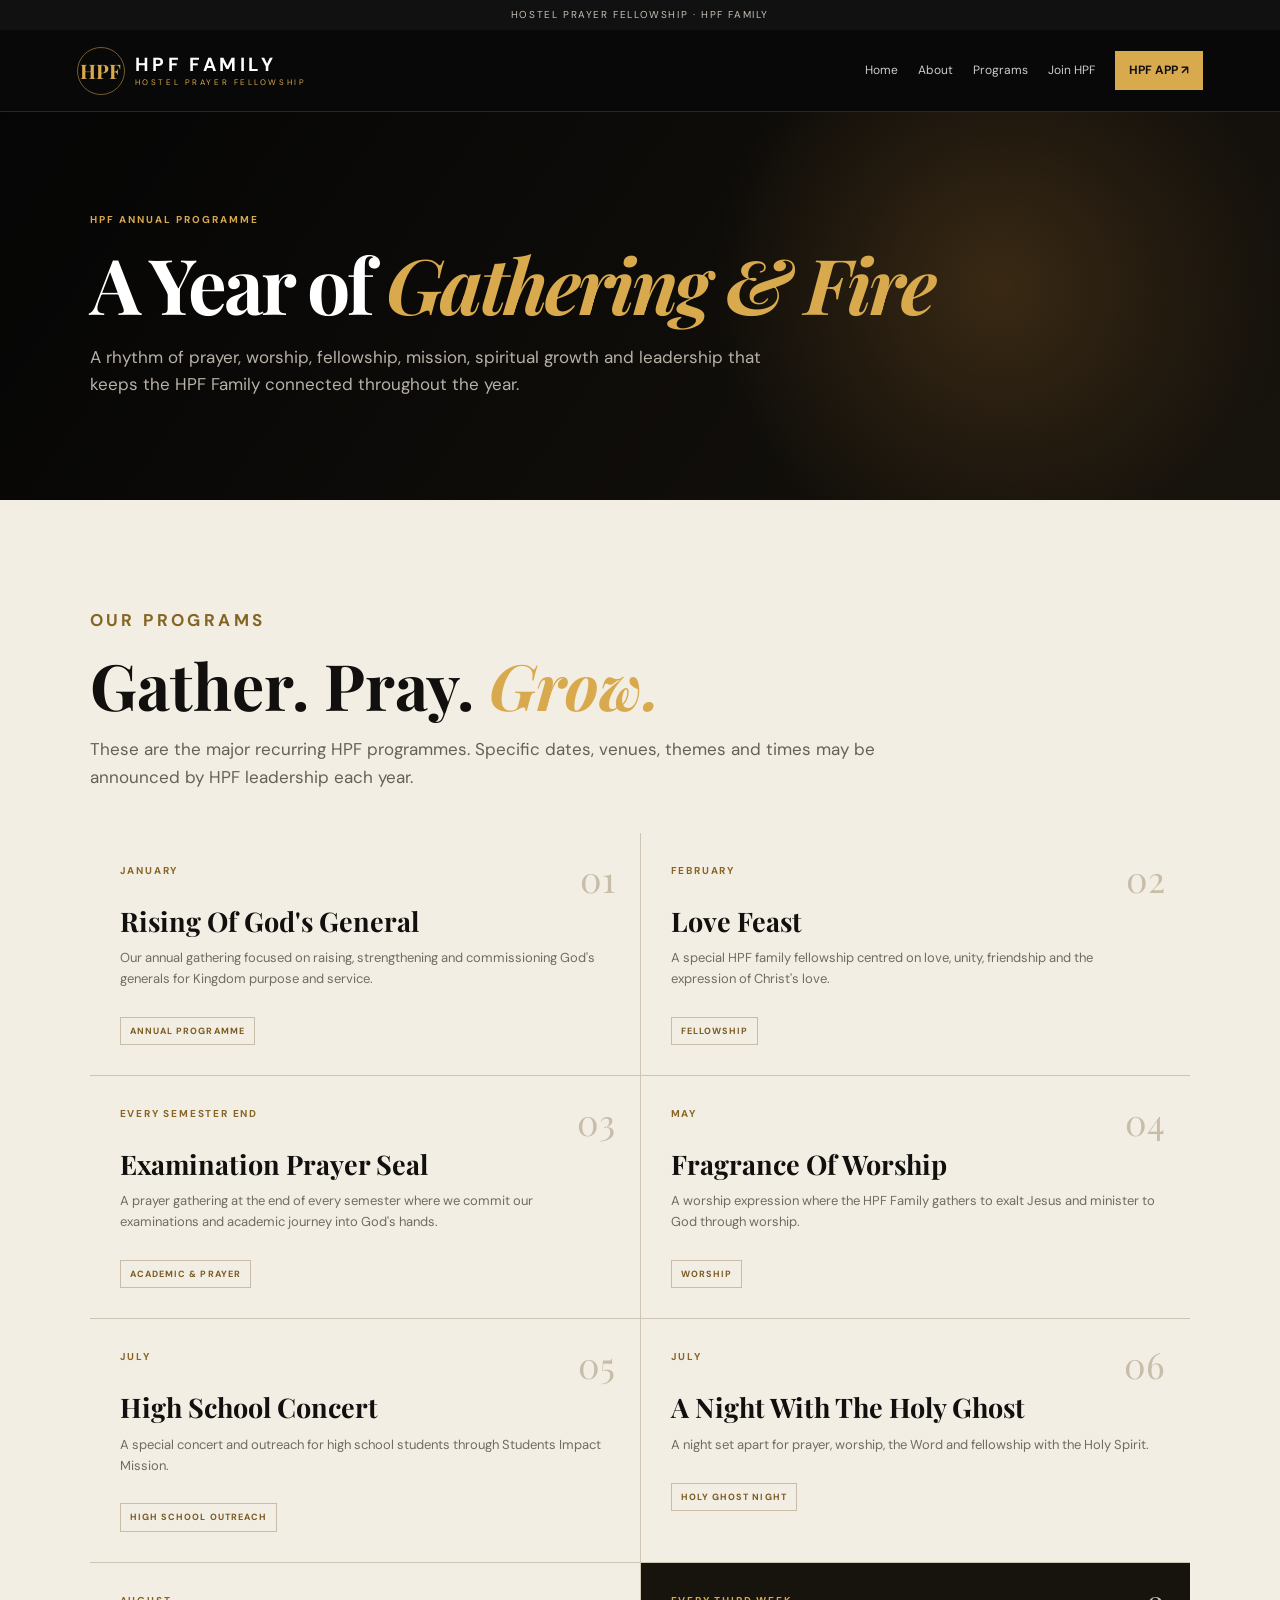
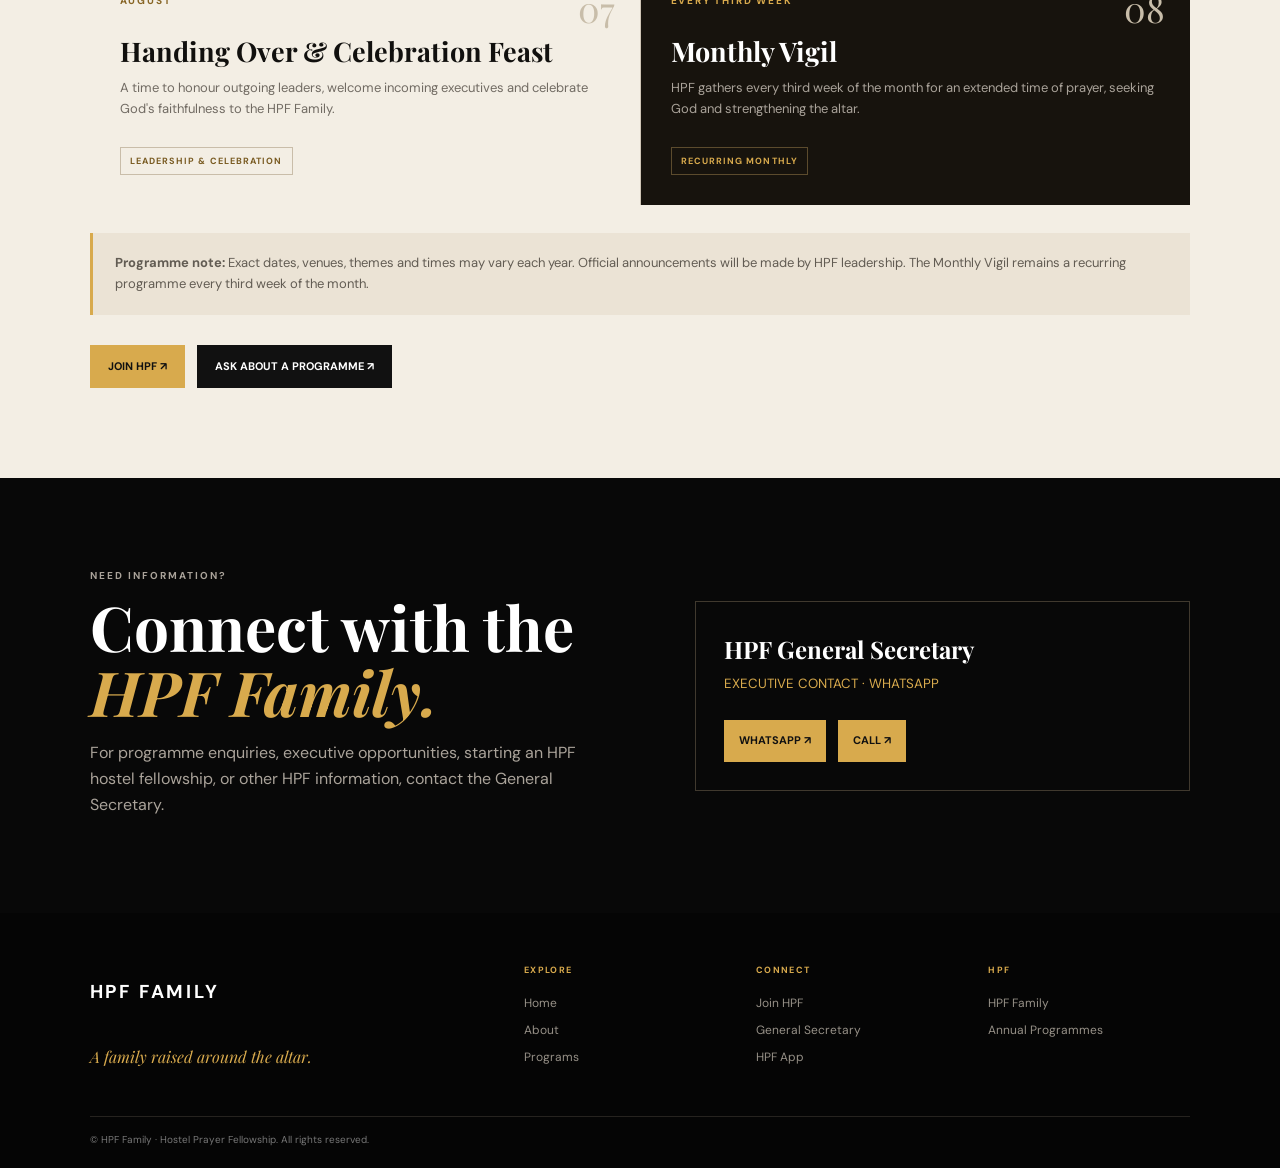
<file: programs.html>
<!doctype html>
<html lang="en">
<head>
<meta charset="utf-8">
<meta name="viewport" content="width=device-width,initial-scale=1">
<title>HPF Programs — HPF Family</title>
<style>
@import url('https://fonts.googleapis.com/css2?family=DM+Sans:wght@400;500;700&family=Playfair+Display:ital,wght@0,600;0,700;1,600;1,700&display=swap');
:root{--bg:#f3eee4;--ink:#11100e;--black:#070707;--gold:#d8aa4d;--muted:#777168;--line:#d3c9b7}
*{box-sizing:border-box}html{scroll-behavior:smooth}
body{margin:0;background:var(--bg);color:var(--ink);font-family:'DM Sans',sans-serif;line-height:1.6}
a{text-decoration:none;color:inherit}.top{background:#111;color:#c7c0b5;text-align:center;font-size:10px;letter-spacing:.16em;padding:7px}
header{height:82px;background:#080808;color:white;display:flex;align-items:center;justify-content:space-between;padding:0 6%;position:sticky;top:0;z-index:10;border-bottom:1px solid #29251f}
.brand{display:flex;align-items:center;gap:10px}.brand-mark{width:48px;height:48px;border:1px solid #765c2d;border-radius:50%;display:grid;place-items:center;color:var(--gold);font-family:'Playfair Display';font-size:20px;font-weight:700}
.brand span{display:flex;flex-direction:column;line-height:1}.brand strong{letter-spacing:.18em;font-size:19px}.brand small{color:var(--gold);font-size:8px;letter-spacing:.32em;margin-top:4px}
nav{display:flex;align-items:center;gap:20px;font-size:12px}nav a{color:#ccc}nav a:hover{color:var(--gold)}nav .gold{background:var(--gold);color:#111;padding:10px 14px;font-weight:700}
.menu{display:none;background:none;color:white;border:0;font-size:25px}
.hero{background:radial-gradient(circle at 78% 45%,#392914 0,transparent 28%),linear-gradient(125deg,#050505,#17130d);color:#fff;padding:90px 7% 85px}
.eyebrow{font-size:10px;letter-spacing:.2em;font-weight:700;color:var(--gold)}h1,h2,h3{font-family:'Playfair Display',serif;line-height:1.05}
h1{font-size:clamp(48px,6vw,82px);letter-spacing:-.04em;margin:15px 0 20px}h1 i,h2 i{color:var(--gold);font-style:italic}
.sub{color:#b7b1a7;max-width:700px;font-size:17px}
.section{padding:90px 7%}.intro{max-width:800px;margin-bottom:42px}.intro h2{font-size:clamp(42px,5vw,68px);margin:10px 0 18px}.intro p{color:#666057;font-size:17px}
.calendar{display:grid;grid-template-columns:repeat(2,1fr);gap:1px;background:#cfc5b5}
.program{background:var(--bg);padding:30px;min-height:220px;position:relative}.program .month{font-size:10px;letter-spacing:.18em;color:#876525;font-weight:700}.program .number{position:absolute;right:25px;top:17px;font-family:'Playfair Display';font-size:36px;color:#c8bda9}
.program h3{font-size:27px;margin:28px 0 9px}.program p{color:#716b63;font-size:13px;max-width:560px}.tag{display:inline-block;margin-top:14px;padding:6px 9px;border:1px solid #c9bda9;color:#795b22;font-size:9px;letter-spacing:.12em;font-weight:700}
.program.recurring{background:#17130d;color:#fff}.program.recurring p{color:#aaa39a}.program.recurring .month,.program.recurring .tag{color:var(--gold)}.program.recurring .tag{border-color:#5c4b2d}
.note{margin-top:28px;padding:20px 22px;border-left:3px solid var(--gold);background:#ebe3d5;color:#625c53;font-size:13px}
.actions{display:flex;gap:12px;margin-top:30px;flex-wrap:wrap}.btn{display:inline-block;padding:13px 18px;font-size:11px;font-weight:700}.btn.gold{background:var(--gold);color:#111}.btn.black{background:#111;color:#fff}
.contact{background:#080808;color:#fff;padding:80px 7%;display:grid;grid-template-columns:1fr 1fr;gap:10%;align-items:center}.contact h2{font-size:clamp(42px,5vw,62px);margin:0}.contact p{color:#aaa39a;max-width:600px}.contact-card{border:1px solid #40392e;padding:28px}.contact-card strong{font-family:'Playfair Display';font-size:24px}.contact-card small{display:block;color:var(--gold);margin:5px 0 20px}.contact-card a{display:inline-block;background:var(--gold);color:#111;padding:12px 15px;font-size:11px;font-weight:700;margin-right:8px;margin-top:6px}
footer{background:#050505;color:#fff;padding:50px 7% 20px;display:grid;grid-template-columns:2fr 1fr 1fr 1fr;gap:30px}
footer h3{font-family:'DM Sans';letter-spacing:.15em}footer p{color:var(--gold);font-family:'Playfair Display';font-style:italic}footer div{display:flex;flex-direction:column;gap:8px}footer div b{font-size:9px;letter-spacing:.15em;color:var(--gold);margin-bottom:8px}footer div a{font-size:12px;color:#969087}.copy{grid-column:1/-1;border-top:1px solid #26231f;padding-top:15px;font-size:10px;color:#777}
@media(max-width:900px){nav{display:none;position:absolute;top:82px;left:0;right:0;background:#080808;padding:18px 6%;flex-direction:column;align-items:stretch}.open{display:flex}.menu{display:block}.contact{grid-template-columns:1fr}}
@media(max-width:600px){.hero{padding:65px 6%}.section{padding:70px 6%}.calendar{grid-template-columns:1fr}footer{grid-template-columns:1fr 1fr}footer>div:first-child{grid-column:1/-1}}
</style>
</head>
<body>
<div class="top">HOSTEL PRAYER FELLOWSHIP · HPF FAMILY</div>

<header>
<a class="brand" href="index.html">
<div class="brand-mark">HPF</div>
<span><strong>HPF FAMILY</strong><small>HOSTEL PRAYER FELLOWSHIP</small></span>
</a>
<button class="menu" onclick="document.querySelector('nav').classList.toggle('open')">☰</button>
<nav>
<a href="index.html">Home</a>
<a href="about.html">About</a>
<a href="programs.html">Programs</a>
<a href="join.html">Join HPF</a>
<a class="gold" href="https://incredible-gecko-e48a13.netlify.app/" target="_blank">HPF APP ↗</a>
</nav>
</header>

<section class="hero">
<div>
<p class="eyebrow">HPF ANNUAL PROGRAMME</p>
<h1>A Year of <i>Gathering & Fire</i></h1>
<p class="sub">A rhythm of prayer, worship, fellowship, mission, spiritual growth and leadership that keeps the HPF Family connected throughout the year.</p>
</div>
</section>

<main>
<section class="section">
<div class="intro">
<p class="eyebrow" style="color:#856523">OUR PROGRAMS</p>
<h2>Gather. Pray. <i>Grow.</i></h2>
<p>These are the major recurring HPF programmes. Specific dates, venues, themes and times may be announced by HPF leadership each year.</p>
</div>

<div class="calendar">

<article class="program">
<div class="month">JANUARY</div><div class="number">01</div>
<h3>Rising Of God's General</h3>
<p>Our annual gathering focused on raising, strengthening and commissioning God's generals for Kingdom purpose and service.</p>
<span class="tag">ANNUAL PROGRAMME</span>
</article>

<article class="program">
<div class="month">FEBRUARY</div><div class="number">02</div>
<h3>Love Feast</h3>
<p>A special HPF family fellowship centred on love, unity, friendship and the expression of Christ's love.</p>
<span class="tag">FELLOWSHIP</span>
</article>

<article class="program">
<div class="month">EVERY SEMESTER END</div><div class="number">03</div>
<h3>Examination Prayer Seal</h3>
<p>A prayer gathering at the end of every semester where we commit our examinations and academic journey into God's hands.</p>
<span class="tag">ACADEMIC & PRAYER</span>
</article>

<article class="program">
<div class="month">MAY</div><div class="number">04</div>
<h3>Fragrance Of Worship</h3>
<p>A worship expression where the HPF Family gathers to exalt Jesus and minister to God through worship.</p>
<span class="tag">WORSHIP</span>
</article>

<article class="program">
<div class="month">JULY</div><div class="number">05</div>
<h3>High School Concert</h3>
<p>A special concert and outreach for high school students through Students Impact Mission.</p>
<span class="tag">HIGH SCHOOL OUTREACH</span>
</article>

<article class="program">
<div class="month">JULY</div><div class="number">06</div>
<h3>A Night With The Holy Ghost</h3>
<p>A night set apart for prayer, worship, the Word and fellowship with the Holy Spirit.</p>
<span class="tag">HOLY GHOST NIGHT</span>
</article>

<article class="program">
<div class="month">AUGUST</div><div class="number">07</div>
<h3>Handing Over & Celebration Feast</h3>
<p>A time to honour outgoing leaders, welcome incoming executives and celebrate God's faithfulness to the HPF Family.</p>
<span class="tag">LEADERSHIP & CELEBRATION</span>
</article>

<article class="program recurring">
<div class="month">EVERY THIRD WEEK</div><div class="number">08</div>
<h3>Monthly Vigil</h3>
<p>HPF gathers every third week of the month for an extended time of prayer, seeking God and strengthening the altar.</p>
<span class="tag">RECURRING MONTHLY</span>
</article>

</div>

<div class="note"><strong>Programme note:</strong> Exact dates, venues, themes and times may vary each year. Official announcements will be made by HPF leadership. The Monthly Vigil remains a recurring programme every third week of the month.</div>

<div class="actions">
<a class="btn gold" href="join.html">JOIN HPF ↗</a>
<a class="btn black" href="https://wa.me/2349164958696" target="_blank">ASK ABOUT A PROGRAMME ↗</a>
</div>
</section>

<section class="contact">
<div>
<p class="eyebrow">NEED INFORMATION?</p>
<h2>Connect with the <i>HPF Family.</i></h2>
<p>For programme enquiries, executive opportunities, starting an HPF hostel fellowship, or other HPF information, contact the General Secretary.</p>
</div>
<div class="contact-card">
<strong>HPF General Secretary</strong>
<small>EXECUTIVE CONTACT · WHATSAPP</small>
<a href="https://wa.me/2349164958696" target="_blank">WHATSAPP ↗</a>
<a href="tel:+2349164958696">CALL ↗</a>
</div>
</section>
</main>

<footer>
<div><h3>HPF FAMILY</h3><p>A family raised around the altar.</p></div>
<div><b>EXPLORE</b><a href="index.html">Home</a><a href="about.html">About</a><a href="programs.html">Programs</a></div>
<div><b>CONNECT</b><a href="join.html">Join HPF</a><a href="https://wa.me/2349164958696" target="_blank">General Secretary</a><a href="https://incredible-gecko-e48a13.netlify.app/" target="_blank">HPF App</a></div>
<div><b>HPF</b><a href="index.html">HPF Family</a><a href="programs.html">Annual Programmes</a></div>
<div class="copy">© HPF Family · Hostel Prayer Fellowship. All rights reserved.</div>
</footer>
</body>
</html>
</file>
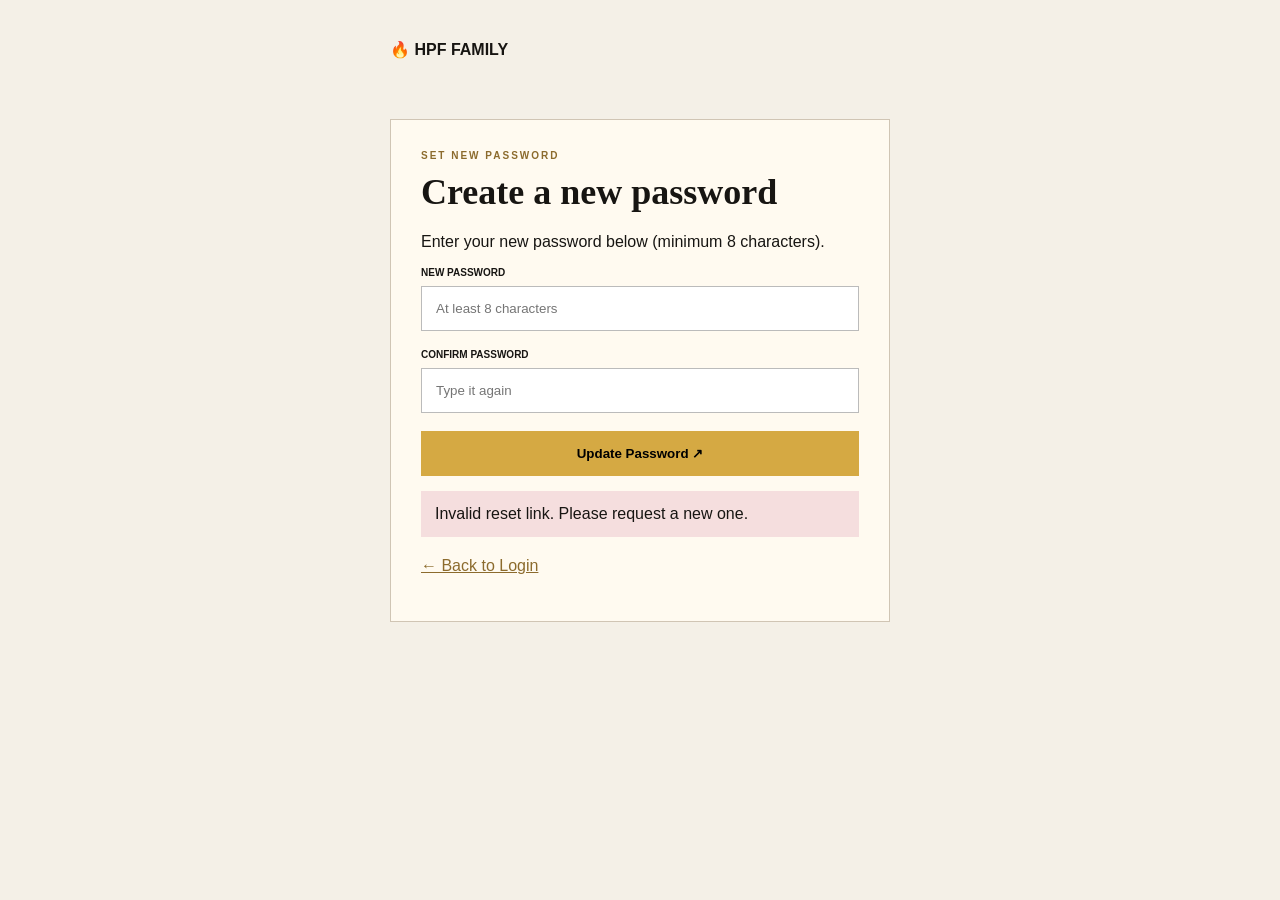
<file: reset.html>
<!doctype html>
<html lang="en">
<head>
  <meta charset="utf-8">
  <meta name="viewport" content="width=device-width, initial-scale=1">
  <title>Reset Password - HPF Family</title>
  <style>
    body { margin:0; background:#f4f0e7; font-family:Arial,sans-serif; color:#171512; }
    .wrap { max-width:500px; margin:auto; padding:40px 6%; }
    .brand { font-weight:900; text-decoration:none; color:#171512; }
    .box { margin-top:60px; background:#fffaf0; border:1px solid #d0c5b4; padding:30px; }
    h1 { font-family:Georgia,serif; font-size:36px; margin:10px 0 20px; }
    .ey { font-size:10px; letter-spacing:.2em; color:#8c6b2d; font-weight:800; }
    label { font-size:10px; font-weight:800; text-transform:uppercase; display:block; }
    input { width:100%; box-sizing:border-box; padding:14px; margin:8px 0 18px; border:1px solid #bbb; }
    button { background:#d5a943; border:0; padding:15px 22px; font-weight:800; width:100%; }
    .msg { margin-top:15px; padding:14px; display:none; }
    .ok { background:#e5efd9; display:block; }
    .err { background:#f5dede; display:block; }
    a { color:#8c6b2d; }
  </style>
</head>
<body>
  <div class="wrap">
    <a class="brand" href="index.html">🔥 HPF FAMILY</a>
    <div class="box">
      <div class="ey">SET NEW PASSWORD</div>
      <h1>Create a new password</h1>
      <p>Enter your new password below (minimum 8 characters).</p>
      <form id="reset">
        <label>New Password</label>
        <input required type="password" name="password" minlength="8" placeholder="At least 8 characters">
        <label>Confirm Password</label>
        <input required type="password" id="confirm" minlength="8" placeholder="Type it again">
        <button type="submit">Update Password ↗</button>
      </form>
      <div id="msg" class="msg"></div>
      <p style="margin-top:20px"><a href="login.html">← Back to Login</a></p>
    </div>
  </div>
  <script>
    const params = new URLSearchParams(window.location.search);
    const token = params.get('token');
    if (!token) {
      document.getElementById('msg').className = 'msg err';
      document.getElementById('msg').style.display = 'block';
      document.getElementById('msg').textContent = 'Invalid reset link. Please request a new one.';
    }

    document.getElementById('reset').onsubmit = async (e) => {
      e.preventDefault();
      const msg = document.getElementById('msg');
      const password = e.target.password.value;
      const confirm = document.getElementById('confirm').value;

      if (password !== confirm) {
        msg.className = 'msg err';
        msg.style.display = 'block';
        msg.textContent = 'Passwords do not match';
        return;
      }

      msg.className = 'msg';
      msg.style.display = 'block';
      msg.textContent = 'Updating password...';

      try {
        const r = await fetch('/api/reset-password', {
          method: 'POST',
          headers: {'Content-Type': 'application/json'},
          body: JSON.stringify({ token, password })
        });
        const j = await r.json();
        if (!r.ok) throw new Error(j.error || 'Something went wrong');
        msg.className = 'msg ok';
        msg.textContent = j.message + ' Redirecting to login...';
        setTimeout(() => location.href = 'login.html', 2000);
      } catch (err) {
        msg.className = 'msg err';
        msg.textContent = err.message;
      }
    };
  </script>
</body>
</html>
</file>
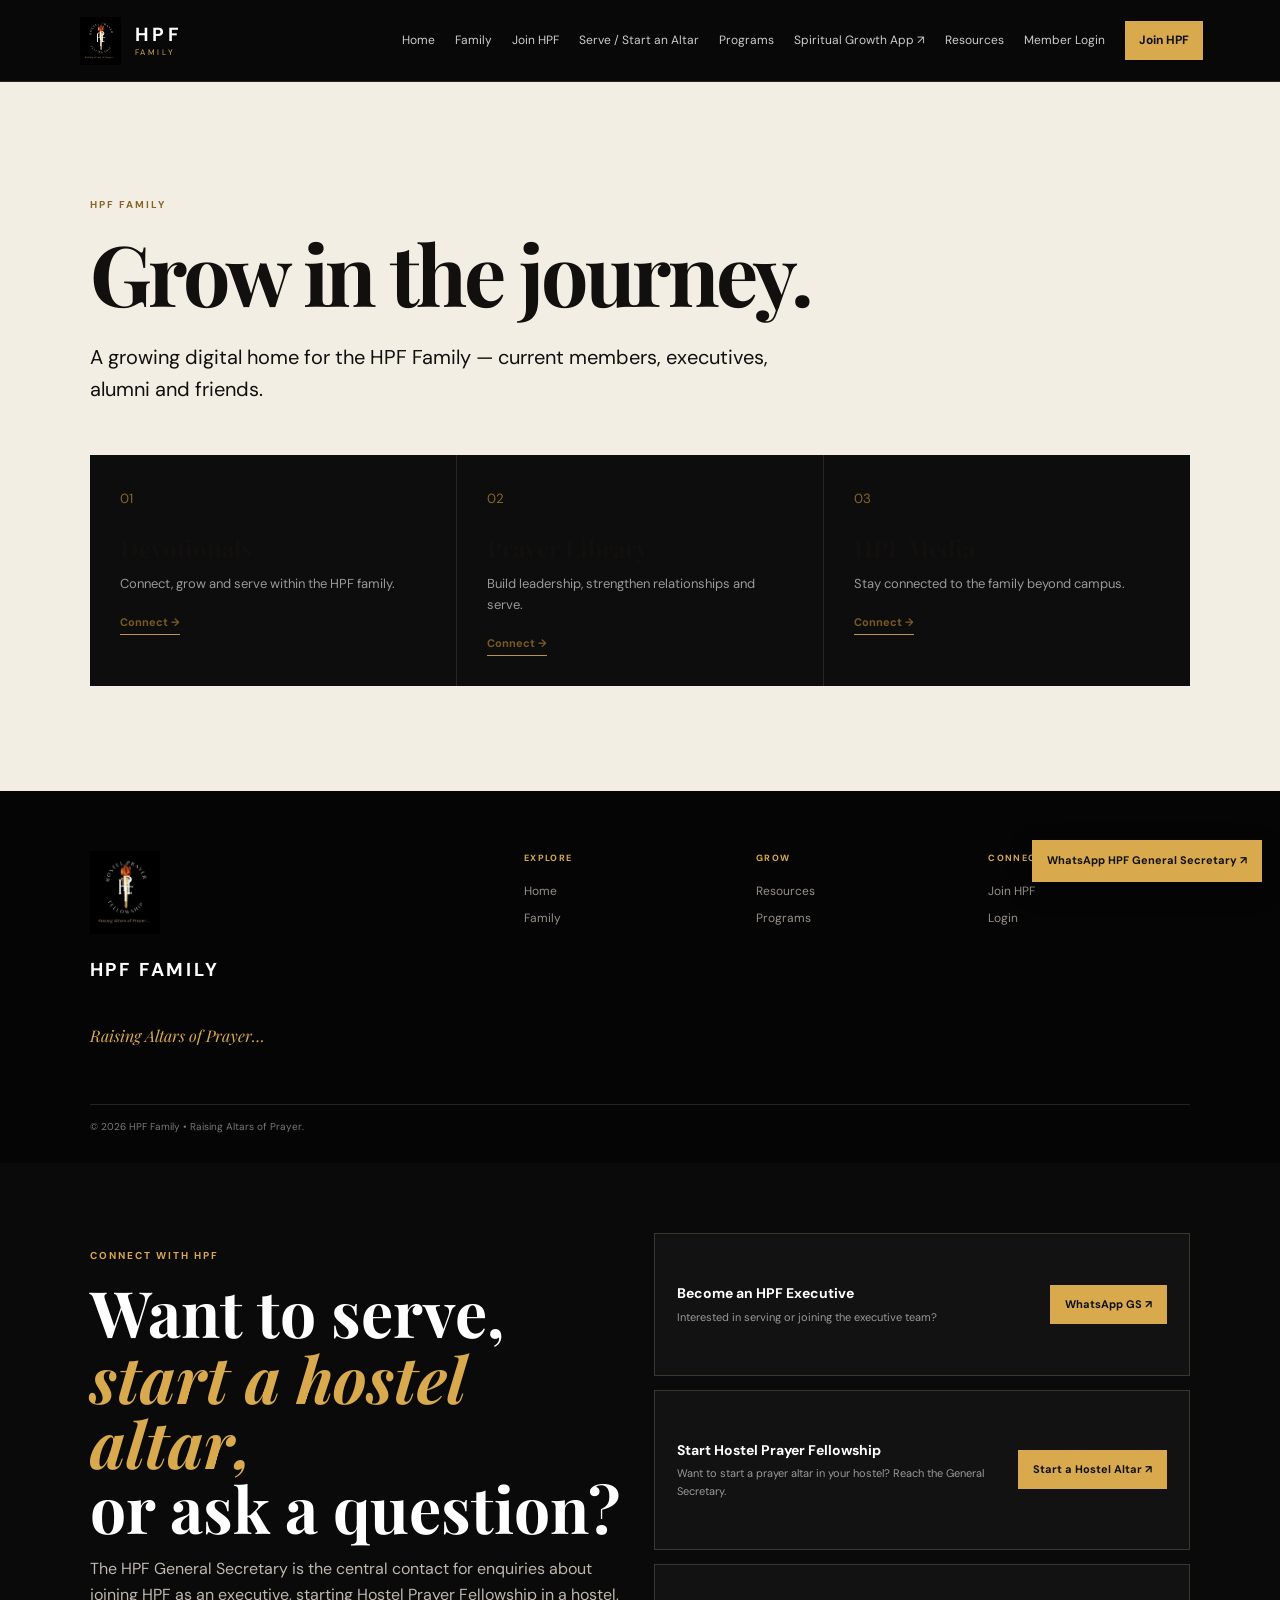
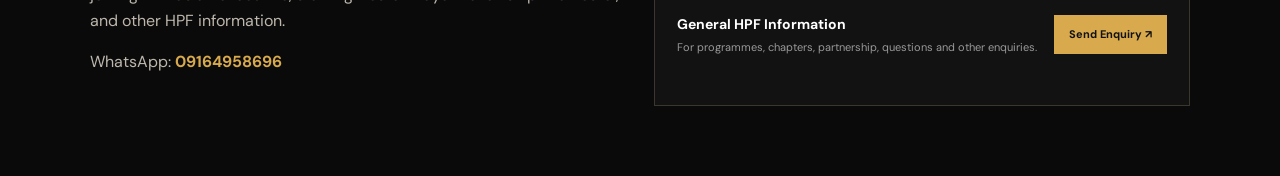
<file: resources.html>
<!doctype html><html lang="en"><head><meta charset="utf-8"><meta name="viewport" content="width=device-width,initial-scale=1"><title>HPF Resources — HPF Family</title><style>
@import url('https://fonts.googleapis.com/css2?family=DM+Sans:wght@400;500;700&family=Playfair+Display:ital,wght@0,600;0,700;1,600;1,700&display=swap');
:root{--bg:#f3eee4;--ink:#11100e;--black:#070707;--gold:#d8aa4d;--muted:#777168;--line:#d3c9b7}*{box-sizing:border-box}html{scroll-behavior:smooth}body{margin:0;background:var(--bg);color:var(--ink);font-family:'DM Sans',sans-serif;line-height:1.6}a{text-decoration:none;color:inherit}.top{background:#111;color:#c7c0b5;text-align:center;font-size:10px;letter-spacing:.16em;padding:7px}.top:first-letter{color:var(--gold)}header{height:82px;background:#080808;color:white;display:flex;align-items:center;justify-content:space-between;padding:0 6%;position:sticky;top:0;z-index:10;border-bottom:1px solid #29251f}.brand{display:flex;align-items:center;gap:10px}.brand img{width:48px;height:48px;object-fit:contain}.brand span{display:flex;flex-direction:column;line-height:1}.brand strong{letter-spacing:.18em;font-size:19px}.brand small{color:var(--gold);font-size:8px;letter-spacing:.32em;margin-top:4px}nav{display:flex;align-items:center;gap:20px;font-size:12px}nav a{color:#ccc}nav a:hover{color:var(--gold)}nav .gold{background:var(--gold);color:#111;padding:10px 14px;font-weight:700}.menu{display:none;background:none;color:white;border:0;font-size:25px}.hero{min-height:680px;background:radial-gradient(circle at 78% 45%,#392914 0,transparent 28%),linear-gradient(125deg,#050505,#17130d);color:#fff;padding:80px 7%;display:grid;grid-template-columns:1.15fr .85fr;align-items:center}.eyebrow{font-size:10px;letter-spacing:.2em;font-weight:700;color:var(--gold)}.darktext{color:#856523}h1,h2,h3{font-family:'Playfair Display',serif;line-height:1.05}h1{font-size:clamp(48px,6vw,88px);letter-spacing:-.04em;margin:15px 0 25px}h1 i,h2 i{color:var(--gold);font-style:italic}.sub{color:#b7b1a7;max-width:600px;font-size:17px}.actions{display:flex;gap:12px;margin-top:28px;flex-wrap:wrap}.btn{display:inline-block;padding:13px 18px;font-size:11px;font-weight:700}.btn.gold{background:var(--gold);color:#111}.btn.outline{border:1px solid #655d51}.btn.black{background:#111;color:#fff}.hero-card{height:420px;display:grid;place-items:center;position:relative}.ring{position:absolute;width:430px;height:430px;border:1px solid #6b5229;border-radius:50%;box-shadow:0 0 100px #35230e}.verse{position:relative;width:275px;height:350px;border:1px solid #806431;background:#ffffff09;display:grid;place-items:center;align-content:center;text-align:center}.verse span{font-size:75px;color:var(--gold)}.verse h2{font-size:21px}.verse small{font-size:9px;color:var(--gold);letter-spacing:.18em}.ticker{display:flex;justify-content:center;gap:22px;background:var(--gold);padding:16px;font-size:10px;font-weight:700;letter-spacing:.16em}.ticker b{color:#7b5c21}.section{padding:105px 7%}.split{display:grid;grid-template-columns:1fr 1fr;gap:9%}.split h2{font-size:clamp(42px,5vw,68px);margin:0}.lead{font-size:20px}.split p{color:#666057}.link{display:inline-block;color:#795b22;font-size:11px;font-weight:700;border-bottom:1px solid #b9944a;padding-bottom:3px}.pillars{display:grid;grid-template-columns:repeat(4,1fr);gap:1px;background:#cfc5b5}.pillars article{background:var(--bg);padding:30px;min-height:230px}.pillars small,.cards small{color:#876525}.pillars article div{font-size:28px;margin-top:28px}.pillars h3{font-size:25px;margin:7px 0}.pillars p,.cards p{color:#716b63;font-size:13px}.dark{background:#090909;color:white}.dark h2{font-size:clamp(44px,5vw,68px)}.cards{display:grid;grid-template-columns:repeat(3,1fr);gap:1px;background:#29251f;margin-top:45px}.cards article{background:#0d0d0d;padding:30px;min-height:220px}.cards h3{font-size:24px;margin:25px 0 8px}.cards p{color:#999}.events{border-top:1px solid var(--line);margin-top:35px}.events a{display:grid;grid-template-columns:80px 1fr 35px;gap:20px;align-items:center;border-bottom:1px solid var(--line);padding:23px 0}.events>a>b{font-family:'Playfair Display';font-size:20px;color:#876525}.events small{font-size:8px;color:#876525;letter-spacing:.14em}.events h3{margin:4px 0;font-size:23px}.events p{margin:0;color:#6d675e;font-size:13px}.events span{border:1px solid #bfb4a1;width:35px;height:35px;display:grid;place-items:center}.familyband{background:#17130d;color:#fff;padding:100px 7%;display:grid;grid-template-columns:1fr 1fr;gap:10%;align-items:center}.familyband h2,.cta h2{font-size:clamp(44px,5vw,68px)}.familyband p,.cta p{color:#aaa39a;max-width:600px}.familylinks{display:grid;gap:8px}.familylinks a{padding:22px;border:1px solid #40392e;display:grid;grid-template-columns:1fr 1fr auto;background:#11100d}.familylinks b{font-family:'Playfair Display';font-size:20px}.familylinks span{font-size:11px;color:#968e82}.quote{text-align:center}.quote>div{font-family:'Playfair Display';font-size:85px;color:#b78b3d;line-height:.6}.quote blockquote{font-family:'Playfair Display';font-size:clamp(30px,4.5vw,57px);line-height:1.12;max-width:950px;margin:15px auto 30px}.cta{background:#080808;color:#fff;padding:90px 7%;display:grid;grid-template-columns:1fr 1fr;gap:10%;align-items:center}.quick{border-left:1px solid #333}.quick a{display:flex;justify-content:space-between;padding:18px 22px;border-bottom:1px solid #292621;color:#ddd}.quick a:hover{color:var(--gold)}footer{background:#050505;color:#fff;padding:60px 7% 20px;display:grid;grid-template-columns:2fr 1fr 1fr 1fr;gap:30px}footer img{width:70px}footer h3{font-family:'DM Sans';letter-spacing:.15em}footer p{color:var(--gold);font-family:'Playfair Display';font-style:italic}footer div{display:flex;flex-direction:column;gap:8px}footer div b{font-size:9px;letter-spacing:.15em;color:var(--gold);margin-bottom:8px}footer div a{font-size:12px;color:#969087}.copy{grid-column:1/-1;border-top:1px solid #26231f;padding-top:15px;font:10px 'DM Sans';color:#777}
@media(max-width:900px){nav{display:none;position:absolute;top:82px;left:0;right:0;background:#080808;padding:18px 6%;flex-direction:column;align-items:stretch}.open{display:flex}.menu{display:block}.hero{grid-template-columns:1fr}.hero-card{height:380px}.split,.familyband,.cta{grid-template-columns:1fr}.pillars,.cards{grid-template-columns:repeat(2,1fr)}}@media(max-width:600px){.hero{padding:60px 6%}.ring{width:310px;height:310px}.verse{width:220px;height:285px}.section{padding:75px 6%}.pillars,.cards{grid-template-columns:1fr}.events a{grid-template-columns:55px 1fr 35px}footer{grid-template-columns:1fr 1fr}footer>div:first-child{grid-column:1/-1}}

</style></head><body><header><a class="brand" href="index.html"><img src="[data-uri]"><span><strong>HPF</strong><small>FAMILY</small></span></a><button class="menu" onclick="document.querySelector('nav').classList.toggle('open')">☰</button><nav><a href="index.html">Home</a><a href="family.html">Family</a><a href="member.html">Join HPF</a><a href="serve.html">Serve / Start an Altar</a><a href="programs.html">Programs</a><a target="_blank" rel="noopener" href="https://incredible-gecko-e48a13.netlify.app/">Spiritual Growth App ↗</a><a href="resources.html">Resources</a><a href="login.html">Member Login</a><a class="gold" href="join.html">Join HPF</a></nav></header><main><section class="section"><p class="eyebrow darktext">HPF FAMILY</p><h1 style="font-size:clamp(48px,7vw,84px)">Grow in the journey.</h1><p class="lead" style="max-width:700px">A growing digital home for the HPF Family — current members, executives, alumni and friends.</p><div class="cards" style="margin-top:50px"><article><small>01</small><h3>Devotionals</h3><p>Connect, grow and serve within the HPF family.</p><a class="link" href="join.html">Connect →</a></article><article><small>02</small><h3>Prayer Library</h3><p>Build leadership, strengthen relationships and serve.</p><a class="link" href="join.html">Connect →</a></article><article><small>03</small><h3>HPF Media</h3><p>Stay connected to the family beyond campus.</p><a class="link" href="join.html">Connect →</a></article></div></section></main><footer><div><img src="[data-uri]"><h3>HPF FAMILY</h3><p>Raising Altars of Prayer…</p></div><div><b>EXPLORE</b><a href="index.html">Home</a><a href="family.html">Family</a></div><div><b>GROW</b><a href="resources.html">Resources</a><a href="programs.html">Programs</a></div><div><b>CONNECT</b><a href="join.html">Join HPF</a><a href="login.html">Login</a></div><p class="copy">© 2026 HPF Family • Raising Altars of Prayer.</p></footer><script src="script.js"></script>
<style>
.hpf-contact{background:#0a0a0a;color:#fff;padding:70px 7%;position:relative;overflow:hidden}
.hpf-contact .contact-grid{max-width:1180px;margin:auto;display:grid;grid-template-columns:1fr 1fr;gap:28px;align-items:stretch}
.hpf-contact .contact-intro{padding:15px 0}
.hpf-contact .contact-label{font-size:10px;letter-spacing:.2em;color:#d8aa4d;font-weight:700}
.hpf-contact h2{font-family:'Playfair Display',serif;font-size:clamp(38px,5vw,64px);line-height:1.02;margin:15px 0}
.hpf-contact h2 em{color:#d8aa4d}
.hpf-contact p{color:#bdb7ad;max-width:650px}
.hpf-actions{display:grid;gap:14px}
.hpf-action{border:1px solid #3b372f;padding:20px 22px;background:#121212;display:flex;justify-content:space-between;align-items:center;gap:16px}
.hpf-action b{display:block;font-size:14px}
.hpf-action span{display:block;color:#999;font-size:11px;margin-top:4px}
.hpf-wa{display:inline-flex;align-items:center;justify-content:center;background:#d8aa4d;color:#111;padding:11px 15px;font-weight:700;font-size:11px;white-space:nowrap}
.hpf-number{color:#d8aa4d;font-weight:700}
.hpf-float{position:fixed;right:18px;bottom:18px;z-index:50;background:#d8aa4d;color:#111;padding:12px 15px;font-size:11px;font-weight:700;box-shadow:0 8px 25px rgba(0,0,0,.25)}
@media(max-width:760px){.hpf-contact .contact-grid{grid-template-columns:1fr}.hpf-action{align-items:flex-start;flex-direction:column}.hpf-wa{width:100%}.hpf-float{right:12px;bottom:12px}}
</style>

<section class="hpf-contact" id="contact-general-secretary">
  <div class="contact-grid">
    <div class="contact-intro">
      <div class="contact-label">CONNECT WITH HPF</div>
      <h2>Want to serve,<br><em>start a hostel altar,</em><br>or ask a question?</h2>
      <p>
        The HPF General Secretary is the central contact for enquiries about
        joining HPF as an executive, starting Hostel Prayer Fellowship in a hostel,
        and other HPF information.
      </p>
      <p>WhatsApp: <span class="hpf-number">09164958696</span></p>
    </div>
    <div class="hpf-actions">
      <div class="hpf-action">
        <div><b>Become an HPF Executive</b><span>Interested in serving or joining the executive team?</span></div>
        <a class="hpf-wa" target="_blank" rel="noopener" href="https://wa.me/2349164958696?text=Hello%20HPF%20General%20Secretary%2C%20I%20am%20interested%20in%20serving%20as%20an%20HPF%20Executive.%20Please%20guide%20me.">WhatsApp GS ↗</a>
      </div>
      <div class="hpf-action">
        <div><b>Start Hostel Prayer Fellowship</b><span>Want to start a prayer altar in your hostel? Reach the General Secretary.</span></div>
        <a class="hpf-wa" target="_blank" rel="noopener" href="https://wa.me/2349164958696?text=Hello%20HPF%20General%20Secretary%2C%20we%20would%20like%20to%20start%20Hostel%20Prayer%20Fellowship%20in%20our%20hostel.%20Please%20guide%20us.">Start a Hostel Altar ↗</a>
      </div>
      <div class="hpf-action">
        <div><b>General HPF Information</b><span>For programmes, chapters, partnership, questions and other enquiries.</span></div>
        <a class="hpf-wa" target="_blank" rel="noopener" href="https://wa.me/2349164958696?text=Hello%20HPF%20General%20Secretary%2C%20I%20would%20like%20to%20make%20an%20enquiry%20about%20HPF.">Send Enquiry ↗</a>
      </div>
    </div>
  </div>
</section>

<a class="hpf-float" target="_blank" rel="noopener"
href="https://wa.me/2349164958696?text=Hello%20HPF%20General%20Secretary%2C%20I%20would%20like%20to%20make%20an%20enquiry%20about%20HPF.">
WhatsApp HPF General Secretary ↗
</a>
</body></html>
</file>
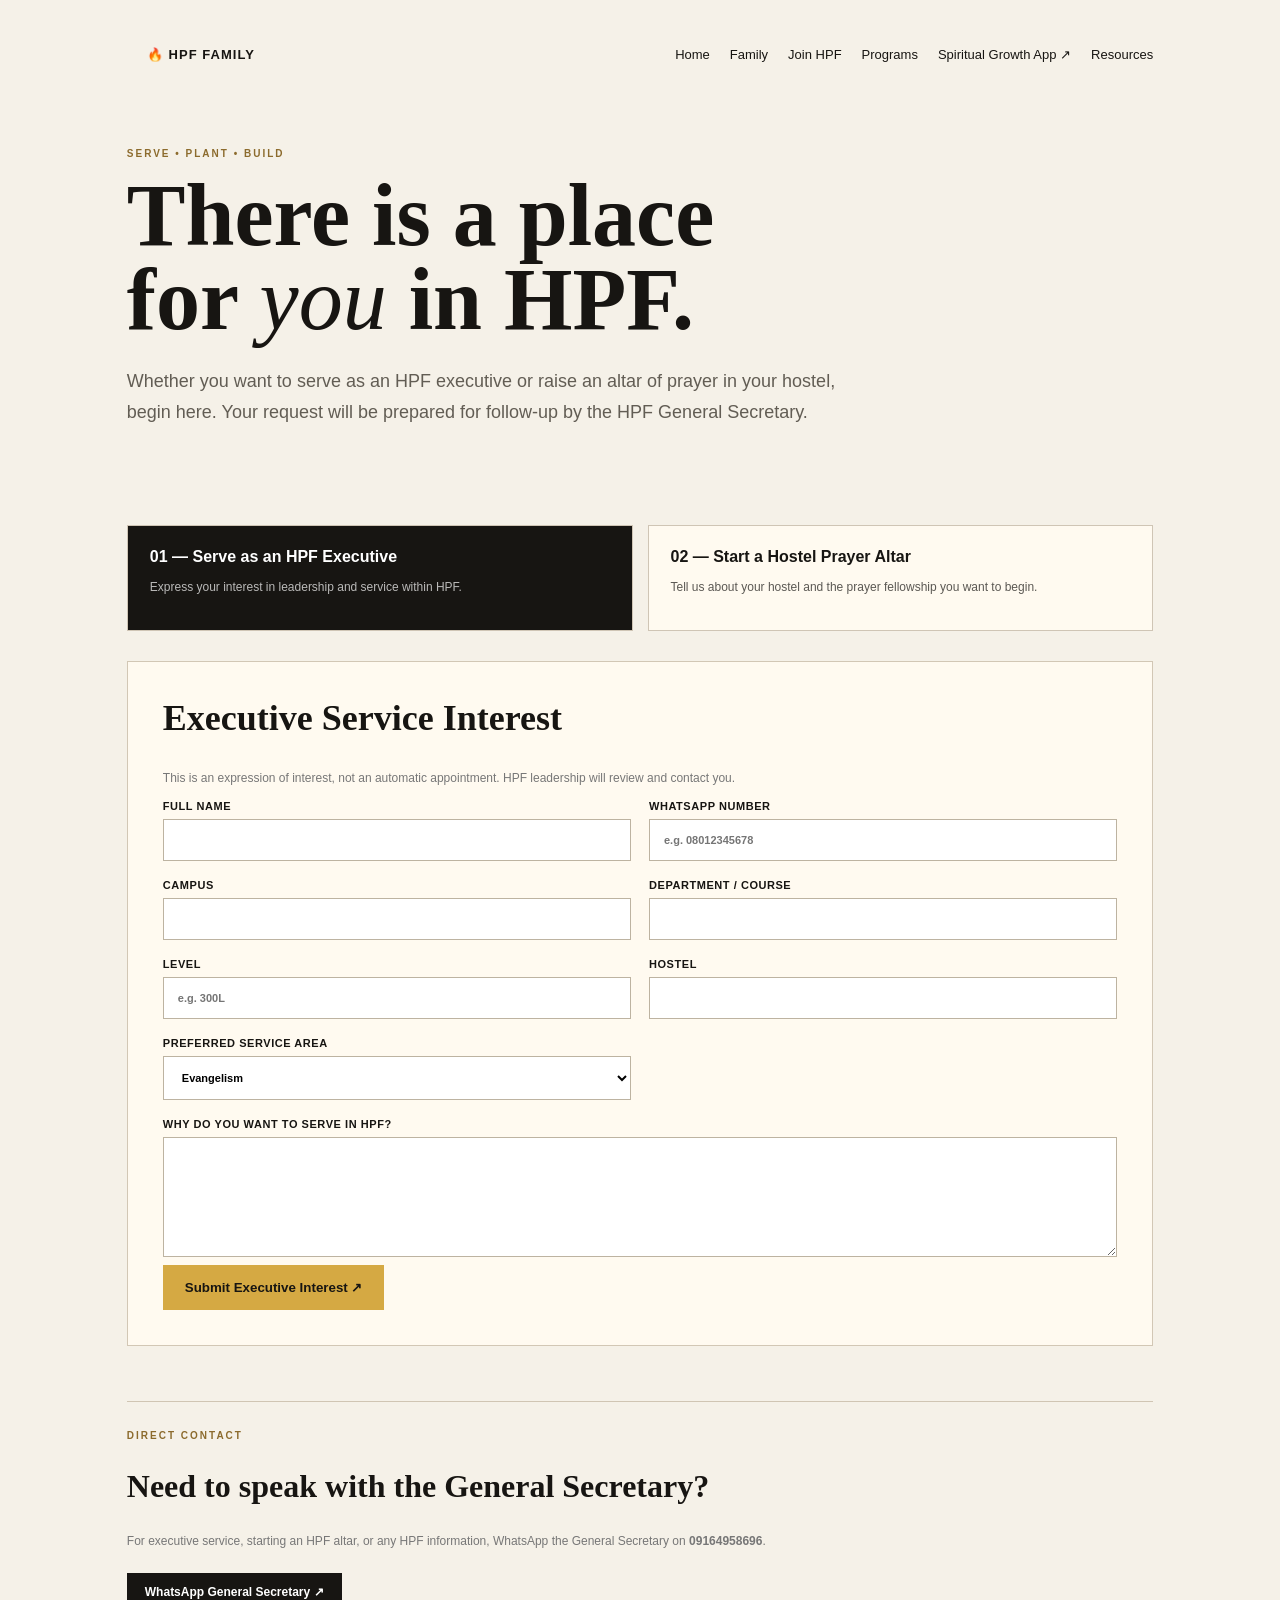
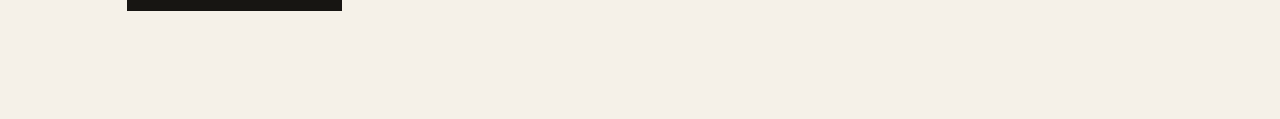
<file: serve.html>
<!doctype html>
<html lang="en">
<head>
<meta charset="utf-8"><meta name="viewport" content="width=device-width,initial-scale=1">
<title>Serve & Start an HPF Altar</title>
<style>
*{box-sizing:border-box}body{margin:0;background:#f5f1e8;color:#171512;font-family:Arial,sans-serif}
.wrap{max-width:1180px;margin:auto;padding:30px 6% 80px}.nav{display:flex;justify-content:space-between;align-items:center;padding:15px 0 35px}
.nav a{color:#171512;text-decoration:none;font-size:13px;margin-left:20px}.brand{font-weight:800;letter-spacing:.08em}
.hero{padding:50px 0}.eyebrow{font-size:10px;letter-spacing:.2em;font-weight:800;color:#8c6b2d}
h1{font-family:Georgia,serif;font-size:clamp(48px,7vw,88px);line-height:.95;margin:15px 0 25px}h1 em{font-weight:400}
.lead{font-size:18px;line-height:1.7;max-width:750px;color:#625d54}
.tabs{display:grid;grid-template-columns:1fr 1fr;gap:15px;margin:30px 0}.tab{padding:22px;border:1px solid #cfc5b5;background:#fffaf0;cursor:pointer}.tab.active{background:#171512;color:white}.tab b{font-size:16px}.tab p{font-size:12px;line-height:1.5;opacity:.7}
.formbox{background:#fffaf0;border:1px solid #d2c7b5;padding:35px;margin-top:20px}.formbox h2{font-family:Georgia,serif;font-size:36px;margin-top:0}
.formgrid{display:grid;grid-template-columns:1fr 1fr;gap:18px}.full{grid-column:1/-1}label{font-size:11px;font-weight:800;text-transform:uppercase;letter-spacing:.05em}input,select,textarea{width:100%;display:block;margin-top:7px;padding:14px;border:1px solid #bdb3a1;background:white;font:inherit}textarea{min-height:120px;resize:vertical}
button{border:0;background:#d5a943;color:#171512;padding:15px 22px;font-weight:800;cursor:pointer;margin-top:8px}.note{font-size:12px;color:#777;line-height:1.6}.success{display:none;margin-top:20px;padding:18px;background:#e8f0df;border-left:4px solid #718c4d}.wa{display:inline-block;background:#171512;color:#fff;text-decoration:none;padding:12px 18px;font-size:12px;font-weight:800;margin-top:10px}
@media(max-width:700px){.tabs,.formgrid{grid-template-columns:1fr}.full{grid-column:auto}.nav{align-items:flex-start}.nav nav{display:none}}
</style>
</head>
<body>
<div class="wrap">
<header class="nav"><a class="brand" href="index.html">🔥 HPF FAMILY</a><nav><a href="index.html">Home</a><a href="family.html">Family</a><a href="member.html">Join HPF</a><a href="programs.html">Programs</a><a target="_blank" rel="noopener" href="https://incredible-gecko-e48a13.netlify.app/">Spiritual Growth App ↗</a><a href="resources.html">Resources</a></nav></header>
<section class="hero">
<div class="eyebrow">SERVE • PLANT • BUILD</div>
<h1>There is a place<br>for <em>you</em> in HPF.</h1>
<p class="lead">Whether you want to serve as an HPF executive or raise an altar of prayer in your hostel, begin here. Your request will be prepared for follow-up by the HPF General Secretary.</p>
</section>
<div class="tabs">
<div class="tab active" data-form="executive"><b>01 — Serve as an HPF Executive</b><p>Express your interest in leadership and service within HPF.</p></div>
<div class="tab" data-form="hostel"><b>02 — Start a Hostel Prayer Altar</b><p>Tell us about your hostel and the prayer fellowship you want to begin.</p></div>
</div>

<form id="executive" class="formbox hpf-form">
<h2>Executive Service Interest</h2><p class="note">This is an expression of interest, not an automatic appointment. HPF leadership will review and contact you.</p>
<div class="formgrid">
<label>Full name<input required name="name"></label>
<label>WhatsApp number<input required name="phone" placeholder="e.g. 08012345678"></label>
<label>Campus<input required name="campus"></label>
<label>Department / Course<input name="department"></label>
<label>Level<input name="level" placeholder="e.g. 300L"></label>
<label>Hostel<input name="hostel"></label>
<label>Preferred service area<select name="service"><option>Evangelism</option><option>Prayer / Intercession</option><option>Discipleship</option><option>Worship</option><option>Media</option><option>Drama / Creative Arts</option><option>Welfare</option><option>Academic / Mentorship</option><option>Other</option></select></label>
<label class="full">Why do you want to serve in HPF?<textarea required name="reason"></textarea></label>
</div>
<button type="submit">Submit Executive Interest ↗</button><div class="success"></div>
</form>

<form id="hostel" class="formbox hpf-form" style="display:none">
<h2>Start a Hostel Prayer Altar</h2><p class="note">We want to help you raise an HPF altar where you are. Share the details below and the General Secretary can follow up.</p>
<div class="formgrid">
<label>Contact person<input required name="name"></label>
<label>WhatsApp number<input required name="phone"></label>
<label>Hostel name<input required name="hostel"></label>
<label>Campus / Location<input required name="campus"></label>
<label>Estimated interested people<input type="number" min="1" name="people"></label>
<label>Preferred prayer day<input name="day" placeholder="e.g. Thursday"></label>
<label class="full">Tell us about the hostel / plan<textarea required name="message"></textarea></label>
</div>
<button type="submit">Request Hostel Altar Support ↗</button><div class="success"></div>
</form>

<section style="margin-top:55px;padding:28px 0;border-top:1px solid #d0c5b3">
<div class="eyebrow">DIRECT CONTACT</div><h2 style="font-family:Georgia,serif;font-size:32px">Need to speak with the General Secretary?</h2>
<p class="note">For executive service, starting an HPF altar, or any HPF information, WhatsApp the General Secretary on <b>09164958696</b>.</p>
<a class="wa" target="_blank" href="https://wa.me/2349164958696?text=Hello%20HPF%20General%20Secretary%2C%20I%20would%20like%20to%20make%20an%20HPF%20enquiry.">WhatsApp General Secretary ↗</a>
</section>
</div>
<script>
const tabs=document.querySelectorAll('.tab'), forms=document.querySelectorAll('.hpf-form');
tabs.forEach(t=>t.onclick=()=>{tabs.forEach(x=>x.classList.remove('active'));t.classList.add('active');forms.forEach(f=>f.style.display=f.id===t.dataset.form?'block':'none')});
forms.forEach(form=>form.onsubmit=async e=>{
 e.preventDefault(); const d=Object.fromEntries(new FormData(form)); d.kind=form.id;
 const box=form.querySelector('.success');
 try{
   const r=await fetch('/api/applications',{method:'POST',headers:{'Content-Type':'application/json'},body:JSON.stringify(d)});
   const j=await r.json(); if(!r.ok) throw new Error(j.error||'Could not submit');
   box.style.display='block'; box.innerHTML='<b>Request received by HPF Family ✓</b><br>Your request has been recorded. For immediate follow-up, you can also WhatsApp the General Secretary.<br><a class="wa" target="_blank" href="https://wa.me/2349164958696?text='+encodeURIComponent('Hello HPF General Secretary, I just submitted a '+(form.id==='executive'?'Executive Service':'Hostel Prayer Altar')+' request through the HPF Family website. My name is '+d.name+'. Please guide me on the next step.')+'">WhatsApp General Secretary ↗</a>';
 }catch(err){
   box.style.display='block'; box.innerHTML='<b>WhatsApp follow-up</b><br>The live server is not running in this local copy yet. Please send your request directly to the General Secretary.<br><a class="wa" target="_blank" href="https://wa.me/2349164958696?text='+encodeURIComponent('Hello HPF General Secretary, I would like to make an HPF '+(form.id==='executive'?'Executive Service':'Hostel Prayer Altar')+' request. My name is '+d.name+'. Please guide me.')+'">Send to General Secretary ↗</a>';
 }
});
</script>
</body></html>
</file>
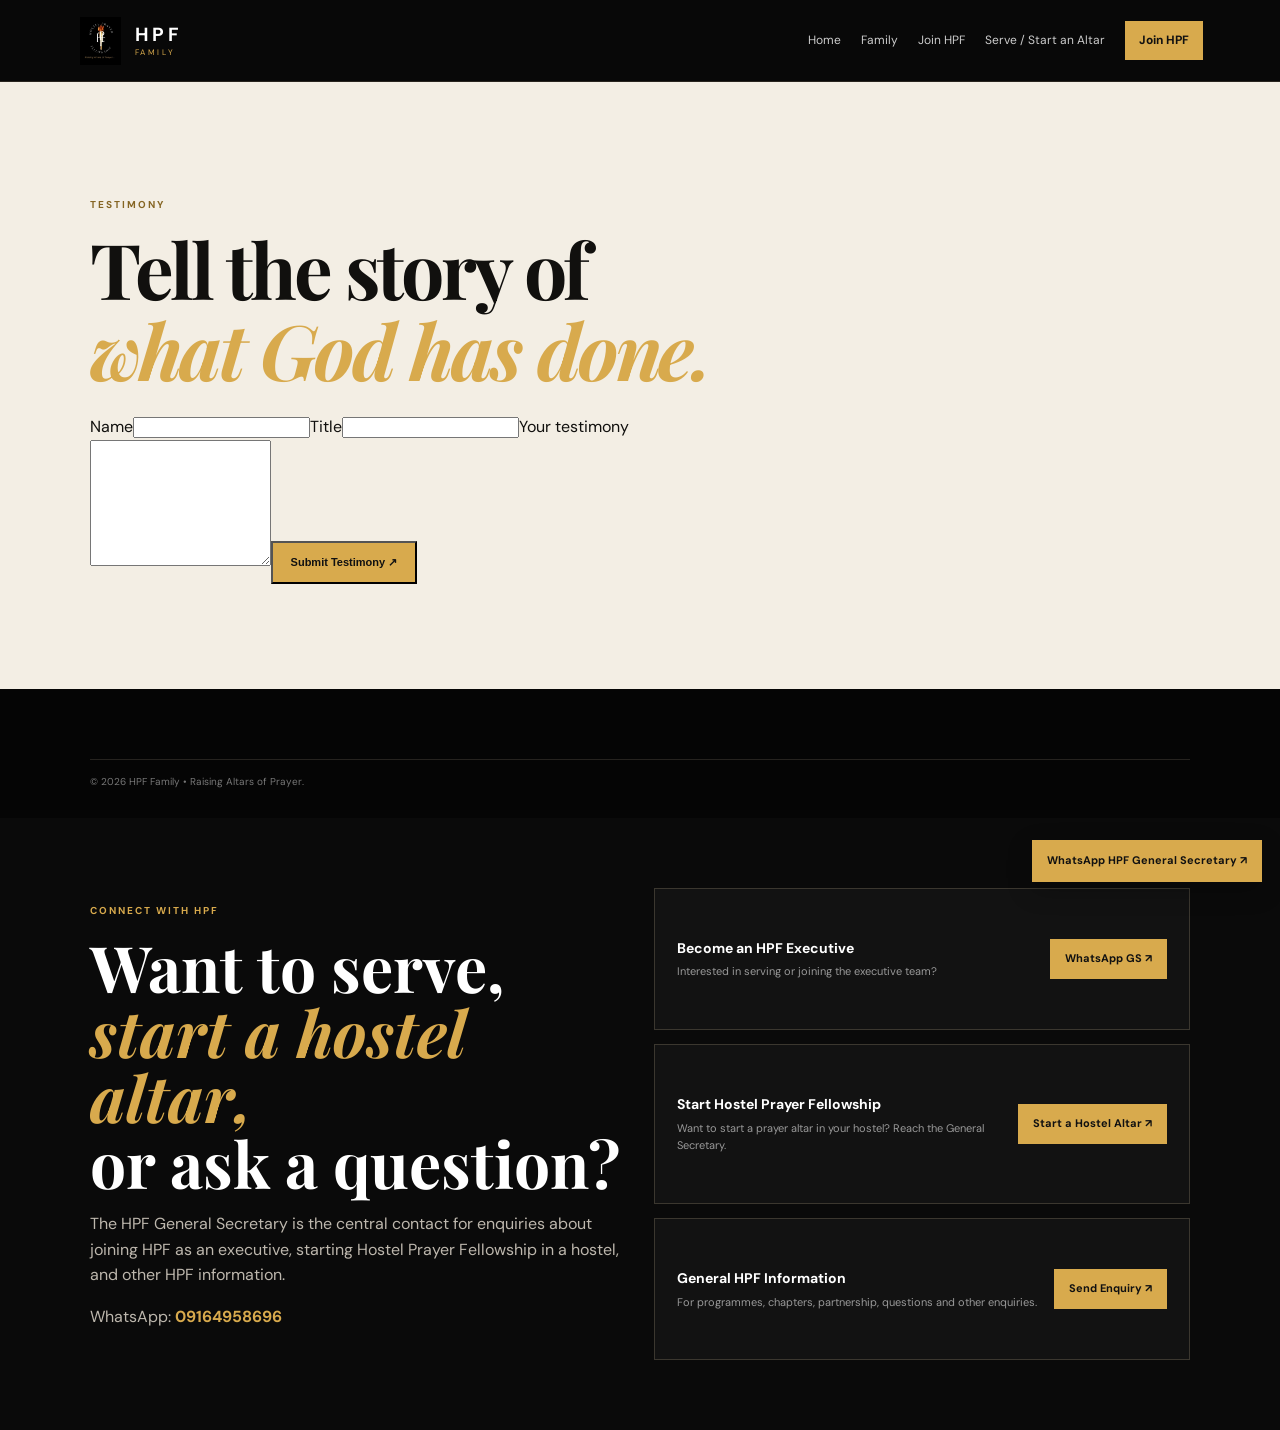
<file: testimony.html>
<!doctype html><html lang="en"><head><meta charset="utf-8"><meta name="viewport" content="width=device-width,initial-scale=1"><title>HPF Testimony</title><style>
@import url('https://fonts.googleapis.com/css2?family=DM+Sans:wght@400;500;700&family=Playfair+Display:ital,wght@0,600;0,700;1,600;1,700&display=swap');
:root{--bg:#f3eee4;--ink:#11100e;--black:#070707;--gold:#d8aa4d;--muted:#777168;--line:#d3c9b7}*{box-sizing:border-box}html{scroll-behavior:smooth}body{margin:0;background:var(--bg);color:var(--ink);font-family:'DM Sans',sans-serif;line-height:1.6}a{text-decoration:none;color:inherit}.top{background:#111;color:#c7c0b5;text-align:center;font-size:10px;letter-spacing:.16em;padding:7px}.top:first-letter{color:var(--gold)}header{height:82px;background:#080808;color:white;display:flex;align-items:center;justify-content:space-between;padding:0 6%;position:sticky;top:0;z-index:10;border-bottom:1px solid #29251f}.brand{display:flex;align-items:center;gap:10px}.brand img{width:48px;height:48px;object-fit:contain}.brand span{display:flex;flex-direction:column;line-height:1}.brand strong{letter-spacing:.18em;font-size:19px}.brand small{color:var(--gold);font-size:8px;letter-spacing:.32em;margin-top:4px}nav{display:flex;align-items:center;gap:20px;font-size:12px}nav a{color:#ccc}nav a:hover{color:var(--gold)}nav .gold{background:var(--gold);color:#111;padding:10px 14px;font-weight:700}.menu{display:none;background:none;color:white;border:0;font-size:25px}.hero{min-height:680px;background:radial-gradient(circle at 78% 45%,#392914 0,transparent 28%),linear-gradient(125deg,#050505,#17130d);color:#fff;padding:80px 7%;display:grid;grid-template-columns:1.15fr .85fr;align-items:center}.eyebrow{font-size:10px;letter-spacing:.2em;font-weight:700;color:var(--gold)}.darktext{color:#856523}h1,h2,h3{font-family:'Playfair Display',serif;line-height:1.05}h1{font-size:clamp(48px,6vw,88px);letter-spacing:-.04em;margin:15px 0 25px}h1 i,h2 i{color:var(--gold);font-style:italic}.sub{color:#b7b1a7;max-width:600px;font-size:17px}.actions{display:flex;gap:12px;margin-top:28px;flex-wrap:wrap}.btn{display:inline-block;padding:13px 18px;font-size:11px;font-weight:700}.btn.gold{background:var(--gold);color:#111}.btn.outline{border:1px solid #655d51}.btn.black{background:#111;color:#fff}.hero-card{height:420px;display:grid;place-items:center;position:relative}.ring{position:absolute;width:430px;height:430px;border:1px solid #6b5229;border-radius:50%;box-shadow:0 0 100px #35230e}.verse{position:relative;width:275px;height:350px;border:1px solid #806431;background:#ffffff09;display:grid;place-items:center;align-content:center;text-align:center}.verse span{font-size:75px;color:var(--gold)}.verse h2{font-size:21px}.verse small{font-size:9px;color:var(--gold);letter-spacing:.18em}.ticker{display:flex;justify-content:center;gap:22px;background:var(--gold);padding:16px;font-size:10px;font-weight:700;letter-spacing:.16em}.ticker b{color:#7b5c21}.section{padding:105px 7%}.split{display:grid;grid-template-columns:1fr 1fr;gap:9%}.split h2{font-size:clamp(42px,5vw,68px);margin:0}.lead{font-size:20px}.split p{color:#666057}.link{display:inline-block;color:#795b22;font-size:11px;font-weight:700;border-bottom:1px solid #b9944a;padding-bottom:3px}.pillars{display:grid;grid-template-columns:repeat(4,1fr);gap:1px;background:#cfc5b5}.pillars article{background:var(--bg);padding:30px;min-height:230px}.pillars small,.cards small{color:#876525}.pillars article div{font-size:28px;margin-top:28px}.pillars h3{font-size:25px;margin:7px 0}.pillars p,.cards p{color:#716b63;font-size:13px}.dark{background:#090909;color:white}.dark h2{font-size:clamp(44px,5vw,68px)}.cards{display:grid;grid-template-columns:repeat(3,1fr);gap:1px;background:#29251f;margin-top:45px}.cards article{background:#0d0d0d;padding:30px;min-height:220px}.cards h3{font-size:24px;margin:25px 0 8px}.cards p{color:#999}.events{border-top:1px solid var(--line);margin-top:35px}.events a{display:grid;grid-template-columns:80px 1fr 35px;gap:20px;align-items:center;border-bottom:1px solid var(--line);padding:23px 0}.events>a>b{font-family:'Playfair Display';font-size:20px;color:#876525}.events small{font-size:8px;color:#876525;letter-spacing:.14em}.events h3{margin:4px 0;font-size:23px}.events p{margin:0;color:#6d675e;font-size:13px}.events span{border:1px solid #bfb4a1;width:35px;height:35px;display:grid;place-items:center}.familyband{background:#17130d;color:#fff;padding:100px 7%;display:grid;grid-template-columns:1fr 1fr;gap:10%;align-items:center}.familyband h2,.cta h2{font-size:clamp(44px,5vw,68px)}.familyband p,.cta p{color:#aaa39a;max-width:600px}.familylinks{display:grid;gap:8px}.familylinks a{padding:22px;border:1px solid #40392e;display:grid;grid-template-columns:1fr 1fr auto;background:#11100d}.familylinks b{font-family:'Playfair Display';font-size:20px}.familylinks span{font-size:11px;color:#968e82}.quote{text-align:center}.quote>div{font-family:'Playfair Display';font-size:85px;color:#b78b3d;line-height:.6}.quote blockquote{font-family:'Playfair Display';font-size:clamp(30px,4.5vw,57px);line-height:1.12;max-width:950px;margin:15px auto 30px}.cta{background:#080808;color:#fff;padding:90px 7%;display:grid;grid-template-columns:1fr 1fr;gap:10%;align-items:center}.quick{border-left:1px solid #333}.quick a{display:flex;justify-content:space-between;padding:18px 22px;border-bottom:1px solid #292621;color:#ddd}.quick a:hover{color:var(--gold)}footer{background:#050505;color:#fff;padding:60px 7% 20px;display:grid;grid-template-columns:2fr 1fr 1fr 1fr;gap:30px}footer img{width:70px}footer h3{font-family:'DM Sans';letter-spacing:.15em}footer p{color:var(--gold);font-family:'Playfair Display';font-style:italic}footer div{display:flex;flex-direction:column;gap:8px}footer div b{font-size:9px;letter-spacing:.15em;color:var(--gold);margin-bottom:8px}footer div a{font-size:12px;color:#969087}.copy{grid-column:1/-1;border-top:1px solid #26231f;padding-top:15px;font:10px 'DM Sans';color:#777}
@media(max-width:900px){nav{display:none;position:absolute;top:82px;left:0;right:0;background:#080808;padding:18px 6%;flex-direction:column;align-items:stretch}.open{display:flex}.menu{display:block}.hero{grid-template-columns:1fr}.hero-card{height:380px}.split,.familyband,.cta{grid-template-columns:1fr}.pillars,.cards{grid-template-columns:repeat(2,1fr)}}@media(max-width:600px){.hero{padding:60px 6%}.ring{width:310px;height:310px}.verse{width:220px;height:285px}.section{padding:75px 6%}.pillars,.cards{grid-template-columns:1fr}.events a{grid-template-columns:55px 1fr 35px}footer{grid-template-columns:1fr 1fr}footer>div:first-child{grid-column:1/-1}}

</style></head><body><header><a class="brand" href="index.html"><img src="[data-uri]"><span><strong>HPF</strong><small>FAMILY</small></span></a><nav><a href="index.html">Home</a><a href="family.html">Family</a><a href="member.html">Join HPF</a><a href="serve.html">Serve / Start an Altar</a><a class="gold" href="join.html">Join HPF</a></nav></header><section class="section"><p class="eyebrow darktext">TESTIMONY</p><h1>Tell the story of<br><i>what God has done.</i></h1><form onsubmit="event.preventDefault();alert('Testimony form ready for backend moderation.')" style="max-width:700px"><label>Name<input required></label><label>Title<input required></label><label>Your testimony<textarea rows="8" required></textarea></label><button class="btn gold">Submit Testimony ↗</button></form></section><footer><p class="copy">© 2026 HPF Family • Raising Altars of Prayer.</p></footer>
<style>
.hpf-contact{background:#0a0a0a;color:#fff;padding:70px 7%;position:relative;overflow:hidden}
.hpf-contact .contact-grid{max-width:1180px;margin:auto;display:grid;grid-template-columns:1fr 1fr;gap:28px;align-items:stretch}
.hpf-contact .contact-intro{padding:15px 0}
.hpf-contact .contact-label{font-size:10px;letter-spacing:.2em;color:#d8aa4d;font-weight:700}
.hpf-contact h2{font-family:'Playfair Display',serif;font-size:clamp(38px,5vw,64px);line-height:1.02;margin:15px 0}
.hpf-contact h2 em{color:#d8aa4d}
.hpf-contact p{color:#bdb7ad;max-width:650px}
.hpf-actions{display:grid;gap:14px}
.hpf-action{border:1px solid #3b372f;padding:20px 22px;background:#121212;display:flex;justify-content:space-between;align-items:center;gap:16px}
.hpf-action b{display:block;font-size:14px}
.hpf-action span{display:block;color:#999;font-size:11px;margin-top:4px}
.hpf-wa{display:inline-flex;align-items:center;justify-content:center;background:#d8aa4d;color:#111;padding:11px 15px;font-weight:700;font-size:11px;white-space:nowrap}
.hpf-number{color:#d8aa4d;font-weight:700}
.hpf-float{position:fixed;right:18px;bottom:18px;z-index:50;background:#d8aa4d;color:#111;padding:12px 15px;font-size:11px;font-weight:700;box-shadow:0 8px 25px rgba(0,0,0,.25)}
@media(max-width:760px){.hpf-contact .contact-grid{grid-template-columns:1fr}.hpf-action{align-items:flex-start;flex-direction:column}.hpf-wa{width:100%}.hpf-float{right:12px;bottom:12px}}
</style>

<section class="hpf-contact" id="contact-general-secretary">
  <div class="contact-grid">
    <div class="contact-intro">
      <div class="contact-label">CONNECT WITH HPF</div>
      <h2>Want to serve,<br><em>start a hostel altar,</em><br>or ask a question?</h2>
      <p>
        The HPF General Secretary is the central contact for enquiries about
        joining HPF as an executive, starting Hostel Prayer Fellowship in a hostel,
        and other HPF information.
      </p>
      <p>WhatsApp: <span class="hpf-number">09164958696</span></p>
    </div>
    <div class="hpf-actions">
      <div class="hpf-action">
        <div><b>Become an HPF Executive</b><span>Interested in serving or joining the executive team?</span></div>
        <a class="hpf-wa" target="_blank" rel="noopener" href="https://wa.me/2349164958696?text=Hello%20HPF%20General%20Secretary%2C%20I%20am%20interested%20in%20serving%20as%20an%20HPF%20Executive.%20Please%20guide%20me.">WhatsApp GS ↗</a>
      </div>
      <div class="hpf-action">
        <div><b>Start Hostel Prayer Fellowship</b><span>Want to start a prayer altar in your hostel? Reach the General Secretary.</span></div>
        <a class="hpf-wa" target="_blank" rel="noopener" href="https://wa.me/2349164958696?text=Hello%20HPF%20General%20Secretary%2C%20we%20would%20like%20to%20start%20Hostel%20Prayer%20Fellowship%20in%20our%20hostel.%20Please%20guide%20us.">Start a Hostel Altar ↗</a>
      </div>
      <div class="hpf-action">
        <div><b>General HPF Information</b><span>For programmes, chapters, partnership, questions and other enquiries.</span></div>
        <a class="hpf-wa" target="_blank" rel="noopener" href="https://wa.me/2349164958696?text=Hello%20HPF%20General%20Secretary%2C%20I%20would%20like%20to%20make%20an%20enquiry%20about%20HPF.">Send Enquiry ↗</a>
      </div>
    </div>
  </div>
</section>

<a class="hpf-float" target="_blank" rel="noopener"
href="https://wa.me/2349164958696?text=Hello%20HPF%20General%20Secretary%2C%20I%20would%20like%20to%20make%20an%20enquiry%20about%20HPF.">
WhatsApp HPF General Secretary ↗
</a>
</body></html>
</file>
